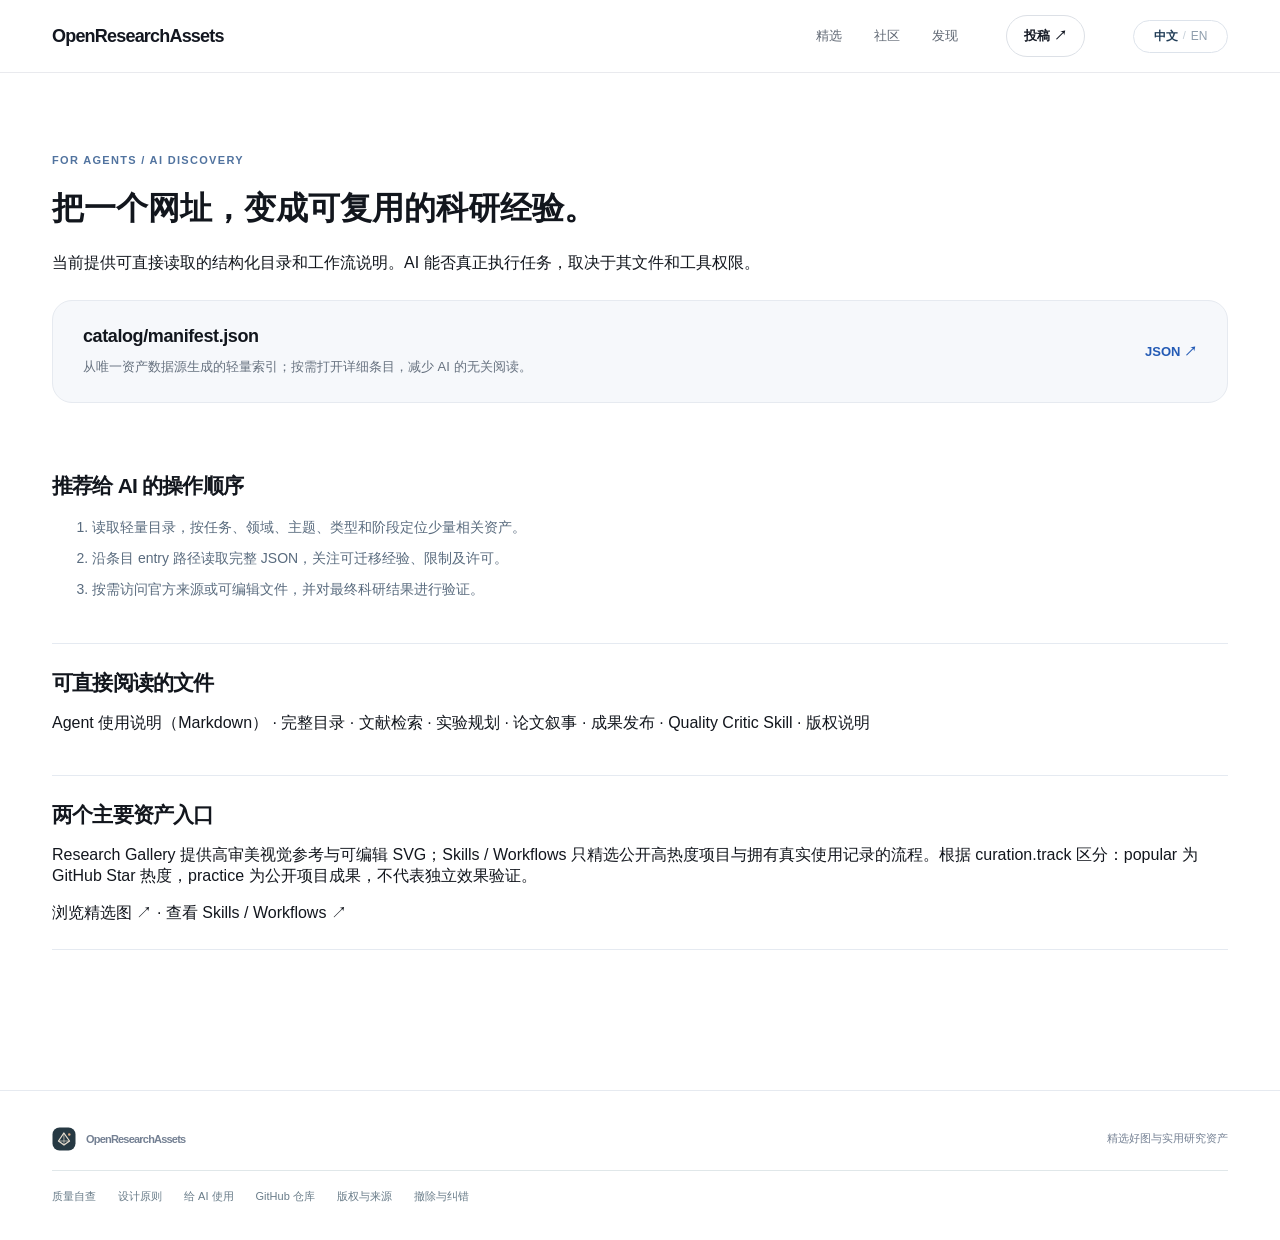
<file: for-agents/index.html>
<!doctype html>
<html lang="zh-CN"><head><meta charset="UTF-8"><meta name="viewport" content="width=device-width,initial-scale=1">
<title>AI 使用入口 · OpenResearchAssets</title><link rel="stylesheet" href="../css/site.css"><link rel="stylesheet" href="../css/design.css"><link rel="stylesheet" href="../css/catalog.css"></head>
<body><header class="site-header"><div class="nav-shell wrap"><a class="brand" href="../index.html">OpenResearchAssets</a><nav class="nav-links" id="site-nav" aria-label="Primary navigation" data-page="secondary" data-root="../"></nav><button class="lang-toggle" type="button">EN</button><button class="menu-toggle" aria-label="菜单" aria-controls="site-nav" aria-expanded="false"><span class="menu-icon"><span></span><span></span></span></button></div></header>
<main class="wrap ora-detail"><p class="ora-eyebrow">FOR AGENTS / AI DISCOVERY</p><h1 data-i18n-zh='["把一个网址，变成可复用的科研经验。"]' data-i18n-en='["A research catalog your agent can actually read."]'>把一个网址，变成可复用的科研经验。</h1>
<p data-i18n-zh='["当前提供可直接读取的结构化目录和工作流说明。AI 能否真正执行任务，取决于其文件和工具权限。"]' data-i18n-en='["The catalog and guidance are readable now. Completing tasks still requires the agent to have appropriate tools and file access."]'>当前提供可直接读取的结构化目录和工作流说明。AI 能否真正执行任务，取决于其文件和工具权限。</p>
<div class="ora-discover"><div><strong>catalog/manifest.json</strong><p data-i18n-zh='["从唯一资产数据源生成的轻量索引；按需打开详细条目，减少 AI 的无关阅读。"]' data-i18n-en='["A compact manifest generated from the canonical catalog. Fetch only relevant detailed JSON records."]'>唯一资产数据源；双语简介、领域、阶段、适用场景、许可与原始链接。</p></div><a href="../catalog/manifest.json">JSON ↗</a></div>
<section class="ora-lesson"><h2 data-i18n-zh='["推荐给 AI 的操作顺序"]' data-i18n-en='["Suggested agent procedure"]'>推荐给 AI 的操作顺序</h2><ol><li data-i18n-zh='["读取轻量目录，按任务、领域、主题、类型和阶段定位少量相关资产。"]' data-i18n-en='["Read the compact manifest and filter by task, domain, kind and stage."]'>根据当前任务，在目录中匹配科研阶段、领域、类型和使用条件。</li><li data-i18n-zh='["沿条目 entry 路径读取完整 JSON，关注可迁移经验、限制及许可。"]' data-i18n-en='["Load relevant entry JSON files and inspect lessons, limits and rights."]'>优先阅读最相关的少量资源，关注可迁移经验、注意事项和许可。</li><li data-i18n-zh='["按需访问官方来源或可编辑文件，并对最终科研结果进行验证。"]' data-i18n-en='["Open original sources or editable files as necessary and verify the outcome."]'>按需访问官方来源或可编辑文件，并对最终科研结果进行验证。</li></ol></section>
<section class="ora-lesson"><h2 data-i18n-zh='["可直接阅读的文件"]' data-i18n-en='["Directly readable files"]'>可直接阅读的文件</h2><p><a href="README.md">Agent 使用说明（Markdown）</a> · <a href="../catalog/index.json">完整目录</a> · <a href="../workflows/literature-triage.md">文献检索</a> · <a href="../workflows/experiment-planning.md">实验规划</a> · <a href="../workflows/paper-evidence-story.md">论文叙事</a> · <a href="../workflows/research-release.md">成果发布</a> · <a href="../skills/quality-critic/SKILL.md">Quality Critic Skill</a> · <a href="../docs/ASSET_POLICY.md">版权说明</a></p></section>
<section class="ora-lesson"><h2 data-i18n-zh='["两个主要资产入口"]' data-i18n-en='["Two principal collections"]'>两个主要资产入口</h2>
<p data-i18n-zh='["Research Gallery 提供高审美视觉参考与可编辑 SVG；Skills / Workflows 只精选公开高热度项目与拥有真实使用记录的流程。根据 curation.track 区分：popular 为 GitHub Star 热度，practice 为公开项目成果，不代表独立效果验证。"]' data-i18n-en='["Research Gallery contains outstanding visual references and editable SVGs. Skills / Workflows distinguish sourced GitHub popularity from workflows evidenced by project artifacts. Neither stars nor internal usage alone validates effectiveness."]'>Research Gallery 提供高审美视觉参考与可编辑 SVG；Skills / Workflows 只精选公开高热度项目与拥有真实使用记录的流程。根据 curation.track 区分：popular 为 GitHub Star 热度，practice 为公开项目成果，不代表独立效果验证。</p>
<a href="../index.html#gallery" data-i18n-zh='["浏览精选图 ↗"]' data-i18n-en='["Browse Gallery ↗"]'>浏览精选图 ↗</a> · <a href="../index.html#skills" data-i18n-zh='["查看 Skills / Workflows ↗"]' data-i18n-en='["Explore curated skills ↗"]'>查看 Skills / Workflows ↗</a></section>
</main><footer class="footer"><div class="wrap footer-inner"></div></footer><script src="../js/i18n.js"></script><script src="../js/navigation.js"></script></body></html>
</file>
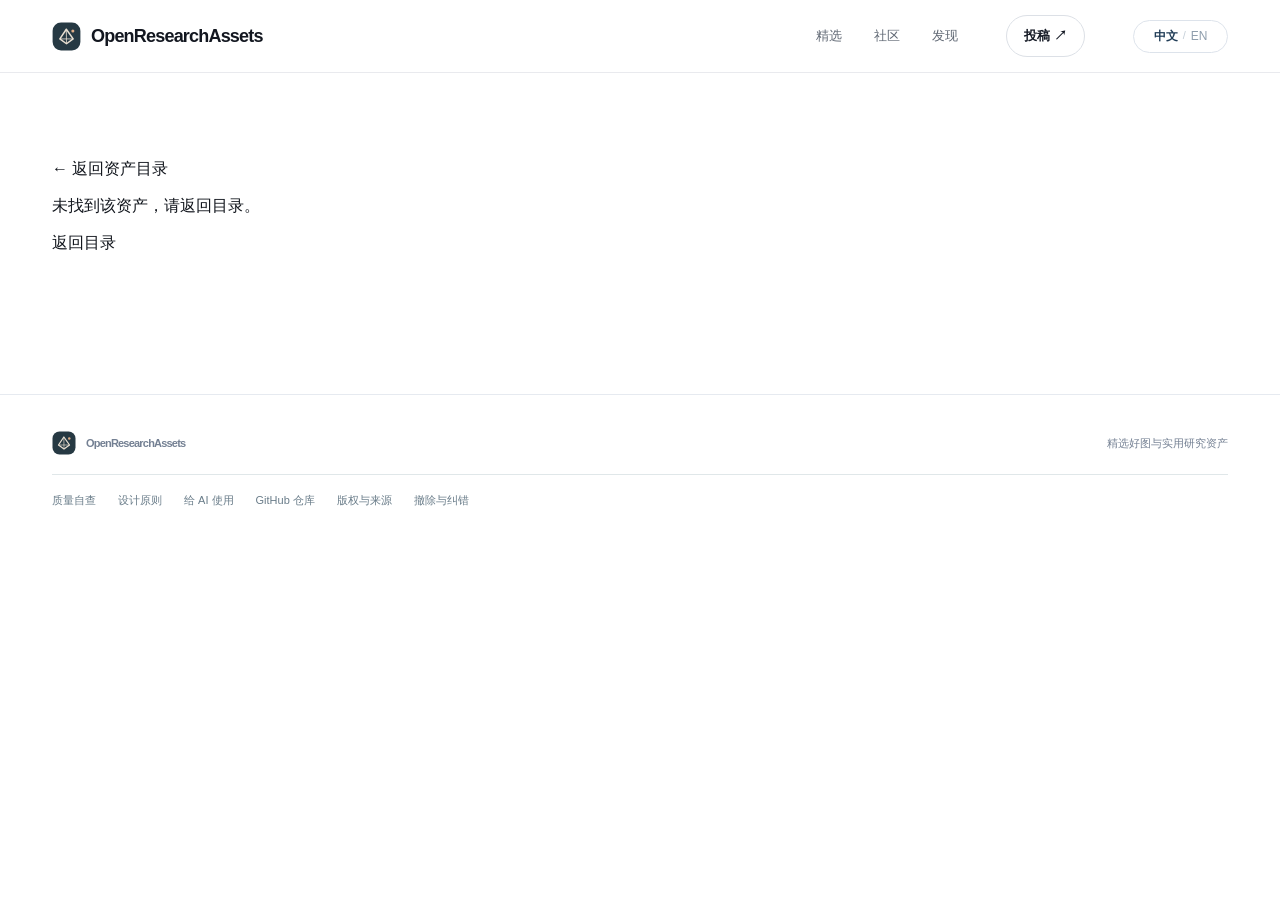
<file: asset.html>
<!doctype html>
<html lang="zh-CN"><head><meta charset="UTF-8"><meta name="viewport" content="width=device-width,initial-scale=1">
<title>科研资产 · OpenResearchAssets</title><meta name="description" content="科研资产详情：应用场景、可迁移经验、使用限制和官方来源。">
<link rel="stylesheet" href="css/site.css"><link rel="stylesheet" href="css/design.css"><link rel="stylesheet" href="css/catalog.css">
</head><body><a class="skip" href="#main">跳转到正文</a>
<header class="site-header"><div class="nav-shell wrap"><a class="brand" href="index.html"><img src="assets/mark.svg" alt="" width="29" height="29">OpenResearchAssets</a>
<nav class="nav-links" id="site-nav" aria-label="Primary navigation" data-page="secondary" data-root=""></nav><button class="lang-toggle" type="button" aria-label="Switch language">EN</button><button class="menu-toggle" type="button" aria-label="菜单" aria-controls="site-nav" aria-expanded="false"><span class="menu-icon"><span></span><span></span></span></button>
</div></header><main class="wrap ora-detail" id="main"><p><a href="index.html#references" data-i18n-zh='["← 返回资产目录"]' data-i18n-en='["← Back to catalog"]'>← 返回资产目录</a></p><div id="asset-detail" aria-live="polite"></div><section id="ora-community" class="ora-asset-community" aria-label="GitHub 资产点赞与评论" data-i18n-attrs='{"aria-label":["GitHub asset reactions and discussion","GitHub 资产点赞与评论"]}' hidden></section><noscript><p>查看资产详情需要启用 JavaScript。版权或来源异议请使用 <a href="https://github.com/OpenResearchAssets/openresearchassets.github.io/issues/new?template=asset-removal.yml">更正与撤除申请 / Rights correction and removal</a>。</p></noscript></main>
<footer class="footer"><div class="wrap footer-inner"></div></footer>
<script src="js/i18n.js"></script><script src="js/community.js"></script><script src="js/catalog.js"></script><script src="js/navigation.js"></script></body></html>
</file>
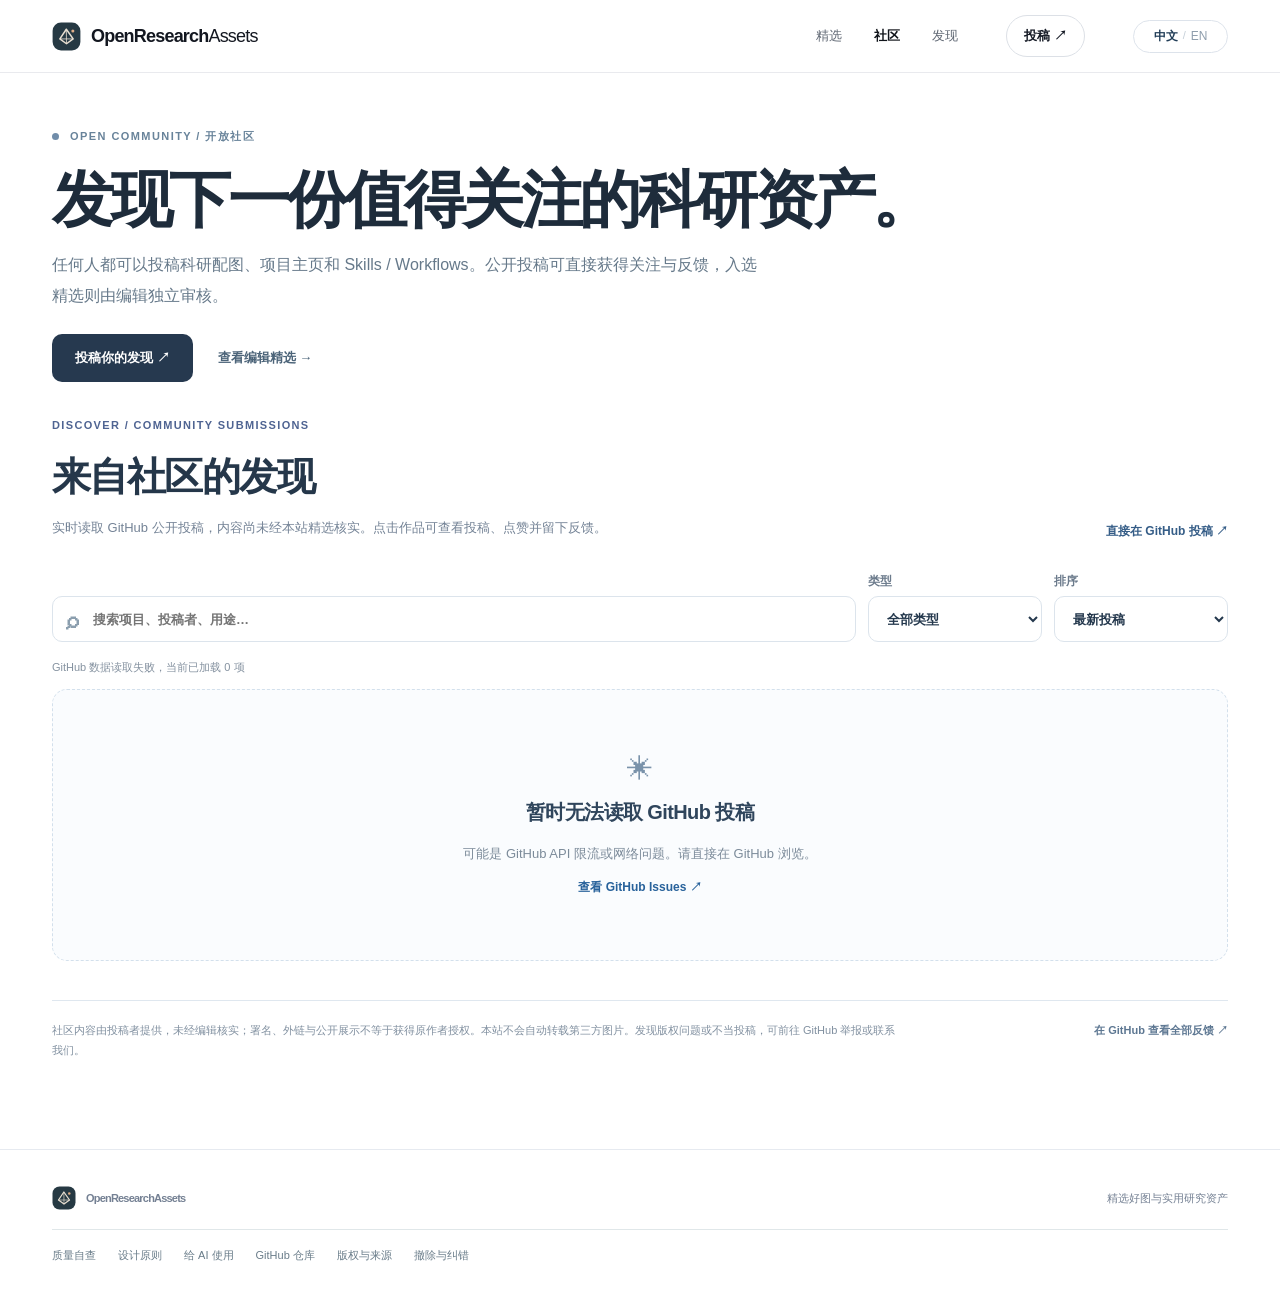
<file: community.html>
<!doctype html>
<html lang="zh-CN">
<head>
<meta charset="utf-8"><meta name="viewport" content="width=device-width,initial-scale=1">
<title data-i18n-zh='["Community · 社区发现 — OpenResearchAssets"]' data-i18n-en='["Community — OpenResearchAssets"]'>Community · 社区发现 — OpenResearchAssets</title>
<meta name="description" content="OpenResearchAssets 社区：任何 GitHub 用户都能推荐科研配图、科研项目主页和 Skills / Workflows，自由点赞、评论；精品另由编辑精选。"
data-i18n-attrs='{"content":["OpenResearchAssets community: open research asset submissions, GitHub reactions and feedback, independently curated selections.","OpenResearchAssets 社区：开放分享科研配图、项目主页、Skills / Workflows，并通过 GitHub 点赞和反馈。"]}'>
<meta name="theme-color" content="#ffffff">
<link rel="icon" href="assets/mark.svg" type="image/svg+xml">
<link rel="stylesheet" href="css/site.css"><link rel="stylesheet" href="css/design.css"><link rel="stylesheet" href="css/catalog.css"><link rel="stylesheet" href="css/community.css">
</head>
<body>
<a class="skip" href="#main" data-i18n-zh='["跳转到正文"]' data-i18n-en='["Skip to content"]'>跳转到正文</a>
<header class="site-header"><div class="nav-shell wrap">
<a class="brand" href="index.html" aria-label="OpenResearchAssets home"><img src="assets/mark.svg" alt="" width="29" height="29"><span>OpenResearch<span class="brand-light">Assets</span></span></a>
<nav class="nav-links" id="site-nav" aria-label="Primary navigation" data-page="community" data-root=""></nav>
<a class="nav-cta" href="contribute.html" data-i18n-zh='["我要投稿 ↗"]' data-i18n-en='["Submit an asset ↗"]'>我要投稿 ↗</a>
<button class="lang-toggle" type="button" aria-label="Switch to English">EN</button>
<button class="menu-toggle" type="button" aria-label="打开导航" aria-controls="site-nav" aria-expanded="false"><span class="menu-icon"><span></span><span></span></span></button>
</div></header>
<main id="main">
<section class="ora-community-hero wrap">
<div class="ora-community-topline"><span class="ora-community-dot" aria-hidden="true"></span> <span data-i18n-zh='["OPEN COMMUNITY / 开放社区"]' data-i18n-en='["OPEN COMMUNITY"]'>OPEN COMMUNITY / 开放社区</span></div>
<h1 data-i18n-zh='["发现下一份值得关注的科研资产。"]' data-i18n-en='["Discover the next research asset worth sharing."]'>好作品，值得被更多人看见。</h1>
<p class="ora-community-lead" data-i18n-zh='["任何人都可以投稿科研配图、项目主页和 Skills / Workflows。公开投稿可直接获得关注与反馈，入选精选则由编辑独立审核。"]' data-i18n-en='["Share scientific figures, project sites and useful Skills / Workflows. Submissions receive reactions immediately; editorial selection remains independent."]'>欢迎分享高审美科研配图、优秀项目主页和真正有用的 Skills / Workflows。无需经过编辑精选，也能获得社区的关注、点赞与反馈。</p>
<div class="ora-community-hero-actions"><a class="ora-community-primary" href="contribute.html" data-i18n-zh='["投稿你的发现 ↗"]' data-i18n-en='["Share a discovery ↗"]'>投稿你的发现 ↗</a><a class="ora-community-secondary" href="index.html#gallery" data-i18n-zh='["查看编辑精选 →"]' data-i18n-en='["Explore curated assets →"]'>查看编辑精选 →</a></div>
</section>

<section class="ora-community-feed wrap" id="submissions" aria-labelledby="community-heading">
<div class="ora-community-heading"><div><p class="section-index">DISCOVER / COMMUNITY SUBMISSIONS</p><h2 id="community-heading" data-i18n-zh='["来自社区的发现"]' data-i18n-en='["From the community"]'>来自社区的发现</h2><p data-i18n-zh='["实时读取 GitHub 公开投稿，内容尚未经本站精选核实。点击作品可查看投稿、点赞并留下反馈。"]' data-i18n-en='["Live GitHub submissions, not yet editorially verified. Open an issue to react, discuss or read the source."]'>实时读取 GitHub 公开投稿，内容尚未经本站精选核实。点击作品可查看投稿、点赞并留下反馈。</p></div><a class="ora-community-feed-submit" href="https://github.com/OpenResearchAssets/openresearchassets.github.io/issues/new?template=submit-asset.yml" target="_blank" rel="noopener noreferrer" data-i18n-zh='["直接在 GitHub 投稿 ↗"]' data-i18n-en='["Submit via GitHub ↗"]'>直接在 GitHub 投稿 ↗</a></div>
<div class="ora-community-controls">
<label class="ora-community-search"><span class="visually-hidden" data-i18n-zh='["搜索社区投稿"]' data-i18n-en='["Search submissions"]'>搜索社区投稿</span><span aria-hidden="true">⌕</span><input id="community-search" type="search" placeholder="搜索项目、投稿者、用途…" data-i18n-attrs='{"placeholder":["Search projects, contributors and uses…","搜索项目、投稿者、用途…"]}' autocomplete="off"></label>
<label><span data-i18n-zh='["类型"]' data-i18n-en='["Type"]'>类型</span><select id="community-kind"><option value="all" data-i18n-zh='["全部类型"]' data-i18n-en='["All types"]'>全部类型</option><option value="visual" data-i18n-zh='["科研配图"]' data-i18n-en='["Figures"]'>科研配图</option><option value="website" data-i18n-zh='["项目主页"]' data-i18n-en='["Project sites"]'>项目主页</option><option value="editable" data-i18n-zh='["可编辑素材"]' data-i18n-en='["Editable assets"]'>可编辑素材</option><option value="skill" data-i18n-zh='["Skills / Tools"]' data-i18n-en='["Skills / Tools"]'>Skills / Tools</option><option value="workflow" data-i18n-zh='["Workflows"]' data-i18n-en='["Workflows"]'>Workflows</option></select></label>
<label><span data-i18n-zh='["排序"]' data-i18n-en='["Sort"]'>排序</span><select id="community-sort"><option value="new" data-i18n-zh='["最新投稿"]' data-i18n-en='["Newest"]'>最新投稿</option><option value="popular" data-i18n-zh='["最多点赞"]' data-i18n-en='["Most liked"]'>最多点赞</option><option value="discussion" data-i18n-zh='["最多讨论"]' data-i18n-en='["Most discussed"]'>最多讨论</option></select></label>
</div>
<p class="ora-community-status" role="status" aria-live="polite" id="community-status" data-i18n-zh='["正在读取 GitHub 投稿…"]' data-i18n-en='["Loading submissions from GitHub…"]'>正在读取 GitHub 投稿…</p>
<div class="ora-community-grid" id="community-grid" aria-live="polite"></div>
<div class="ora-community-more"><button type="button" id="community-more" hidden data-i18n-zh='["加载更多投稿 ↓"]' data-i18n-en='["Load more submissions ↓"]'>加载更多投稿 ↓</button></div>
<div class="ora-community-policy"><p data-i18n-zh='["社区内容由投稿者提供，未经编辑核实；署名、外链与公开展示不等于获得原作者授权。本站不会自动转载第三方图片。发现版权问题或不当投稿，可前往 GitHub 举报或联系我们。"]' data-i18n-en='["Community posts are user-submitted and unverified. Attribution and external links do not grant redistribution rights. Third-party images are not automatically mirrored. Report problematic submissions via GitHub."]'>社区内容由投稿者提供，未经编辑核实；署名、外链与公开展示不等于获得原作者授权。本站不会自动转载第三方图片。发现版权问题或不当投稿，可前往 GitHub 举报或联系我们。</p>
<a href="https://github.com/OpenResearchAssets/openresearchassets.github.io/issues" target="_blank" rel="noopener noreferrer" data-i18n-zh='["在 GitHub 查看全部反馈 ↗"]' data-i18n-en='["Open GitHub Issues ↗"]'>在 GitHub 查看全部反馈 ↗</a></div>
</section>
</main>
<footer class="footer"><div class="wrap footer-inner"></div></footer>
<script src="js/i18n.js"></script><script src="js/community-page.js"></script><script src="js/navigation.js"></script>
</body></html>
</file>
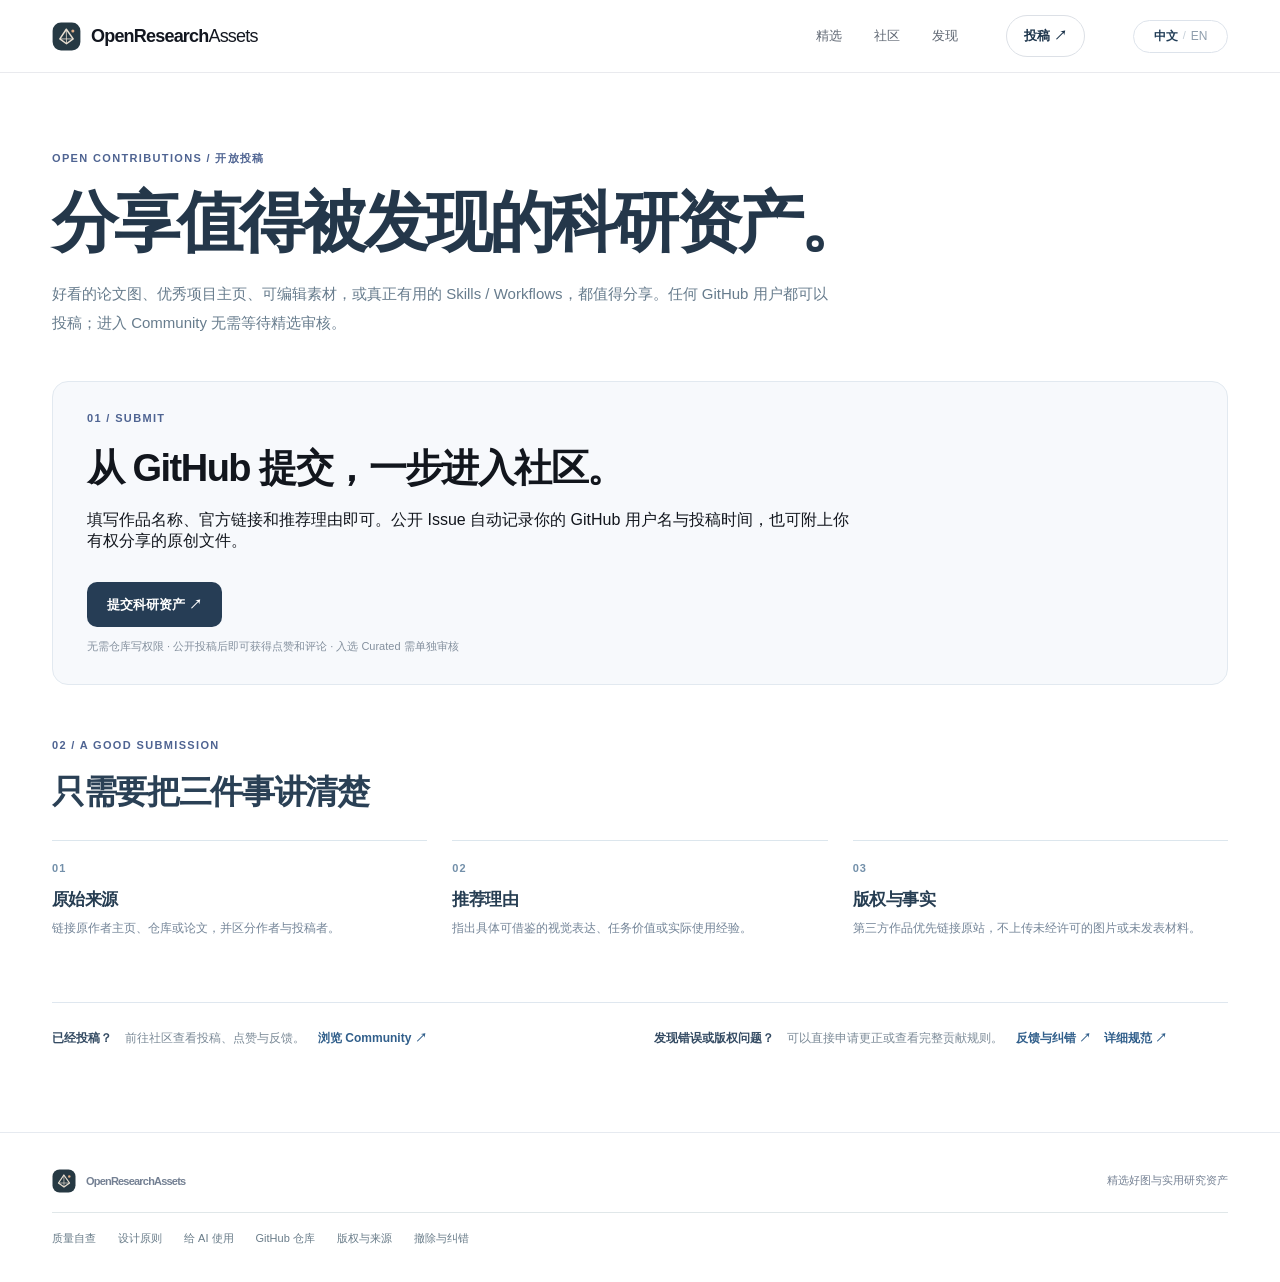
<file: contribute.html>
<!DOCTYPE html>

<html lang="zh-CN"><head><meta charset="utf-8"/><meta content="width=device-width,initial-scale=1" name="viewport"/><meta content="OpenResearchAssets：欢迎贡献可追溯的科研方法、工具、工作流与可编辑资产。" data-i18n-attrs='{"content": ["Contribute traceable research methods, workflows, tools and editable assets to OpenResearchAssets.", "OpenResearchAssets：精选科研视觉参考、原创可编辑 SVG 和可直接使用的人工质量自查工具。"]}' name="description"/><title data-i18n-en='["Contribute — OpenResearchAssets"]' data-i18n-zh='["参与贡献 — OpenResearchAssets"]'>参与贡献 — OpenResearchAssets</title><link href="assets/mark.svg" rel="icon" type="image/svg+xml"/><link href="css/site.css" rel="stylesheet"/><link href="css/design.css" rel="stylesheet"/><link href="css/catalog.css" rel="stylesheet"/></head><body><a class="skip" data-i18n-en='["Skip to content"]' data-i18n-zh='["跳转到正文"]' href="#main">跳转到正文</a><header class="site-header" id="top"><div class="nav-shell wrap"><a aria-label="OpenResearchAssets home" class="brand" href="index.html"><img alt="" height="29" src="assets/mark.svg" width="29"/><span>OpenResearch<span class="brand-light">Assets</span></span></a><nav class="nav-links" id="site-nav" aria-label="Primary navigation" data-page="contribute" data-root=""></nav><a aria-current="page" class="nav-cta" data-i18n-en='["Get involved "]' data-i18n-zh='["参与共建 "]' href="contribute.html">参与共建 <span aria-hidden="true">↗</span></a><button aria-label="Switch to English" class="lang-toggle" type="button">EN</button><button aria-controls="site-nav" aria-expanded="false" aria-label="Open navigation" class="menu-toggle" type="button"><span aria-hidden="true" class="menu-icon"><span></span><span></span></span></button></div></header><main id="main">
<section class="ora-submit-intro wrap">
<p class="section-index" data-i18n-zh='["OPEN CONTRIBUTIONS / 开放投稿"]' data-i18n-en='["OPEN CONTRIBUTIONS"]'>OPEN CONTRIBUTIONS / 开放投稿</p>
<h1 data-i18n-zh='["分享值得被发现的科研资产。"]' data-i18n-en='["Share something worth discovering."]'>分享值得被发现的科研资产。</h1>
<p data-i18n-zh='["好看的论文图、优秀项目主页、可编辑素材，或真正有用的 Skills / Workflows，都值得分享。任何 GitHub 用户都可以投稿；进入 Community 无需等待精选审核。"]' data-i18n-en='["Contribute a remarkable paper figure, a great project website, an editable template or a useful Skill / Workflow. Any GitHub user can submit; Community does not require editorial approval."]'>好看的论文图、优秀项目主页、可编辑素材，或真正有用的 Skills / Workflows，都值得分享。任何 GitHub 用户都可以投稿；进入 Community 无需等待精选审核。</p>
</section>
<section class="ora-community-submit wrap" aria-labelledby="ora-submit-title">
<div><p class="section-index">01 / SUBMIT</p><h2 id="ora-submit-title" data-i18n-zh='["从 GitHub 提交，一步进入社区。"]' data-i18n-en='["Submit via GitHub. Join the community."]'>从 GitHub 提交，一步进入社区。</h2>
<p data-i18n-zh='["填写作品名称、官方链接和推荐理由即可。公开 Issue 自动记录你的 GitHub 用户名与投稿时间，也可附上你有权分享的原创文件。"]' data-i18n-en='["Add an asset title, original source and reason to share. GitHub records your account and submission date; include original files only if you have the rights."]'>填写作品名称、官方链接和推荐理由即可。公开 Issue 自动记录你的 GitHub 用户名与投稿时间，也可附上你有权分享的原创文件。</p>
<a class="ora-submit-cta" href="https://github.com/OpenResearchAssets/openresearchassets.github.io/issues/new?template=submit-asset.yml" target="_blank" rel="noopener noreferrer" data-i18n-zh='["提交科研资产 ↗"]' data-i18n-en='["Submit a research asset ↗"]'>提交科研资产 ↗</a>
<p class="ora-submit-footnote" data-i18n-zh='["无需仓库写权限 · 公开投稿后即可获得点赞和评论 · 入选 Curated 需单独审核"]' data-i18n-en='["No repository write access needed · Public GitHub reactions · Curated selections are independently reviewed"]'>无需仓库写权限 · 公开投稿后即可获得点赞和评论 · 入选 Curated 需单独审核</p></div>
</section>
<section class="ora-submit-guidelines wrap" aria-labelledby="submit-checklist-title">
<p class="section-index">02 / A GOOD SUBMISSION</p>
<h2 id="submit-checklist-title" data-i18n-zh='["只需要把三件事讲清楚"]' data-i18n-en='["Three things that make a useful submission"]'>只需要把三件事讲清楚</h2>
<div class="ora-submit-guidelines-grid">
<div><span>01</span><h3 data-i18n-zh='["原始来源"]' data-i18n-en='["Original source"]'>原始来源</h3><p data-i18n-zh='["链接原作者主页、仓库或论文，并区分作者与投稿者。"]' data-i18n-en='["Link to the creator’s website, repository or paper, and credit the author separately from the submitter."]'>链接原作者主页、仓库或论文，并区分作者与投稿者。</p></div>
<div><span>02</span><h3 data-i18n-zh='["推荐理由"]' data-i18n-en='["Why it matters"]'>推荐理由</h3><p data-i18n-zh='["指出具体可借鉴的视觉表达、任务价值或实际使用经验。"]' data-i18n-en='["Explain a specific visual design insight, research use case or verified workflow benefit."]'>指出具体可借鉴的视觉表达、任务价值或实际使用经验。</p></div>
<div><span>03</span><h3 data-i18n-zh='["版权与事实"]' data-i18n-en='["Rights and accuracy"]'>版权与事实</h3><p data-i18n-zh='["第三方作品优先链接原站，不上传未经许可的图片或未发表材料。"]' data-i18n-en='["Link to third-party originals instead of uploading unlicensed media or unpublished work."]'>第三方作品优先链接原站，不上传未经许可的图片或未发表材料。</p></div>
</div>
</section>
<aside class="ora-submit-secondary wrap">
<div><strong data-i18n-zh='["已经投稿？"]' data-i18n-en='["Already contributed?"]'>已经投稿？</strong><span data-i18n-zh='["前往社区查看投稿、点赞与反馈。"]' data-i18n-en='["Find your submission, reactions and feedback in Community."]'>前往社区查看投稿、点赞与反馈。</span><a href="community.html" data-i18n-zh='["浏览 Community ↗"]' data-i18n-en='["Explore Community ↗"]'>浏览 Community ↗</a></div>
<div><strong data-i18n-zh='["发现错误或版权问题？"]' data-i18n-en='["Found an error or rights issue?"]'>发现错误或版权问题？</strong><span data-i18n-zh='["可以直接申请更正或查看完整贡献规则。"]' data-i18n-en='["Request a correction or review the complete contribution rules."]'>可以直接申请更正或查看完整贡献规则。</span><a href="https://github.com/OpenResearchAssets/openresearchassets.github.io/issues/new?template=catalog-correction.md" target="_blank" rel="noopener noreferrer" data-i18n-zh='["反馈与纠错 ↗"]' data-i18n-en='["Corrections ↗"]'>反馈与纠错 ↗</a><a href="https://github.com/OpenResearchAssets/openresearchassets.github.io/blob/main/CONTRIBUTING.md" target="_blank" rel="noopener noreferrer" data-i18n-zh='["详细规范 ↗"]' data-i18n-en='["Full guidelines ↗"]'>详细规范 ↗</a></div>
</aside>
</main><footer class="footer"><div class="wrap footer-inner"></div></footer><script src="js/i18n.js"></script><script src="js/navigation.js"></script></body></html>
</file>
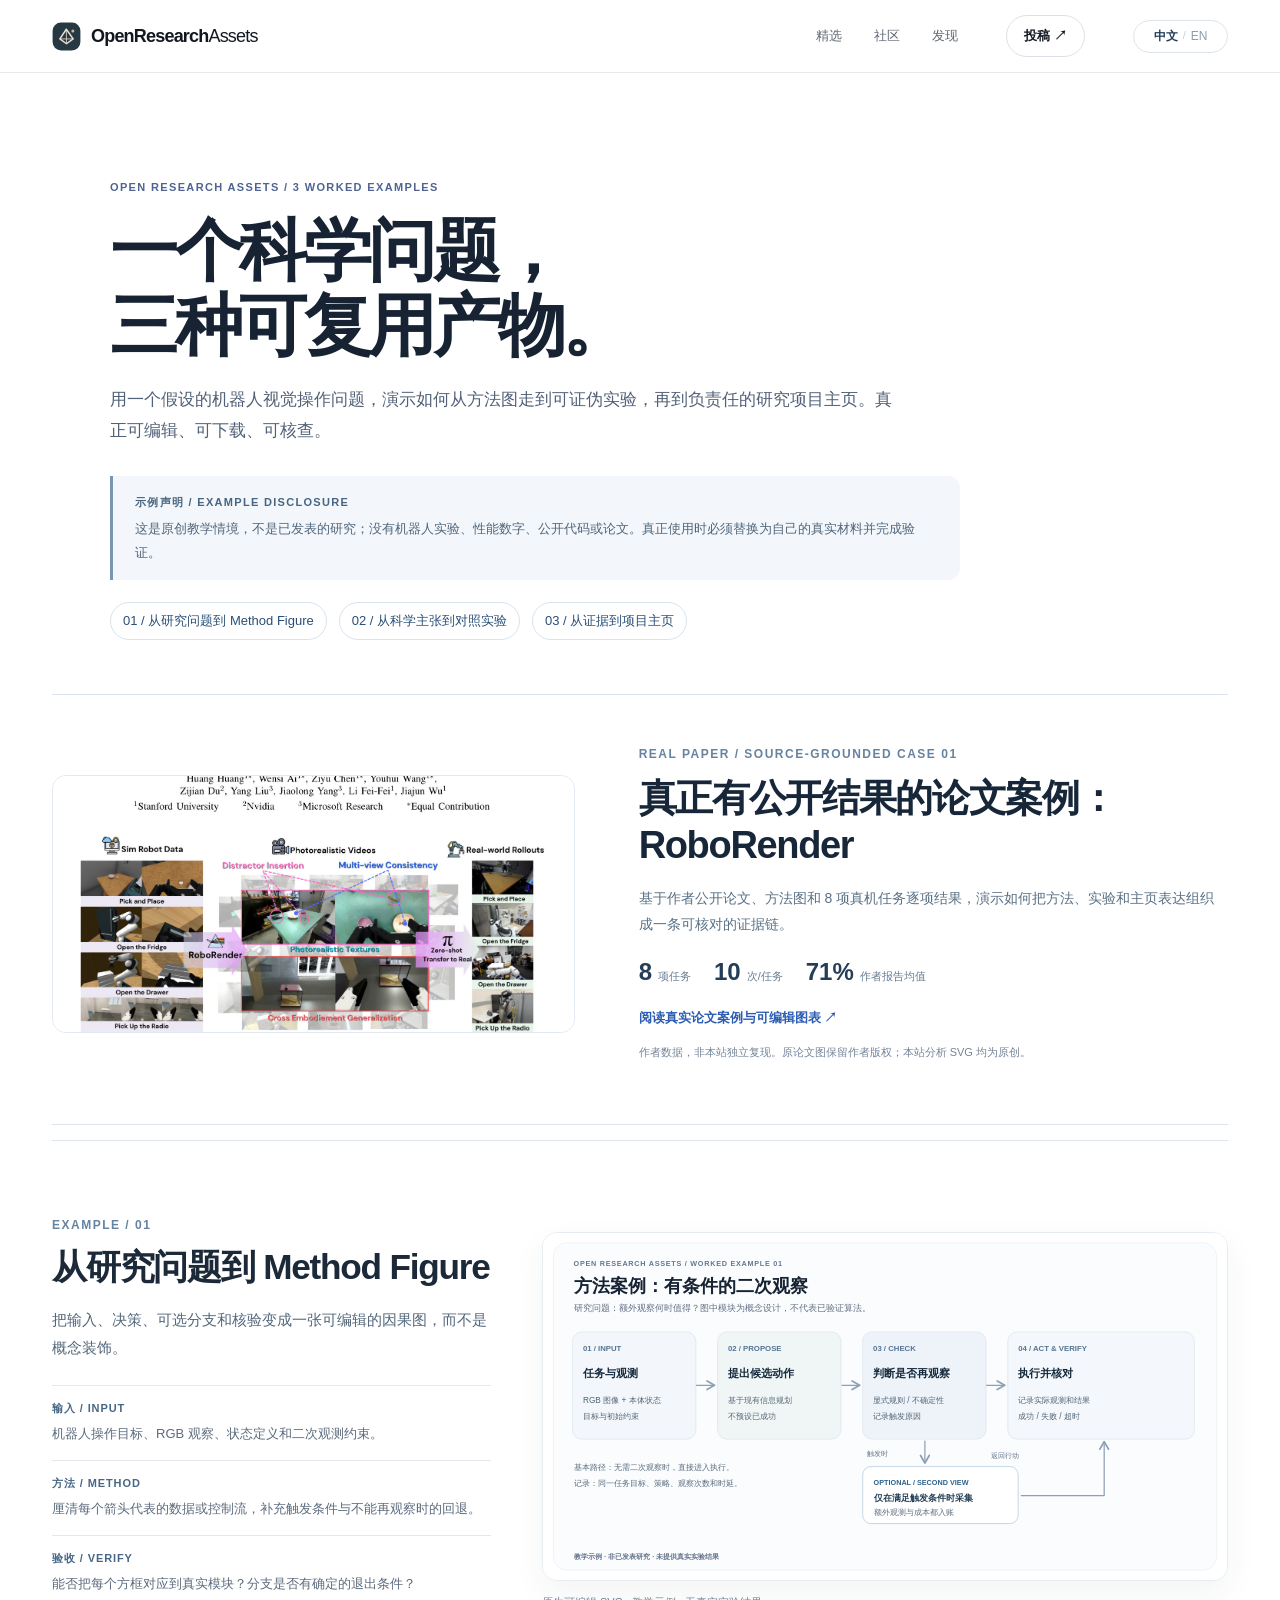
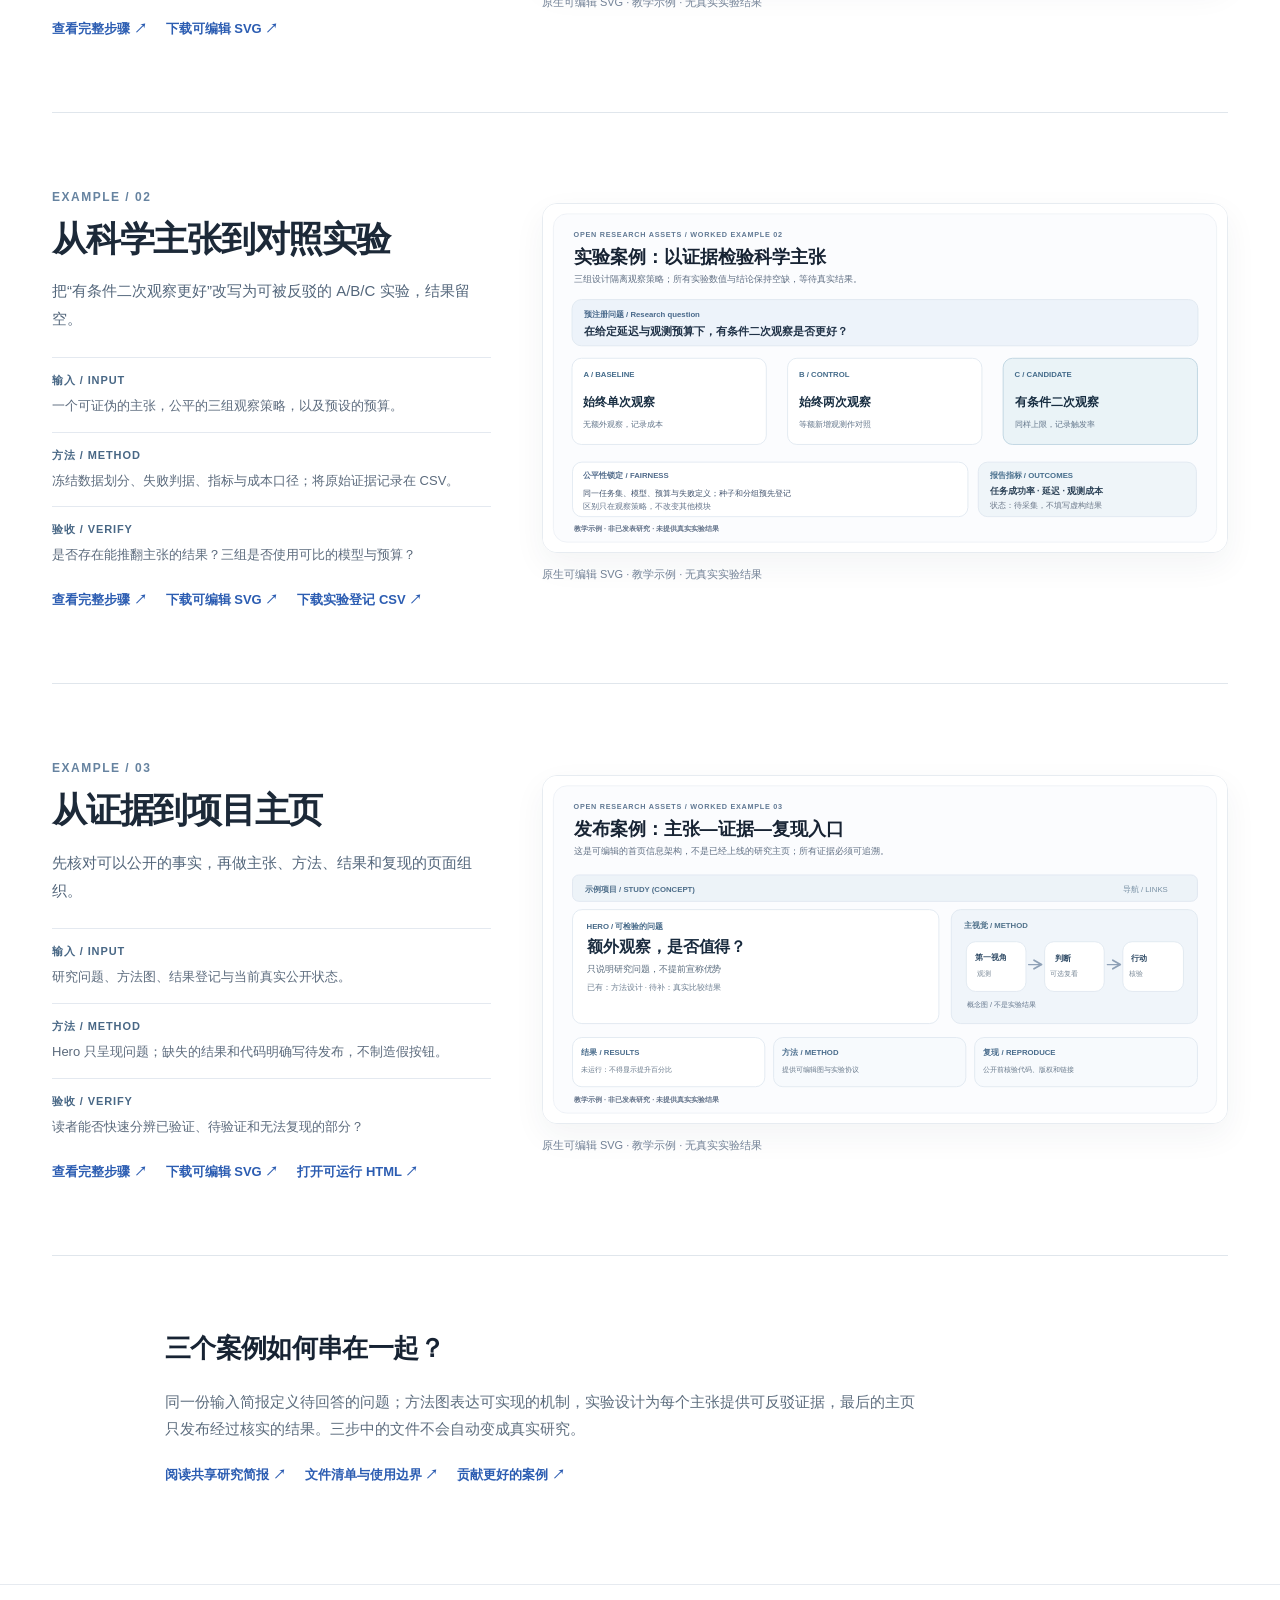
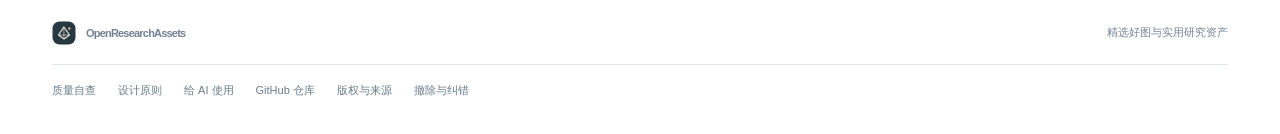
<file: examples.html>
<!doctype html>
<html lang="zh-CN">
<head><meta charset="utf-8"/><meta name="viewport" content="width=device-width,initial-scale=1"/>
<meta name="description" content="OpenResearchAssets 贯通式科研示例：从 Method Figure、实验设计到研究项目主页，附可编辑 SVG、实验登记与实际 HTML。" data-i18n-attrs='{&quot;content&quot;:[&quot;OpenResearchAssets worked examples: editable method diagram, controlled evaluation plan, and runnable project homepage template.&quot;,&quot;OpenResearchAssets 贯通式科研示例：从 Method Figure、实验设计到研究项目主页，附可编辑 SVG、实验登记与实际 HTML。&quot;]}'/>
<title data-i18n-zh='["完整科研案例 — OpenResearchAssets"]' data-i18n-en='["Worked research examples — OpenResearchAssets"]'>完整科研案例 — OpenResearchAssets</title>
<link rel="icon" href="assets/mark.svg" type="image/svg+xml"/>
<link rel="stylesheet" href="css/site.css"/><link rel="stylesheet" href="css/design.css"/><link rel="stylesheet" href="css/examples.css"/>
</head>
<body>
<a href="#main" class="skip"><span  data-i18n-zh='[&quot;跳转正文&quot;]' data-i18n-en='[&quot;Skip to content&quot;]'>跳转正文</span></a>
<header class="site-header" id="top"><div class="nav-shell wrap">
<a class="brand" href="index.html" aria-label="OpenResearchAssets home"><img src="assets/mark.svg" alt="" width="29" height="29"/><span>OpenResearch<span class="brand-light">Assets</span></span></a>
<nav class="nav-links" id="site-nav" aria-label="Primary navigation" data-page="secondary" data-root=""></nav>
<a class="nav-cta" href="contribute.html"><span  data-i18n-zh='[&quot;参与共建 ↗&quot;]' data-i18n-en='[&quot;Get involved ↗&quot;]'>参与共建 ↗</span></a><button class="lang-toggle" type="button" aria-label="Switch to English">EN</button><button class="menu-toggle" type="button" aria-expanded="false" aria-label="打开导航" aria-controls="site-nav"><span aria-hidden="true" class="menu-icon"><span></span><span></span></span></button>
</div></header>
<main id="main"><section class="ora-example-hero wrap">
<p class="section-index">OPEN RESEARCH ASSETS / 3 WORKED EXAMPLES</p>
<h1><span data-i18n-zh='["一个科学问题，"]' data-i18n-en='["One research question."]'>一个科学问题，</span><span class="ora-example-hero-line" data-i18n-zh='["三种可复用产物。"]' data-i18n-en='["Three reusable deliverables."]'>三种可复用产物。</span></h1>
<p class="ora-example-hero-lead" data-i18n-zh='[&quot;用一个假设的机器人视觉操作问题，演示如何从方法图走到可证伪实验，再到负责任的研究项目主页。真正可编辑、可下载、可核查。&quot;]' data-i18n-en='[&quot;A hypothetical vision-guided robotics question connects an editable method figure, a falsifiable experiment and an evidence-first project website. Every artifact can be inspected and adapted.&quot;]'>用一个假设的机器人视觉操作问题，演示如何从方法图走到可证伪实验，再到负责任的研究项目主页。真正可编辑、可下载、可核查。</p>
<div class="ora-example-warning"><strong>示例声明 / EXAMPLE DISCLOSURE</strong><p  data-i18n-zh='[&quot;这是原创教学情境，不是已发表的研究；没有机器人实验、性能数字、公开代码或论文。真正使用时必须替换为自己的真实材料并完成验证。&quot;]' data-i18n-en='[&quot;This is an original teaching scenario, not published research. No robot trials, performance measurements, public code or paper are claimed. Replace all placeholders with validated material.&quot;]'>这是原创教学情境，不是已发表的研究；没有机器人实验、性能数字、公开代码或论文。真正使用时必须替换为自己的真实材料并完成验证。</p></div>
<nav class="ora-example-quicklinks" aria-label="Examples"><a href="#method">01 / <span  data-i18n-zh='[&quot;从研究问题到 Method Figure&quot;]' data-i18n-en='[&quot;From research question to method figure&quot;]'>从研究问题到 Method Figure</span></a><a href="#experiment">02 / <span  data-i18n-zh='[&quot;从科学主张到对照实验&quot;]' data-i18n-en='[&quot;From claim to controlled experiment&quot;]'>从科学主张到对照实验</span></a><a href="#release">03 / <span  data-i18n-zh='[&quot;从证据到项目主页&quot;]' data-i18n-en='[&quot;From evidence to project homepage&quot;]'>从证据到项目主页</span></a></nav>
</section><section class="ora-real-feature wrap" id="real-paper" aria-labelledby="ora-real-paper-title">
<div class="ora-real-feature-img"><a href="examples/roborender.html" aria-label="RoboRender source-grounded research case"><img src="assets/third-party/roborender/figure1-overview.jpg" width="800" height="600" loading="lazy" alt="RoboRender 论文 Figure 1 已核实评论缩略图（作者：Huang Huang 等）"/></a></div>
<div class="ora-real-feature-copy"><p class="ora-example-n">REAL PAPER / SOURCE-GROUNDED CASE 01</p>
<h2 id="ora-real-paper-title" data-i18n-zh='["真正有公开结果的论文案例：RoboRender"]' data-i18n-en='["A real paper case with traceable results: RoboRender"]'>真正有公开结果的论文案例：RoboRender</h2>
<p data-i18n-zh='["基于作者公开论文、方法图和 8 项真机任务逐项结果，演示如何把方法、实验和主页表达组织成一条可核对的证据链。"]' data-i18n-en='["Follow a real paper, method and itemized outcomes on eight robot tasks to rebuild a traceable chain from mechanism to experiments to public communication."]'>基于作者公开论文、方法图和 8 项真机任务逐项结果，演示如何把方法、实验和主页表达组织成一条可核对的证据链。</p>
<div class="ora-real-feature-metrics"><span><strong>8</strong><small data-i18n-zh='["项任务"]' data-i18n-en='["tasks"]'>项任务</small></span><span><strong>10</strong><small data-i18n-zh='["次/任务"]' data-i18n-en='["rollouts per task"]'>次/任务</small></span><span><strong>71%</strong><small data-i18n-zh='["作者报告均值"]' data-i18n-en='["author-reported mean"]'>作者报告均值</small></span></div>
<a class="ora-example-link" href="examples/roborender.html"><span data-i18n-zh='["阅读真实论文案例与可编辑图表 ↗"]' data-i18n-en='["Read the real-paper case and editable analysis ↗"]'>阅读真实论文案例与可编辑图表 ↗</span></a>
<p class="ora-real-feature-disclosure" data-i18n-zh='["作者数据，非本站独立复现。原论文图保留作者版权；本站分析 SVG 均为原创。"]' data-i18n-en='["Author-reported data, not independently reproduced. Paper thumbnail retains its rights; analysis SVGs are our originals."]'>作者数据，非本站独立复现。原论文图保留作者版权；本站分析 SVG 均为原创。</p></div></section><div class="ora-example-stack wrap"><section class="ora-example" id="method" aria-labelledby="example-method-title"><div class="ora-example-copy"><p class="ora-example-n">EXAMPLE / 01</p>
<h2 id="example-method-title" data-i18n-zh='[&quot;从研究问题到 Method Figure&quot;]' data-i18n-en='[&quot;From research question to method figure&quot;]'>从研究问题到 Method Figure</h2>
<p class="ora-example-lead" data-i18n-zh='[&quot;把输入、决策、可选分支和核验变成一张可编辑的因果图，而不是概念装饰。&quot;]' data-i18n-en='[&quot;Turn inputs, gates, conditional paths and verification into an editable causal diagram, not decoration.&quot;]'>把输入、决策、可选分支和核验变成一张可编辑的因果图，而不是概念装饰。</p>
<div class="ora-example-point"><strong  data-i18n-zh='[&quot;输入 / INPUT&quot;]' data-i18n-en='[&quot;INPUT&quot;]'>输入 / INPUT</strong><p  data-i18n-zh='[&quot;机器人操作目标、RGB 观察、状态定义和二次观测约束。&quot;]' data-i18n-en='[&quot;Goal, RGB observation, robot state definition and second-view constraints.&quot;]'>机器人操作目标、RGB 观察、状态定义和二次观测约束。</p></div>
<div class="ora-example-point"><strong  data-i18n-zh='[&quot;方法 / METHOD&quot;]' data-i18n-en='[&quot;METHOD&quot;]'>方法 / METHOD</strong><p  data-i18n-zh='[&quot;厘清每个箭头代表的数据或控制流，补充触发条件与不能再观察时的回退。&quot;]' data-i18n-en='[&quot;Define information and control flow; specify the trigger and the fallback if another view is unavailable.&quot;]'>厘清每个箭头代表的数据或控制流，补充触发条件与不能再观察时的回退。</p></div>
<div class="ora-example-point"><strong  data-i18n-zh='[&quot;验收 / VERIFY&quot;]' data-i18n-en='[&quot;VERIFY&quot;]'>验收 / VERIFY</strong><p  data-i18n-zh='[&quot;能否把每个方框对应到真实模块？分支是否有确定的退出条件？&quot;]' data-i18n-en='[&quot;Does every block map to a real module, and does each optional branch have a defined exit?&quot;]'>能否把每个方框对应到真实模块？分支是否有确定的退出条件？</p></div>
<div class="ora-example-actions"><a class="ora-example-link" href="examples/method-figure.zh.md" data-i18n-attrs='{&quot;href&quot;:[&quot;examples/method-figure.en.md&quot;,&quot;examples/method-figure.zh.md&quot;]}'><span  data-i18n-zh='[&quot;查看完整步骤 ↗&quot;]' data-i18n-en='[&quot;Read the full walkthrough ↗&quot;]'>查看完整步骤 ↗</span></a><a class="ora-example-link" href="assets/examples/method-figure.zh.svg" data-i18n-attrs='{&quot;href&quot;:[&quot;assets/examples/method-figure.en.svg&quot;,&quot;assets/examples/method-figure.zh.svg&quot;],&quot;download&quot;:[&quot;method-figure.en.svg&quot;,&quot;method-figure.zh.svg&quot;]}' download="method-figure.zh.svg"><span  data-i18n-zh='[&quot;下载可编辑 SVG ↗&quot;]' data-i18n-en='[&quot;Download editable SVG ↗&quot;]'>下载可编辑 SVG ↗</span></a></div></div>
<div class="ora-example-visual"><img src="assets/examples/method-figure.zh.svg" data-i18n-attrs='{&quot;src&quot;:[&quot;assets/examples/method-figure.en.svg&quot;,&quot;assets/examples/method-figure.zh.svg&quot;],&quot;alt&quot;:[&quot;From research question to method figure (original conceptual vector diagram)&quot;,&quot;从研究问题到 Method Figure（原创概念矢量图）&quot;]}' alt="从研究问题到 Method Figure（原创概念矢量图）" width="1320" height="670" loading="lazy"/>
<p class="ora-example-caption" data-i18n-zh='[&quot;原生可编辑 SVG · 教学示例 · 无真实实验结果&quot;]' data-i18n-en='[&quot;Native editable SVG · teaching example · no empirical results&quot;]'>原生可编辑 SVG · 教学示例 · 无真实实验结果</p></div></section>
<section class="ora-example" id="experiment" aria-labelledby="example-experiment-title"><div class="ora-example-copy"><p class="ora-example-n">EXAMPLE / 02</p>
<h2 id="example-experiment-title" data-i18n-zh='[&quot;从科学主张到对照实验&quot;]' data-i18n-en='[&quot;From claim to controlled experiment&quot;]'>从科学主张到对照实验</h2>
<p class="ora-example-lead" data-i18n-zh='[&quot;把“有条件二次观察更好”改写为可被反驳的 A/B/C 实验，结果留空。&quot;]' data-i18n-en='[&quot;Turn an intuition about extra observations into falsifiable A/B/C comparisons; leave results blank.&quot;]'>把“有条件二次观察更好”改写为可被反驳的 A/B/C 实验，结果留空。</p>
<div class="ora-example-point"><strong  data-i18n-zh='[&quot;输入 / INPUT&quot;]' data-i18n-en='[&quot;INPUT&quot;]'>输入 / INPUT</strong><p  data-i18n-zh='[&quot;一个可证伪的主张，公平的三组观察策略，以及预设的预算。&quot;]' data-i18n-en='[&quot;Falsifiable hypothesis, three observation policies and predeclared resource budgets.&quot;]'>一个可证伪的主张，公平的三组观察策略，以及预设的预算。</p></div>
<div class="ora-example-point"><strong  data-i18n-zh='[&quot;方法 / METHOD&quot;]' data-i18n-en='[&quot;METHOD&quot;]'>方法 / METHOD</strong><p  data-i18n-zh='[&quot;冻结数据划分、失败判据、指标与成本口径；将原始证据记录在 CSV。&quot;]' data-i18n-en='[&quot;Freeze splits, failure definitions, measures and cost accounting; log evidence in CSV.&quot;]'>冻结数据划分、失败判据、指标与成本口径；将原始证据记录在 CSV。</p></div>
<div class="ora-example-point"><strong  data-i18n-zh='[&quot;验收 / VERIFY&quot;]' data-i18n-en='[&quot;VERIFY&quot;]'>验收 / VERIFY</strong><p  data-i18n-zh='[&quot;是否存在能推翻主张的结果？三组是否使用可比的模型与预算？&quot;]' data-i18n-en='[&quot;Could an outcome falsify the claim? Are models and evaluation budgets comparable?&quot;]'>是否存在能推翻主张的结果？三组是否使用可比的模型与预算？</p></div>
<div class="ora-example-actions"><a class="ora-example-link" href="examples/experiment-design.zh.md" data-i18n-attrs='{&quot;href&quot;:[&quot;examples/experiment-design.en.md&quot;,&quot;examples/experiment-design.zh.md&quot;]}'><span  data-i18n-zh='[&quot;查看完整步骤 ↗&quot;]' data-i18n-en='[&quot;Read the full walkthrough ↗&quot;]'>查看完整步骤 ↗</span></a><a class="ora-example-link" href="assets/examples/experiment-design.zh.svg" data-i18n-attrs='{&quot;href&quot;:[&quot;assets/examples/experiment-design.en.svg&quot;,&quot;assets/examples/experiment-design.zh.svg&quot;],&quot;download&quot;:[&quot;experiment-design.en.svg&quot;,&quot;experiment-design.zh.svg&quot;]}' download="experiment-design.zh.svg"><span  data-i18n-zh='[&quot;下载可编辑 SVG ↗&quot;]' data-i18n-en='[&quot;Download editable SVG ↗&quot;]'>下载可编辑 SVG ↗</span></a><a class="ora-example-link" href="examples/evidence-register.csv"><span  data-i18n-zh='[&quot;下载实验登记 CSV ↗&quot;]' data-i18n-en='[&quot;Download evidence register CSV ↗&quot;]'>下载实验登记 CSV ↗</span></a></div></div>
<div class="ora-example-visual"><img src="assets/examples/experiment-design.zh.svg" data-i18n-attrs='{&quot;src&quot;:[&quot;assets/examples/experiment-design.en.svg&quot;,&quot;assets/examples/experiment-design.zh.svg&quot;],&quot;alt&quot;:[&quot;From claim to controlled experiment (original conceptual vector diagram)&quot;,&quot;从科学主张到对照实验（原创概念矢量图）&quot;]}' alt="从科学主张到对照实验（原创概念矢量图）" width="1320" height="670" loading="lazy"/>
<p class="ora-example-caption" data-i18n-zh='[&quot;原生可编辑 SVG · 教学示例 · 无真实实验结果&quot;]' data-i18n-en='[&quot;Native editable SVG · teaching example · no empirical results&quot;]'>原生可编辑 SVG · 教学示例 · 无真实实验结果</p></div></section>
<section class="ora-example" id="release" aria-labelledby="example-release-title"><div class="ora-example-copy"><p class="ora-example-n">EXAMPLE / 03</p>
<h2 id="example-release-title" data-i18n-zh='[&quot;从证据到项目主页&quot;]' data-i18n-en='[&quot;From evidence to project homepage&quot;]'>从证据到项目主页</h2>
<p class="ora-example-lead" data-i18n-zh='[&quot;先核对可以公开的事实，再做主张、方法、结果和复现的页面组织。&quot;]' data-i18n-en='[&quot;Audit publishable facts before organizing claims, methods, outcomes and replication links.&quot;]'>先核对可以公开的事实，再做主张、方法、结果和复现的页面组织。</p>
<div class="ora-example-point"><strong  data-i18n-zh='[&quot;输入 / INPUT&quot;]' data-i18n-en='[&quot;INPUT&quot;]'>输入 / INPUT</strong><p  data-i18n-zh='[&quot;研究问题、方法图、结果登记与当前真实公开状态。&quot;]' data-i18n-en='[&quot;Research question, method figure, evidence register and actual publication status.&quot;]'>研究问题、方法图、结果登记与当前真实公开状态。</p></div>
<div class="ora-example-point"><strong  data-i18n-zh='[&quot;方法 / METHOD&quot;]' data-i18n-en='[&quot;METHOD&quot;]'>方法 / METHOD</strong><p  data-i18n-zh='[&quot;Hero 只呈现问题；缺失的结果和代码明确写待发布，不制造假按钮。&quot;]' data-i18n-en='[&quot;Lead with the question; mark missing results and code as unavailable, with no fake calls-to-action.&quot;]'>Hero 只呈现问题；缺失的结果和代码明确写待发布，不制造假按钮。</p></div>
<div class="ora-example-point"><strong  data-i18n-zh='[&quot;验收 / VERIFY&quot;]' data-i18n-en='[&quot;VERIFY&quot;]'>验收 / VERIFY</strong><p  data-i18n-zh='[&quot;读者能否快速分辨已验证、待验证和无法复现的部分？&quot;]' data-i18n-en='[&quot;Can readers distinguish validated, pending and unavailable material immediately?&quot;]'>读者能否快速分辨已验证、待验证和无法复现的部分？</p></div>
<div class="ora-example-actions"><a class="ora-example-link" href="examples/project-homepage.zh.md" data-i18n-attrs='{&quot;href&quot;:[&quot;examples/project-homepage.en.md&quot;,&quot;examples/project-homepage.zh.md&quot;]}'><span  data-i18n-zh='[&quot;查看完整步骤 ↗&quot;]' data-i18n-en='[&quot;Read the full walkthrough ↗&quot;]'>查看完整步骤 ↗</span></a><a class="ora-example-link" href="assets/examples/project-homepage.zh.svg" data-i18n-attrs='{&quot;href&quot;:[&quot;assets/examples/project-homepage.en.svg&quot;,&quot;assets/examples/project-homepage.zh.svg&quot;],&quot;download&quot;:[&quot;project-homepage.en.svg&quot;,&quot;project-homepage.zh.svg&quot;]}' download="project-homepage.zh.svg"><span  data-i18n-zh='[&quot;下载可编辑 SVG ↗&quot;]' data-i18n-en='[&quot;Download editable SVG ↗&quot;]'>下载可编辑 SVG ↗</span></a><a class="ora-example-link" href="examples/sample-project.html"><span  data-i18n-zh='[&quot;打开可运行 HTML ↗&quot;]' data-i18n-en='[&quot;Open runnable HTML demo ↗&quot;]'>打开可运行 HTML ↗</span></a></div></div>
<div class="ora-example-visual"><img src="assets/examples/project-homepage.zh.svg" data-i18n-attrs='{&quot;src&quot;:[&quot;assets/examples/project-homepage.en.svg&quot;,&quot;assets/examples/project-homepage.zh.svg&quot;],&quot;alt&quot;:[&quot;From evidence to project homepage (original conceptual vector diagram)&quot;,&quot;从证据到项目主页（原创概念矢量图）&quot;]}' alt="从证据到项目主页（原创概念矢量图）" width="1320" height="670" loading="lazy"/>
<p class="ora-example-caption" data-i18n-zh='[&quot;原生可编辑 SVG · 教学示例 · 无真实实验结果&quot;]' data-i18n-en='[&quot;Native editable SVG · teaching example · no empirical results&quot;]'>原生可编辑 SVG · 教学示例 · 无真实实验结果</p></div></section>
</div>
<section class="ora-example-outro wrap"><h2  data-i18n-zh='[&quot;三个案例如何串在一起？&quot;]' data-i18n-en='[&quot;How do the examples connect?&quot;]'>三个案例如何串在一起？</h2>
<p  data-i18n-zh='[&quot;同一份输入简报定义待回答的问题；方法图表达可实现的机制，实验设计为每个主张提供可反驳证据，最后的主页只发布经过核实的结果。三步中的文件不会自动变成真实研究。&quot;]' data-i18n-en='[&quot;One shared brief defines the question; the method diagram describes the mechanism, the protocol tests the claim, and the website only presents verified evidence. None of these files automatically become a real study.&quot;]'>同一份输入简报定义待回答的问题；方法图表达可实现的机制，实验设计为每个主张提供可反驳证据，最后的主页只发布经过核实的结果。三步中的文件不会自动变成真实研究。</p>
<div class="ora-example-actions"><a class="ora-example-link" href="examples/research-brief.md"><span  data-i18n-zh='[&quot;阅读共享研究简报 ↗&quot;]' data-i18n-en='[&quot;Read the shared research brief ↗&quot;]'>阅读共享研究简报 ↗</span></a><a class="ora-example-link" href="examples/README.md"><span  data-i18n-zh='[&quot;文件清单与使用边界 ↗&quot;]' data-i18n-en='[&quot;File index and usage limits ↗&quot;]'>文件清单与使用边界 ↗</span></a><a class="ora-example-link" href="contribute.html"><span  data-i18n-zh='[&quot;贡献更好的案例 ↗&quot;]' data-i18n-en='[&quot;Contribute a case ↗&quot;]'>贡献更好的案例 ↗</span></a></div></section>
</main>
<footer class="footer"><div class="wrap footer-inner"></div></footer>
<script src="js/i18n.js"></script><script src="js/navigation.js"></script>
</body></html>
</file>
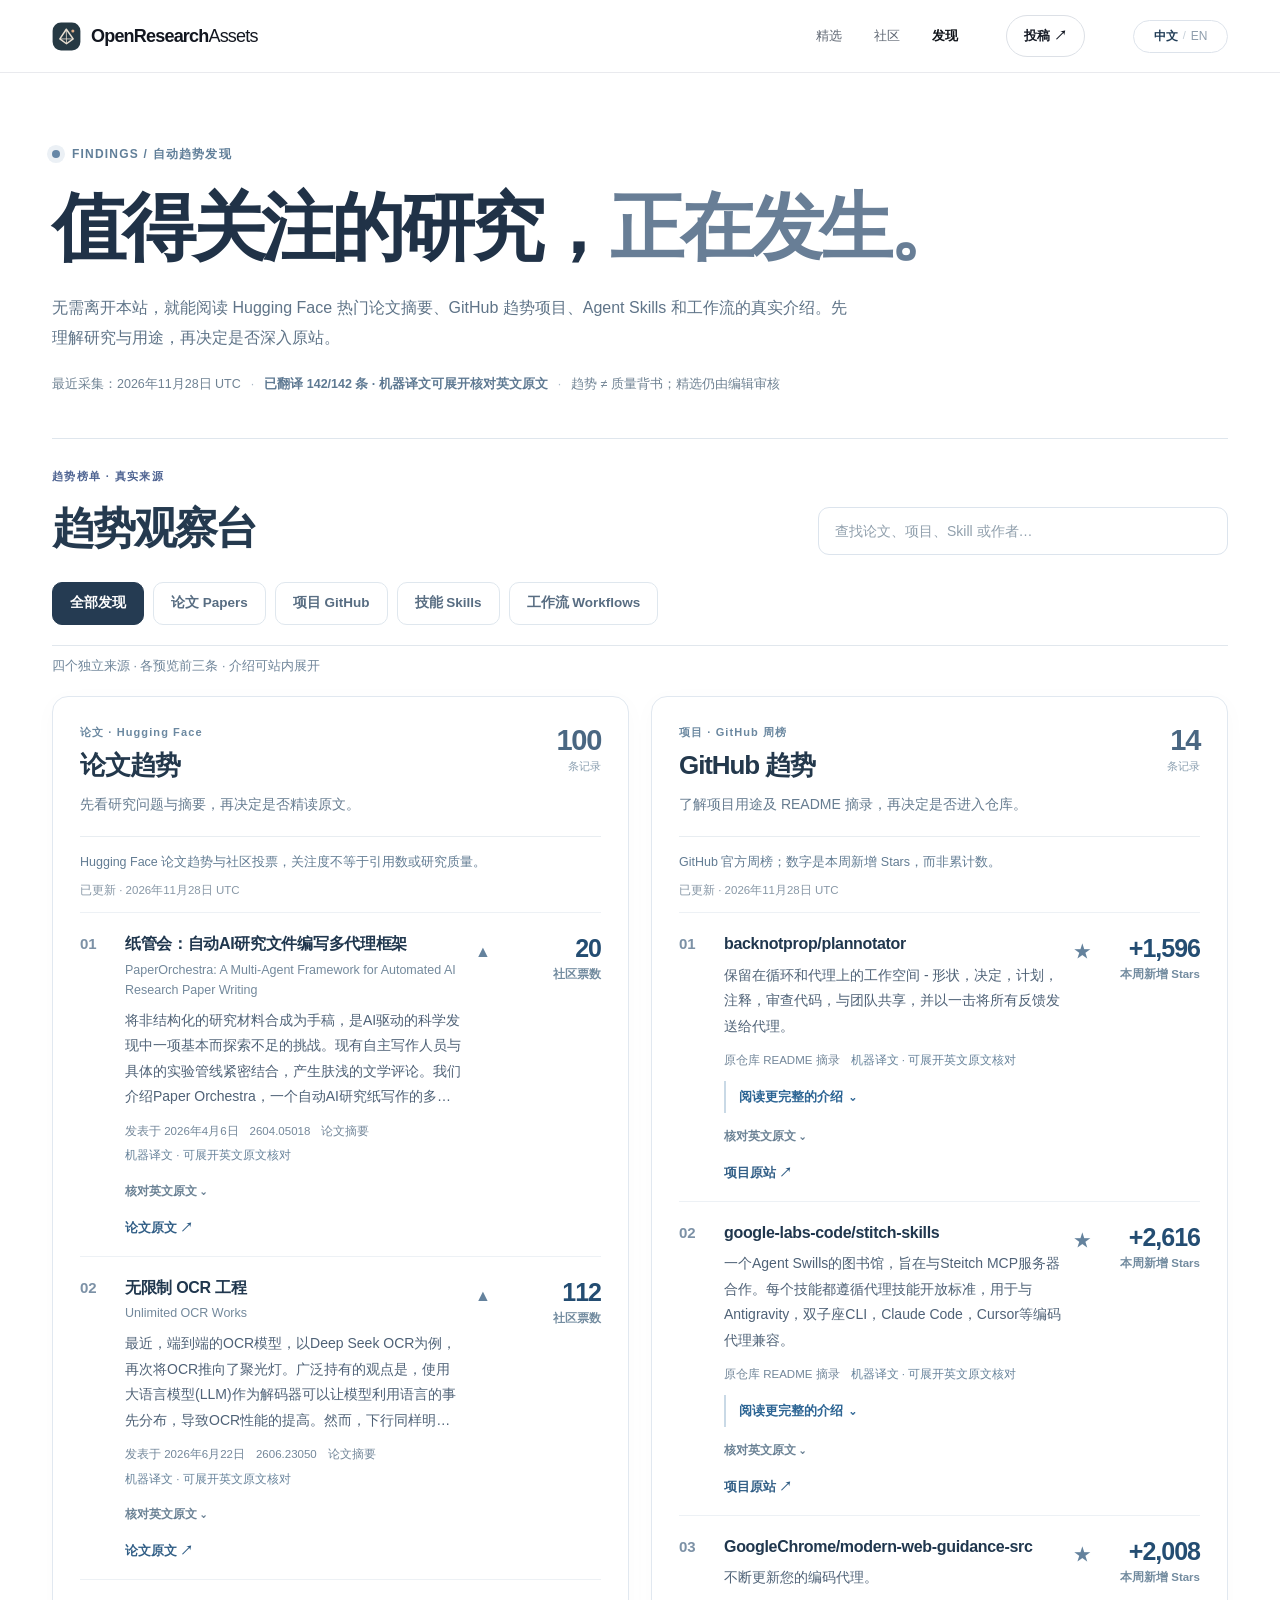
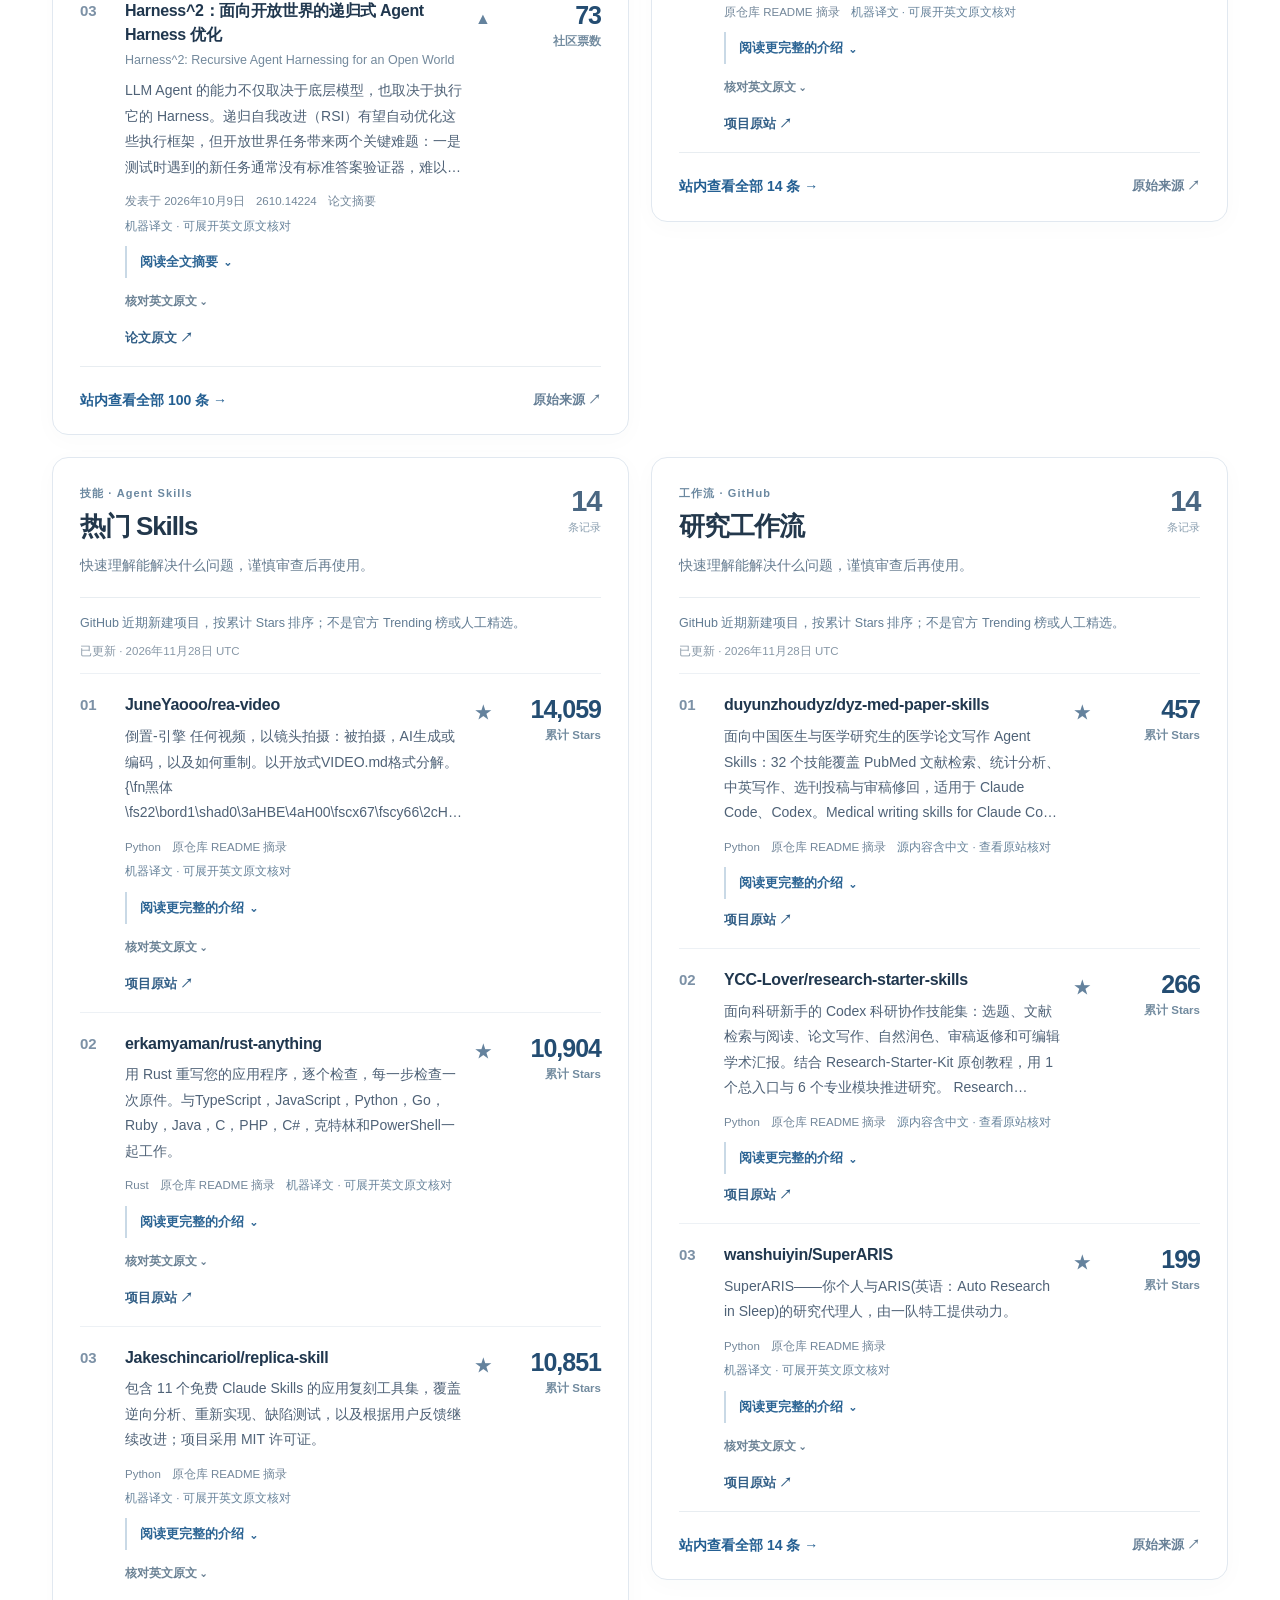
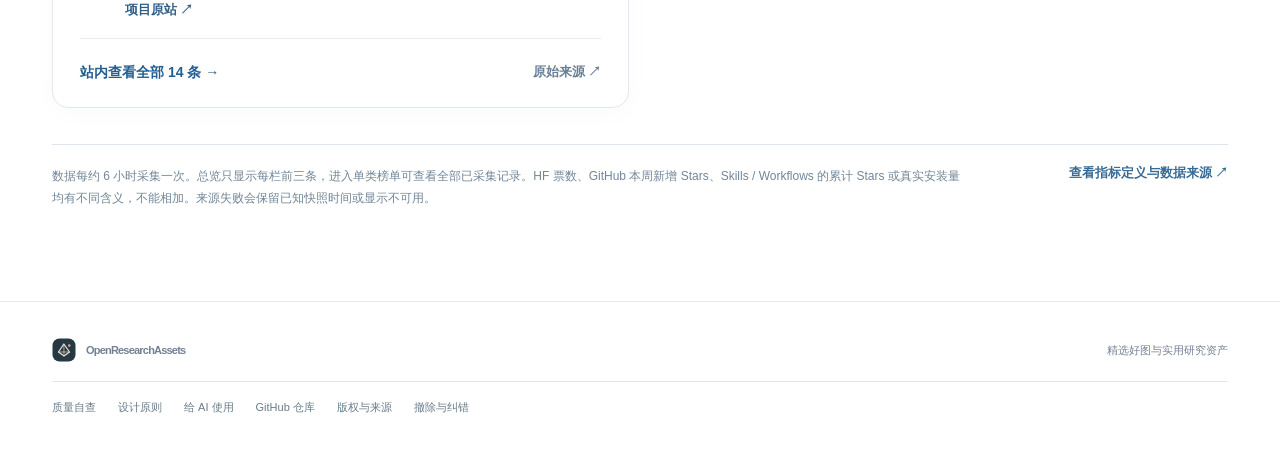
<file: findings.html>
<!doctype html>
<html lang="zh-CN">
<head>
<meta charset="utf-8"><meta name="viewport" content="width=device-width,initial-scale=1">
<title data-i18n-zh='["发现 · Findings — OpenResearchAssets"]' data-i18n-en='["Findings — OpenResearchAssets"]'>发现 · Findings — OpenResearchAssets</title>
<meta name="description" content="OpenResearchAssets Findings：自动追踪 Hugging Face 热门论文、GitHub Trending、Agent Skills 与研究工作流。真实数据、透明口径、直达原站。">
<link rel="icon" href="assets/mark.svg" type="image/svg+xml">
<link rel="stylesheet" href="css/site.css"><link rel="stylesheet" href="css/design.css"><link rel="stylesheet" href="css/findings.css">
</head>
<body>
<a class="skip" href="#main" data-i18n-zh='["跳转到正文"]' data-i18n-en='["Skip to content"]'>跳转到正文</a>
<header class="site-header"><div class="nav-shell wrap">
<a class="brand" href="index.html" aria-label="OpenResearchAssets home"><img src="assets/mark.svg" alt="" width="29" height="29"><span>OpenResearch<span class="brand-light">Assets</span></span></a>
<nav class="nav-links" id="site-nav" aria-label="Primary navigation" data-page="findings" data-root=""></nav>
<a class="nav-cta" href="contribute.html">投稿 ↗</a>
<button class="lang-toggle" aria-label="Switch to English" type="button">EN</button>
<button class="menu-toggle" aria-label="打开导航" aria-expanded="false" aria-controls="site-nav" type="button"><span class="menu-icon" aria-hidden="true"><span></span><span></span></span></button>
</div></header>
<main id="main">
<section class="findings-hero wrap">
<div class="findings-eyebrow"><span class="findings-signal" aria-hidden="true"></span><span data-i18n-zh='["FINDINGS / 自动趋势发现"]' data-i18n-en='["FINDINGS / AUTOMATED DISCOVERY"]'>FINDINGS / 自动趋势发现</span></div>
<h1 data-i18n-zh='["值得关注的研究，"]' data-i18n-en='["Discover what matters."]'>值得关注的研究，<span data-i18n-zh='["正在发生。"]' data-i18n-en='["As it emerges."]'>正在发生。</span></h1>
<p data-i18n-zh='["无需离开本站，就能阅读 Hugging Face 热门论文摘要、GitHub 趋势项目、Agent Skills 和工作流的真实介绍。先理解研究与用途，再决定是否深入原站。"]' data-i18n-en='["Read paper abstracts, project summaries, README excerpts and workflow descriptions right here. Open the original source only when you need full papers, code or installation details."]'>无需离开本站，就能阅读 Hugging Face 热门论文摘要、GitHub 趋势项目、Agent Skills 和工作流的真实介绍。先理解研究与用途，再决定是否深入原站。</p>
<div class="findings-meta"><span id="findings-updated" aria-live="polite" data-i18n-zh='["正在读取最新快照…"]' data-i18n-en='["Reading latest snapshot…"]'>正在读取最新快照…</span><span class="findings-meta-dot" aria-hidden="true">·</span><span id="findings-translation" role="status">正在检测中文翻译状态…</span><span class="findings-meta-dot" aria-hidden="true">·</span><span data-i18n-zh='["趋势 ≠ 质量背书；精选仍由编辑审核"]' data-i18n-en='["Trending ≠ endorsement; curation remains editorial"]'>趋势 ≠ 质量背书；精选仍由编辑审核</span></div>
</section>
<section class="findings-shell wrap" aria-labelledby="findings-title">
<div class="findings-toolbar">
<div><p class="section-index" data-i18n-zh='["趋势榜单 · 真实来源"]' data-i18n-en='["SIGNAL DESK / SOURCE-BASED FEEDS"]'>趋势榜单 · 真实来源</p><h2 id="findings-title" data-i18n-zh='["趋势观察台"]' data-i18n-en='["Trend desk"]'>趋势观察台</h2></div>
<label class="findings-search"><span class="visually-hidden" data-i18n-zh='["搜索标题和来源"]' data-i18n-en='["Search titles and sources"]'>搜索标题和来源</span><input id="findings-search" type="search" autocomplete="off" placeholder="查找论文、项目、Skill 或作者…" data-i18n-attrs='{"placeholder":["Search papers, projects, skills or authors…","查找论文、项目、Skill 或作者…"]}'></label>
</div>
<div class="findings-filters" role="group" aria-label="Filter by source">
<button class="findings-filter is-current" type="button" data-feed="all" aria-pressed="true" data-i18n-zh='["全部发现"]' data-i18n-en='["All findings"]'>全部发现</button>
<button class="findings-filter" type="button" data-feed="papers" aria-pressed="false" data-i18n-zh='["论文 Papers"]' data-i18n-en='["Papers"]'>论文 Papers</button>
<button class="findings-filter" type="button" data-feed="github" aria-pressed="false" data-i18n-zh='["项目 GitHub"]' data-i18n-en='["GitHub projects"]'>项目 GitHub</button>
<button class="findings-filter" type="button" data-feed="skills" aria-pressed="false" data-i18n-zh='["技能 Skills"]' data-i18n-en='["Agent Skills"]'>技能 Skills</button>
<button class="findings-filter" type="button" data-feed="workflows" aria-pressed="false" data-i18n-zh='["工作流 Workflows"]' data-i18n-en='["Workflows"]'>工作流 Workflows</button>
</div>
<p class="findings-status" id="findings-status" role="status" aria-live="polite" data-i18n-zh='["正在加载公开来源…"]' data-i18n-en='["Loading public sources…"]'>正在加载公开来源…</p>
<div id="findings-feeds" class="findings-feeds" aria-live="polite"></div>
<div class="findings-policy">
<p data-i18n-zh='["数据每约 6 小时采集一次。总览只显示每栏前三条，进入单类榜单可查看全部已采集记录。HF 票数、GitHub 本周新增 Stars、Skills / Workflows 的累计 Stars 或真实安装量均有不同含义，不能相加。来源失败会保留已知快照时间或显示不可用。"]' data-i18n-en='["Snapshots refresh approximately every six hours. The overview shows only the top three from each feed; select a feed to browse its full sourced list. HF votes, weekly GitHub star gains, and cumulative stars or actual installs are different metrics and cannot be combined. Failures retain an explicit timestamp or unavailable status."]'>数据由 GitHub Actions 定时更新。不同来源的数字含义不同：论文是 HF 社区票数、GitHub 是 Star、Skills 是安装量。工作流与技能搜索结果不冒充 GitHub Trending 官方排名。某来源抓取失败时会保留已知时间或显示不可用，不生成假榜单。</p>
<a href="https://github.com/OpenResearchAssets/openresearchassets.github.io/blob/main/docs/FINDINGS.md" target="_blank" rel="noopener noreferrer" data-i18n-zh='["查看指标定义与数据来源 ↗"]' data-i18n-en='["Read provenance and methodology ↗"]'>查看指标定义与数据来源 ↗</a>
</div>
</section>
</main>
<footer class="footer"><div class="wrap footer-inner"></div></footer>
<script src="js/i18n.js"></script><script src="js/findings.js"></script><script src="js/navigation.js"></script>
</body></html>
</file>
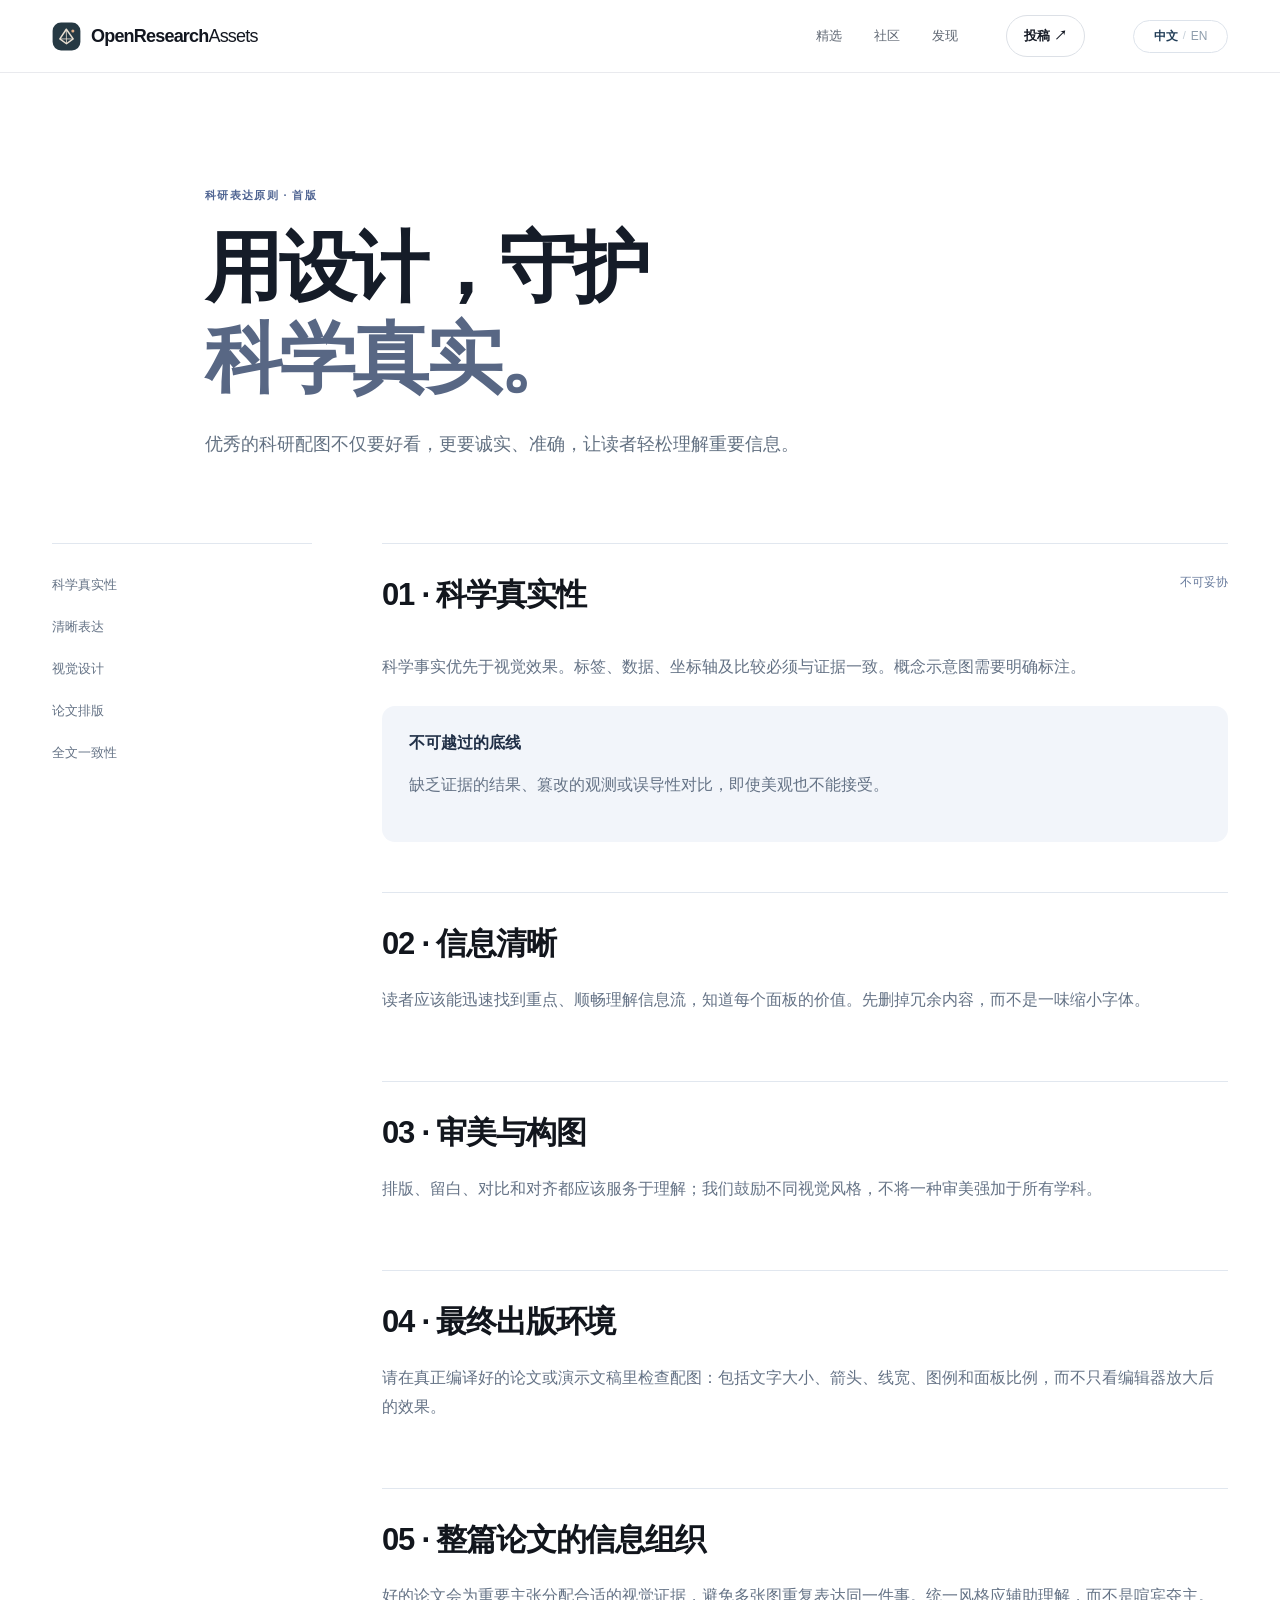
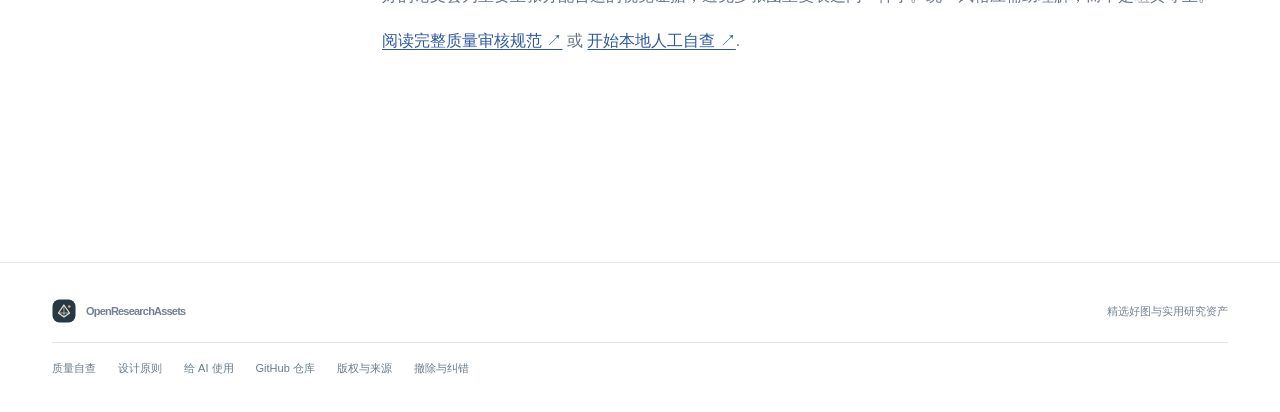
<file: principles.html>
<!DOCTYPE html>
<html lang="zh-CN"><head><meta charset="utf-8"/><meta content="width=device-width,initial-scale=1" name="viewport"/><meta content="OpenResearchAssets：精选科研视觉参考、原创可编辑 SVG 和可直接使用的人工质量自查工具。" data-i18n-attrs='{"content": ["The OpenResearchAssets quality principles for exceptional scientific communication.", "OpenResearchAssets：精选科研视觉参考、原创可编辑 SVG 和可直接使用的人工质量自查工具。"]}' name="description"/><title data-i18n-en='["The Quality Standard — OpenResearchAssets"]' data-i18n-zh='["设计原则 — OpenResearchAssets"]'>设计原则 — OpenResearchAssets</title><link href="assets/mark.svg" rel="icon" type="image/svg+xml"/><link href="css/site.css" rel="stylesheet"/><link href="css/design.css" rel="stylesheet"/></head><body><a class="skip" data-i18n-en='["Skip to content"]' data-i18n-zh='["跳转到正文"]' href="#main">跳转到正文</a><header class="site-header" id="top"><div class="nav-shell wrap"><a aria-label="OpenResearchAssets home" class="brand" href="index.html"><img alt="" height="29" src="assets/mark.svg" width="29"/><span>OpenResearch<span class="brand-light">Assets</span></span></a><nav class="nav-links" id="site-nav" aria-label="Primary navigation" data-page="secondary" data-root=""></nav><a class="nav-cta" data-i18n-en='["Get involved "]' data-i18n-zh='["参与共建 "]' href="contribute.html">参与共建 <span aria-hidden="true">↗</span></a><button aria-label="Switch to English" class="lang-toggle" type="button">EN</button><button aria-controls="site-nav" aria-expanded="false" aria-label="打开导航" class="menu-toggle" type="button"><span aria-hidden="true" class="menu-icon"><span></span><span></span></span></button></div></header><main id="main"><section class="story-hero wrap"><p class="section-index" data-i18n-en='["THE EDITORIAL STANDARD · EDITION 01"]' data-i18n-zh='["科研表达原则 · 首版"]'>科研表达原则 · 首版</p><h1 data-i18n-en='["Design with"]' data-i18n-zh='["用设计，守护"]'>用设计，守护<br/><em data-i18n-en='["integrity."]' data-i18n-zh='["科学真实。"]'>科学真实。</em></h1><p data-i18n-en="[&quot;A truly excellent research figure is more than attractive. It tells the truth, makes the claim intelligible and respects the reader's attention.&quot;]" data-i18n-zh='["优秀的科研配图不仅要好看，更要诚实、准确，让读者轻松理解重要信息。"]'>优秀的科研配图不仅要好看，更要诚实、准确，让读者轻松理解重要信息。</p></section><div class="wrap story-body story-grid"><nav aria-label="On this page" class="story-toc"><a data-i18n-en='["Scientific fidelity"]' data-i18n-zh='["科学真实性"]' href="#faithful">科学真实性</a><a data-i18n-en='["Clarity"]' data-i18n-zh='["清晰表达"]' href="#clarity">清晰表达</a><a data-i18n-en='["Visual craft"]' data-i18n-zh='["视觉设计"]' href="#craft">视觉设计</a><a data-i18n-en='["Publication"]' data-i18n-zh='["论文排版"]' href="#ready">论文排版</a><a data-i18n-en='["Whole-paper coherence"]' data-i18n-zh='["全文一致性"]' href="#whole">全文一致性</a></nav><div class="story-content"><section id="faithful"><div class="quality-index-row"><h2 data-i18n-en='["01 · Scientific fidelity"]' data-i18n-zh='["01 · 科学真实性"]'>01 · 科学真实性</h2><small data-i18n-en='["NON-NEGOTIABLE"]' data-i18n-zh='["不可妥协"]'>不可妥协</small></div><p data-i18n-en='["Scientific claims come before visual effects. Labels, data encodings, axes and comparisons must agree with the underlying evidence. A diagram may be conceptual — but it must say so."]' data-i18n-zh='["科学事实优先于视觉效果。标签、数据、坐标轴及比较必须与证据一致。概念示意图需要明确标注。"]'>科学事实优先于视觉效果。标签、数据、坐标轴及比较必须与证据一致。概念示意图需要明确标注。</p><div class="note-card"><strong data-i18n-en='["The hard stop"]' data-i18n-zh='["不可越过的底线"]'>不可越过的底线</strong><p data-i18n-en='["Unsupported results, manipulated observations or misleading visual comparisons are blocking issues, even if the figure looks beautiful."]' data-i18n-zh='["缺乏证据的结果、篡改的观测或误导性对比，即使美观也不能接受。"]'>缺乏证据的结果、篡改的观测或误导性对比，即使美观也不能接受。</p></div></section><section id="clarity"><h2 data-i18n-en='["02 · Clarity of thought"]' data-i18n-zh='["02 · 信息清晰"]'>02 · 信息清晰</h2><p data-i18n-en='["A reader should know what to see first, how to follow the visual argument, and why each panel is present. Cut redundant prose and repeated panels before shrinking the font."]' data-i18n-zh='["读者应该能迅速找到重点、顺畅理解信息流，知道每个面板的价值。先删掉冗余内容，而不是一味缩小字体。"]'>读者应该能迅速找到重点、顺畅理解信息流，知道每个面板的价值。先删掉冗余内容，而不是一味缩小字体。</p></section><section id="craft"><h2 data-i18n-en='["03 · Considered visual craft"]' data-i18n-zh='["03 · 审美与构图"]'>03 · 审美与构图</h2><p data-i18n-en='["Good typography, meaningful whitespace, deliberate contrast and aligned geometry are not decorative extras: they reduce the work required to understand your results. No single aesthetic style is mandatory."]' data-i18n-zh='["排版、留白、对比和对齐都应该服务于理解；我们鼓励不同视觉风格，不将一种审美强加于所有学科。"]'>排版、留白、对比和对齐都应该服务于理解；我们鼓励不同视觉风格，不将一种审美强加于所有学科。</p></section><section id="ready"><h2 data-i18n-en='["04 · Publication reality"]' data-i18n-zh='["04 · 最终出版环境"]'>04 · 最终出版环境</h2><p data-i18n-en='["Judge the finished figure where it appears — in the compiled paper or slide. Inspect labels, vectors, line weights, legends and panel balance at the real target size, not only in a zoomed-in editor."]' data-i18n-zh='["请在真正编译好的论文或演示文稿里检查配图：包括文字大小、箭头、线宽、图例和面板比例，而不只看编辑器放大后的效果。"]'>请在真正编译好的论文或演示文稿里检查配图：包括文字大小、箭头、线宽、图例和面板比例，而不只看编辑器放大后的效果。</p></section><section id="whole"><h2 data-i18n-en='["05 · The paper as a story"]' data-i18n-zh='["05 · 整篇论文的信息组织"]'>05 · 整篇论文的信息组织</h2><p data-i18n-en='["A strong manuscript decides which claims deserve visual evidence and prevents multiple figures from doing the same job. Style should connect a paper, not distract from its contribution."]' data-i18n-zh='["好的论文会为重要主张分配合适的视觉证据，避免多张图重复表达同一件事。统一风格应辅助理解，而不是喧宾夺主。"]'>好的论文会为重要主张分配合适的视觉证据，避免多张图重复表达同一件事。统一风格应辅助理解，而不是喧宾夺主。</p><p data-i18n-en='[" or ","."]' data-i18n-zh='[" 或 ","."]'><a data-i18n-en='["Read the full technical review rubric ↗"]' data-i18n-zh='["阅读完整质量审核规范 ↗"]' href="docs/QUALITY_STANDARD.md">阅读完整质量审核规范 ↗</a> 或 <a data-i18n-en='["start the local Quality Critic ↗"]' data-i18n-zh='["开始本地人工自查 ↗"]' href="quality.html">开始本地人工自查 ↗</a>.</p></section></div></div></main><footer class="footer"><div class="wrap footer-inner"></div></footer><script src="js/i18n.js"></script><script src="js/navigation.js"></script></body></html>
</file>
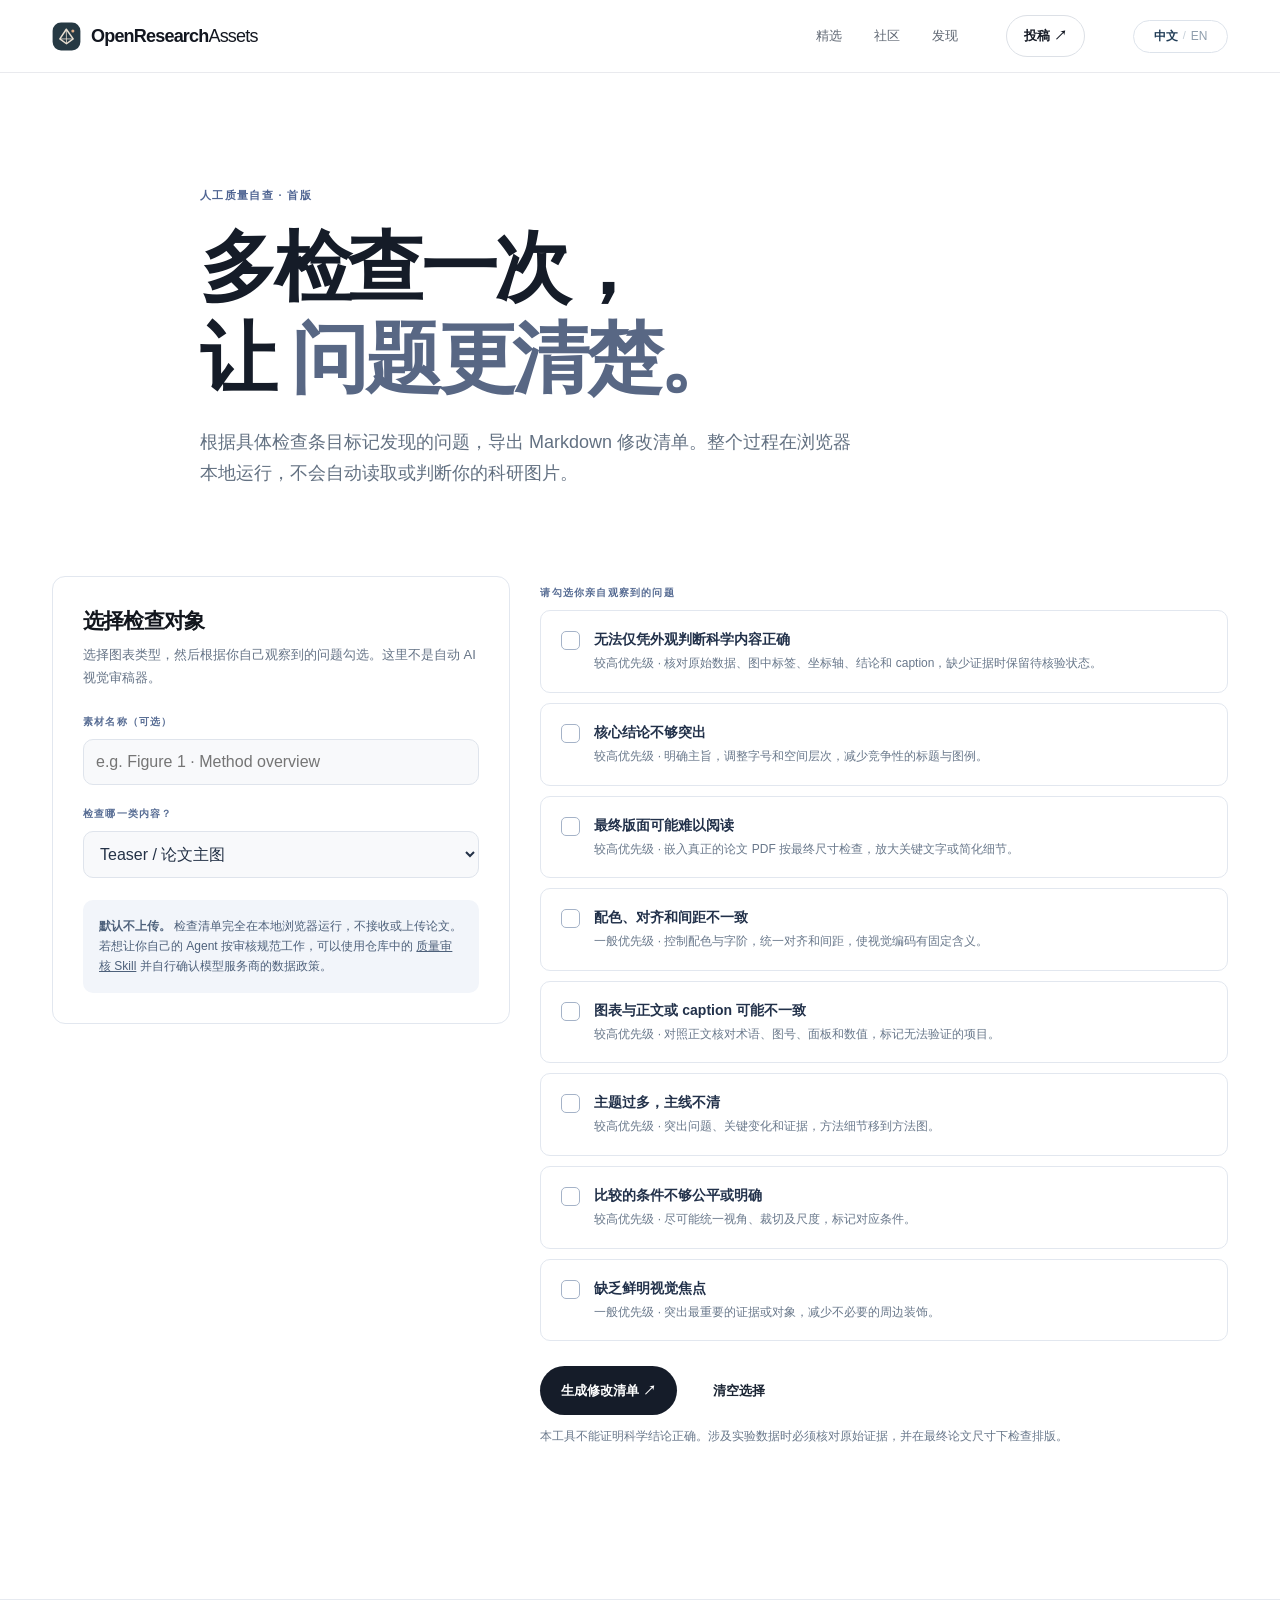
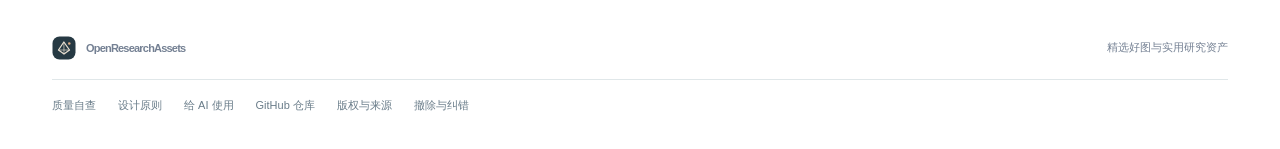
<file: quality.html>
<!DOCTYPE html>
<html lang="zh-CN"><head><meta charset="utf-8"/><meta content="width=device-width, initial-scale=1" name="viewport"/><meta content="OpenResearchAssets：精选科研视觉参考、原创可编辑 SVG 和可直接使用的人工质量自查工具。" data-i18n-attrs='{"content": ["A local-first research figure quality checklist with a structured review report, no uploads, no accounts.", "OpenResearchAssets：精选科研视觉参考、原创可编辑 SVG 和可直接使用的人工质量自查工具。"]}' name="description"/><meta content="#ffffff" name="theme-color"/><title data-i18n-en='["Quality Critic — OpenResearchAssets"]' data-i18n-zh='["质量自查 — OpenResearchAssets"]'>质量自查 — OpenResearchAssets</title><link href="assets/mark.svg" rel="icon" type="image/svg+xml"/><link href="css/site.css" rel="stylesheet"/><link href="css/design.css" rel="stylesheet"/></head><body>
<a class="skip" data-i18n-en='["Skip to content"]' data-i18n-zh='["跳转到正文"]' href="#main">跳转到正文</a><header class="site-header" id="top"><div class="nav-shell wrap"><a aria-label="OpenResearchAssets home" class="brand" href="index.html"><img alt="" height="29" src="assets/mark.svg" width="29"/><span>OpenResearch<span class="brand-light">Assets</span></span></a><nav class="nav-links" id="site-nav" aria-label="Primary navigation" data-page="secondary" data-root=""></nav><a class="nav-cta" data-i18n-en='["Get involved "]' data-i18n-zh='["参与共建 "]' href="contribute.html">参与共建 <span aria-hidden="true">↗</span></a><button aria-label="Switch to English" class="lang-toggle" type="button">EN</button><button aria-controls="site-nav" aria-expanded="false" aria-label="打开导航" class="menu-toggle" type="button"><span aria-hidden="true" class="menu-icon"><span></span><span></span></span></button></div></header>
<main id="main"><section class="wrap audit-hero"><p class="section-index" data-i18n-en='["THE QUALITY CRITIC · EARLY EDITION"]' data-i18n-zh='["人工质量自查 · 首版"]'>人工质量自查 · 首版</p><h1 data-i18n-en='["The second look","that "]' data-i18n-zh='["多检查一次，","让 "]'>多检查一次，<br/>让 <em data-i18n-en='["matters."]' data-i18n-zh='["问题更清楚。"]'>问题更清楚。</em></h1><p data-i18n-en='["Start with a rigorous, local-first self-review. Identify specific issues, generate an actionable review brief, and take it into your own research workflow."]' data-i18n-zh='["根据具体检查条目标记发现的问题，导出 Markdown 修改清单。整个过程在浏览器本地运行，不会自动读取或判断你的科研图片。"]'>根据具体检查条目标记发现的问题，导出 Markdown 修改清单。整个过程在浏览器本地运行，不会自动读取或判断你的科研图片。</p></section>
<section class="wrap audit-wrap"><aside class="audit-panel"><h2 data-i18n-en='["Set up your review"]' data-i18n-zh='["选择检查对象"]'>选择检查对象</h2><p data-i18n-en='["Select a research artifact and check the problems you actually see. This first edition is a structured manual tool — not an AI image judge."]' data-i18n-zh='["选择图表类型，然后根据你自己观察到的问题勾选。这里不是自动 AI 视觉审稿器。"]'>选择图表类型，然后根据你自己观察到的问题勾选。这里不是自动 AI 视觉审稿器。</p><label class="field-label" data-i18n-en='["Artifact name (optional)"]' data-i18n-zh='["素材名称（可选）"]' for="artifact-name">素材名称（可选）</label><input id="artifact-name" maxlength="100" placeholder="e.g. Figure 1 · Method overview" type="text"/><label class="field-label" data-i18n-en='["What are you reviewing?"]' data-i18n-zh='["检查哪一类内容？"]' for="artifact-type">检查哪一类内容？</label><select id="artifact-type"><option data-i18n-en='["Teaser / Figure 1"]' data-i18n-zh='["Teaser / 论文主图"]' value="teaser">Teaser / 论文主图</option><option data-i18n-en='["Method diagram"]' data-i18n-zh='["方法流程图"]' value="method">方法流程图</option><option data-i18n-en='["Experimental chart"]' data-i18n-zh='["实验图表"]' value="results">实验图表</option><option data-i18n-en='["Research table"]' data-i18n-zh='["论文表格"]' value="table">论文表格</option><option data-i18n-en='["Paper-level layout &amp; story"]' data-i18n-zh='["整篇论文：排版与叙事"]' value="paper">整篇论文：排版与叙事</option></select><div class="audit-note" data-i18n-en='[" This checklist runs entirely in the browser. It does not accept or upload manuscripts. For model-assisted review, use the downloadable "," in your own agent environment."]' data-i18n-zh='[" 检查清单完全在本地浏览器运行，不接收或上传论文。若想让你自己的 Agent 按审核规范工作，可以使用仓库中的 "," 并自行确认模型服务商的数据政策。"]'><strong data-i18n-en='["Private by design."]' data-i18n-zh='["默认不上传。"]'>默认不上传。</strong> 检查清单完全在本地浏览器运行，不接收或上传论文。若想让你自己的 Agent 按审核规范工作，可以使用仓库中的 <a data-i18n-en='["Quality Critic Skill"]' data-i18n-zh='["质量审核 Skill"]' href="skills/quality-critic/SKILL.md" style="text-decoration:underline">质量审核 Skill</a> 并自行确认模型服务商的数据政策。</div></aside>
<div><p class="field-label" data-i18n-en='["MARK EACH PROBLEM YOU OBSERVE"]' data-i18n-zh='["请勾选你亲自观察到的问题"]'>请勾选你亲自观察到的问题</p><div aria-label="Quality issue checklist" class="audit-questions" id="audit-questions" role="group"></div><div class="audit-actions"><button class="btn primary" data-i18n-en='["Generate review brief ↗"]' data-i18n-zh='["生成修改清单 ↗"]' id="generate-report" type="button">生成修改清单 ↗</button><button class="btn muted" data-i18n-en='["Clear selections"]' data-i18n-zh='["清空选择"]' id="clear-review" type="button">清空选择</button></div><div aria-live="polite" class="audit-report" hidden="" id="audit-report"></div><p class="audit-muted" data-i18n-en='["This is a design aid, not scientific verification. A model cannot validate experimental truth without supporting evidence. Use final-scale PDF inspection before publication."]' data-i18n-zh='["本工具不能证明科学结论正确。涉及实验数据时必须核对原始证据，并在最终论文尺寸下检查排版。"]'>本工具不能证明科学结论正确。涉及实验数据时必须核对原始证据，并在最终论文尺寸下检查排版。</p></div></section></main>
<footer class="footer"><div class="wrap footer-inner"></div></footer><script src="js/i18n.js"></script><script src="js/quality.js"></script><script src="js/navigation.js"></script></body></html>
</file>
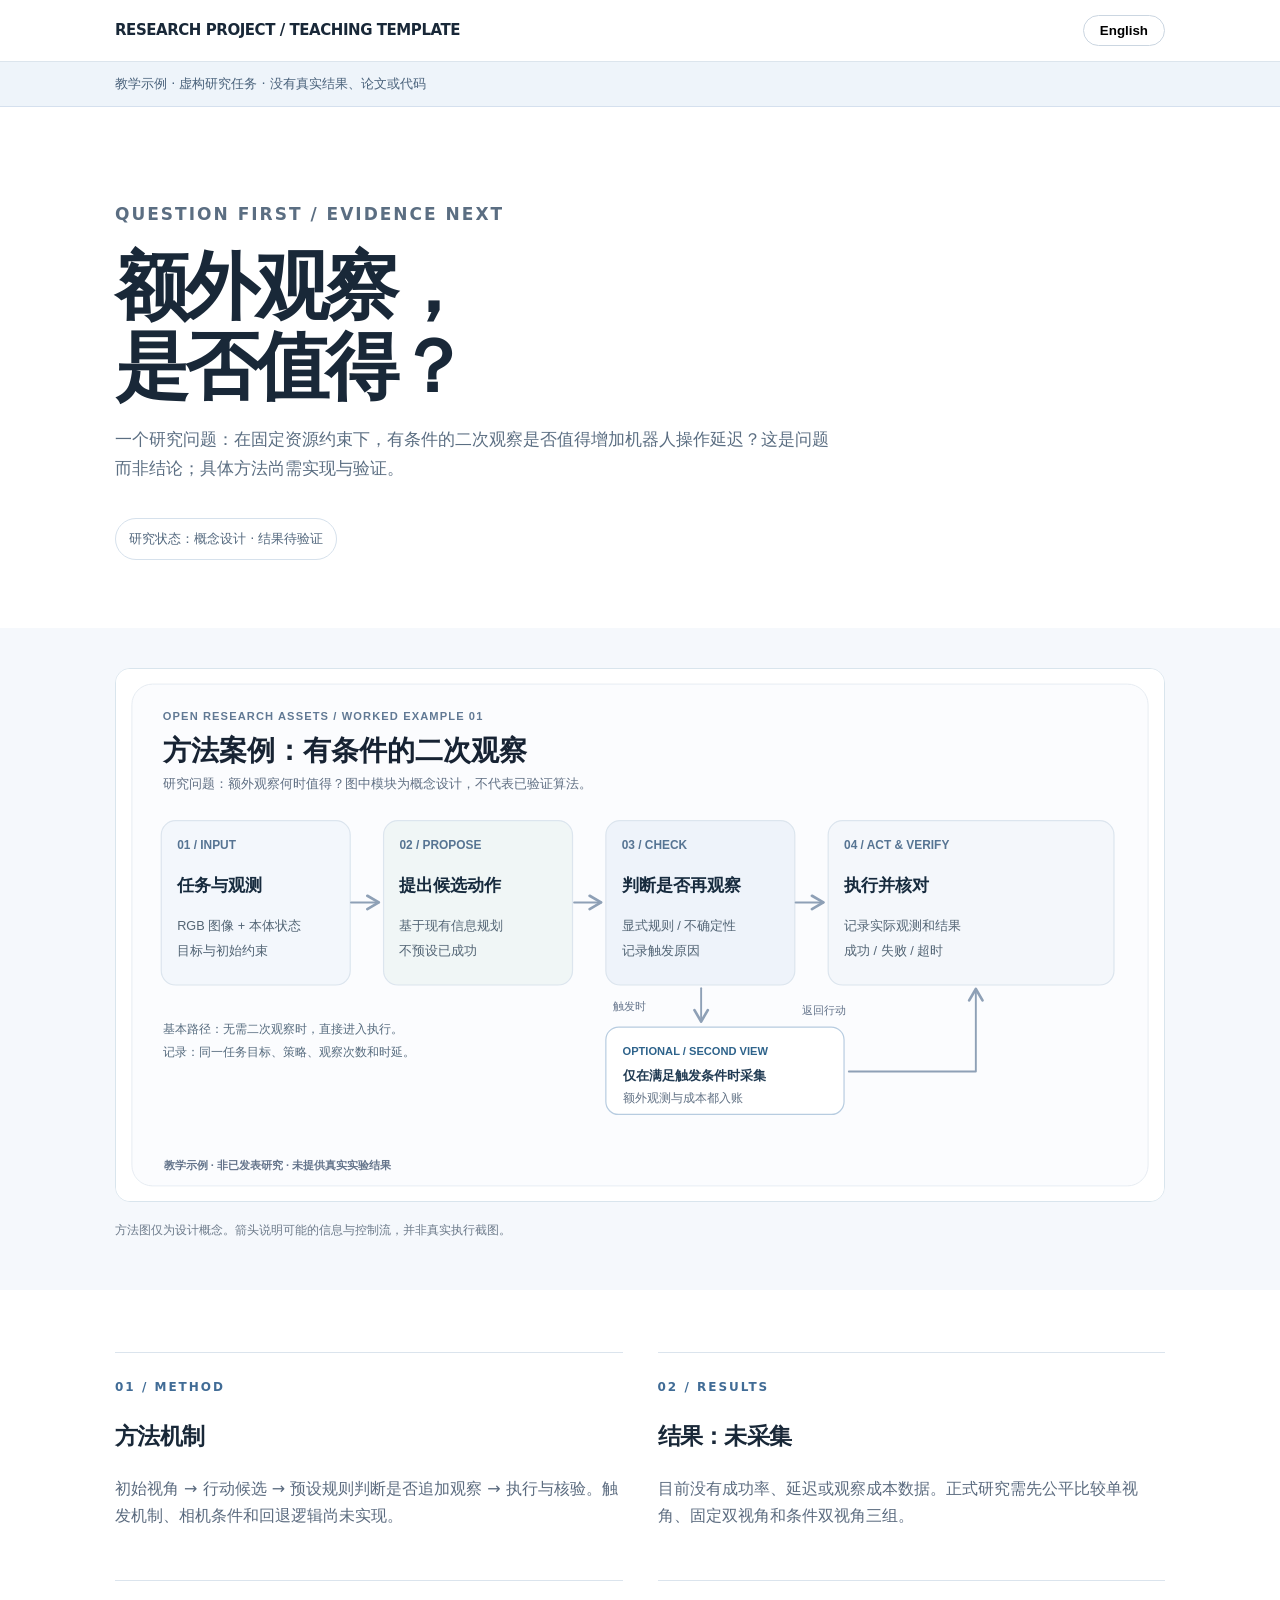
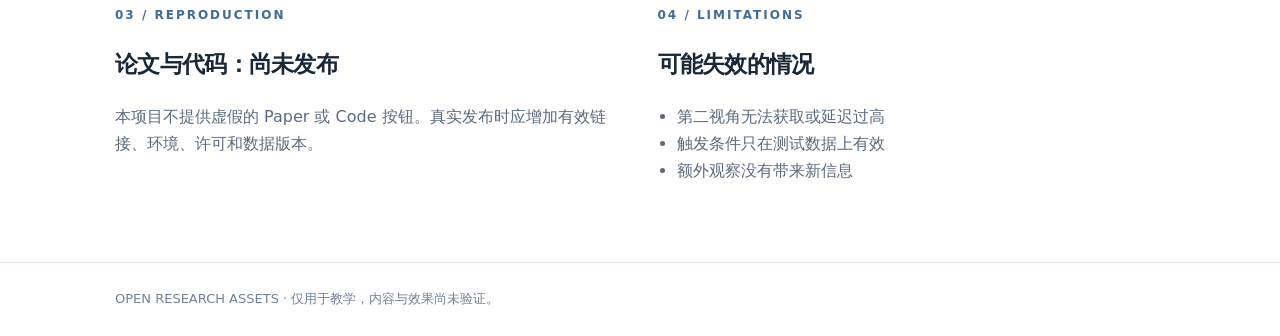
<file: examples/sample-project.html>
<!doctype html><html lang="zh-CN"><head><meta charset="utf-8"/><meta name="viewport" content="width=device-width,initial-scale=1"/>
<title>Teaching Example · Research Project Storyboard</title>
<meta name="description" content="Conceptual and evidence-first research project homepage. No empirical results or published paper."/>
<style>
:root{color-scheme:light;--ink:#192838;--sub:#5b6e82;--line:#dce5ed;--blue:#336391}
*{box-sizing:border-box}body{margin:0;background:white;color:var(--ink);font:16px/1.7 system-ui,-apple-system,"Noto Sans CJK SC",sans-serif}
.wrap{width:min(1050px,calc(100% - 42px));margin:auto}.top{border-bottom:1px solid var(--line)}
.top .wrap{display:flex;justify-content:space-between;align-items:center;gap:20px;padding:15px 0}.top b{font-size:15px;letter-spacing:-.03em}
.top button{background:white;border:1px solid #cbd6e1;padding:7px 16px;border-radius:20px;cursor:pointer;font-weight:700}
.notice{background:#eef4fa;border-bottom:1px solid #d5e0ee;color:#4a627b;padding:11px 0;font-size:13px}
.hero{padding:76px 0 68px}.eyebrow{letter-spacing:2px;font-size:12px;font-weight:700;color:#416c96}.hero h1{font-size:clamp(39px,7vw,74px);line-height:1.08;letter-spacing:-.055em;margin:18px 0}.hero p{color:var(--sub);max-width:730px;font-size:17px}
.status{display:inline-block;margin-top:18px;padding:9px 13px;border:1px solid #d6e1ec;border-radius:25px;color:#53687e;font-size:13px}
.diagram{background:#f5f8fc;padding:40px 0}.diagram figure{margin:0}.diagram img{width:100%;height:auto;border:1px solid #d9e5ed;background:#fff;border-radius:15px}
.diagram figcaption{font-size:12px;color:#6c7a8a;margin:10px 0}
.blocks{display:grid;grid-template-columns:1fr 1fr;gap:35px;padding:62px 0}
article{border-top:1px solid #dbe4ed;padding-top:12px}h2{font-size:23px;letter-spacing:-.03em}p,li{color:#5b6b7f}
ul{padding-left:19px}.footer{border-top:1px solid var(--line);padding:25px 0;color:#718297;font-size:13px}
[lang="zh-CN"] .en{display:none}[lang="en"] .zh{display:none}
@media(max-width:720px){.hero{padding:46px 0 40px}.hero p{font-size:14px}.blocks{grid-template-columns:1fr;padding:42px 0}.diagram{padding:23px 0}}
</style></head><body>
<header class="top"><div class="wrap"><b>RESEARCH PROJECT / TEACHING TEMPLATE</b><button type="button" id="toggle" aria-label="Switch language">English</button></div></header>
<div class="notice"><div class="wrap"><span class="zh">教学示例 · 虚构研究任务 · 没有真实结果、论文或代码</span><span class="en">Teaching template · hypothetical research · no measured results, paper or code</span></div></div>
<main><section class="hero wrap"><p class="eyebrow">QUESTION FIRST / EVIDENCE NEXT</p>
<h1><span class="zh">额外观察，<br/>是否值得？</span><span class="en">Is another view<br/>worth it?</span></h1>
<p><span class="zh">一个研究问题：在固定资源约束下，有条件的二次观察是否值得增加机器人操作延迟？这是问题而非结论；具体方法尚需实现与验证。</span><span class="en">A research question: Is a conditional second viewpoint worth its time and resource costs in vision-guided manipulation? This is a question, not an outcome. The approach remains conceptual.</span></p>
<span class="status"><span class="zh">研究状态：概念设计 · 结果待验证</span><span class="en">Status: conceptual design · results pending</span></span>
</section>
<section class="diagram"><div class="wrap"><figure>
<img class="zh" src="../assets/examples/method-figure.zh.svg" alt="机器人有条件二次观察的方法流程概念 SVG" width="1320" height="670"/><img class="en" src="../assets/examples/method-figure.en.svg" alt="Conditional second-view conceptual method diagram" width="1320" height="670"/>
<figcaption><span class="zh">方法图仅为设计概念。箭头说明可能的信息与控制流，并非真实执行截图。</span><span class="en">Conceptual method diagram. Arrows represent proposed data/control flow, not actual execution.</span></figcaption>
</figure></div></section>
<div class="blocks wrap">
<article><p class="eyebrow">01 / METHOD</p><h2><span class="zh">方法机制</span><span class="en">Proposed mechanism</span></h2>
<p><span class="zh">初始视角 → 行动候选 → 预设规则判断是否追加观察 → 执行与核验。触发机制、相机条件和回退逻辑尚未实现。</span><span class="en">Initial view → candidate action → predefined re-observation gate → execution and verification. Trigger, sensor conditions and fallback are not implemented.</span></p>
</article>
<article><p class="eyebrow">02 / RESULTS</p><h2><span class="zh">结果：未采集</span><span class="en">Results: not available</span></h2>
<p><span class="zh">目前没有成功率、延迟或观察成本数据。正式研究需先公平比较单视角、固定双视角和条件双视角三组。</span><span class="en">No success-rate, latency or observation-cost measurements are available. A real study must compare single-view, fixed two-view and conditional policies fairly.</span></p>
</article>
<article><p class="eyebrow">03 / REPRODUCTION</p><h2><span class="zh">论文与代码：尚未发布</span><span class="en">Paper and code: not released</span></h2>
<p><span class="zh">本项目不提供虚假的 Paper 或 Code 按钮。真实发布时应增加有效链接、环境、许可和数据版本。</span><span class="en">No fake Paper or Code controls. Real releases must provide working URLs, environments, permissions and dataset versions.</span></p>
</article>
<article><p class="eyebrow">04 / LIMITATIONS</p><h2><span class="zh">可能失效的情况</span><span class="en">Possible failure modes</span></h2>
<ul><li><span class="zh">第二视角无法获取或延迟过高</span><span class="en">Second view unavailable or too slow</span></li><li><span class="zh">触发条件只在测试数据上有效</span><span class="en">Gate overfits the evaluation data</span></li><li><span class="zh">额外观察没有带来新信息</span><span class="en">Additional view contains no new information</span></li></ul>
</article></div></main>
<footer class="footer"><div class="wrap">OPEN RESEARCH ASSETS · <span class="zh">仅用于教学，内容与效果尚未验证。</span><span class="en">Teaching scenario only; no empirical validation.</span></div></footer>
<script>const toggle=document.querySelector("#toggle");toggle.addEventListener("click",()=>{const en=document.documentElement.lang!=="en";document.documentElement.lang=en?"en":"zh-CN";toggle.textContent=en?"中文":"English";toggle.setAttribute("aria-label",en?"切换为中文":"Switch to English")})</script>
</body></html>
</file>
<file: css/site.css>
:root{--paper:#f8f8f5;--white:#fff;--ink:#1d262b;--muted:#6c7678;--line:#e3e6e1;--accent:#bc8c6d;--deep:#24343b;--font:-apple-system,BlinkMacSystemFont,"Segoe UI","Helvetica Neue",Arial,sans-serif}
*{box-sizing:border-box}html{scroll-behavior:smooth}body{margin:0;background:var(--paper);font-family:var(--font);color:var(--ink);-webkit-font-smoothing:antialiased}a{color:inherit;text-decoration:none}img{display:block;max-width:100%}button,input,select{font:inherit}button{cursor:pointer}a:focus-visible,button:focus-visible,input:focus-visible,select:focus-visible{outline:3px solid #9ab1b9;outline-offset:4px}.wrap{width:min(1280px,calc(100% - 104px));margin-inline:auto}.skip{position:absolute;left:-999px;z-index:200}.skip:focus{left:15px;top:15px;background:#fff;padding:12px;border-radius:8px}.visually-hidden{position:absolute!important;width:1px;height:1px;clip:rect(0,0,0,0);overflow:hidden;white-space:nowrap}
.site-header{position:sticky;top:0;z-index:30;background:rgba(248,248,245,.94);backdrop-filter:blur(20px);border-bottom:1px solid var(--line)}.nav-shell{height:82px;display:flex;align-items:center;gap:48px}.brand{display:flex;align-items:center;gap:10px;font-weight:680;letter-spacing:-.65px;font-size:18px;white-space:nowrap}.brand-light{font-weight:440}.nav-links{display:flex;align-items:center;gap:32px;margin-left:auto}.nav-links a{font-size:13px;font-weight:520;color:#667174;transition:color .2s}.nav-links a:hover,.nav-cta:hover{color:#131e23}.nav-cta{font-size:13px;font-weight:630;border:1px solid #cdd4d2;border-radius:100px;padding:11px 17px;white-space:nowrap}.nav-cta span{margin-left:9px}
.hero{min-height:770px;display:grid;grid-template-columns: .98fr 1.02fr;align-items:center;gap:54px;padding-top:78px;padding-bottom:90px}.eyebrow,.section-index,.asset-meta,.reference-meta,.micro-note,.visual-topline,.visual-foot,.license-note,.source-note{font-size:11px;letter-spacing:1.4px;font-weight:700}.eyebrow{display:flex;align-items:center;gap:12px;color:#808885;flex-wrap:wrap}.accent-dot{width:6px;height:6px;border-radius:50%;background:#ba9073}.issue{color:#abb1ac;margin-left:12px}.hero h1{font-size:clamp(56px,5.55vw,88px);font-weight:610;letter-spacing:-5.5px;line-height:1.055;margin:34px 0 29px}.hero h1 em,.section-head h2 em,.invitation h2 em{font-family:Georgia,'Times New Roman',serif;font-weight:400;letter-spacing:-3px}.period{color:#c08f75}.hero-deck{font-size:19px;max-width:490px;color:#637075;line-height:1.7;margin:0 0 37px}.hero-actions{display:flex;gap:10px;flex-wrap:wrap}.btn{display:inline-flex;gap:35px;align-items:center;justify-content:space-between;padding:15px 20px;border-radius:100px;font-size:13px;font-weight:650;border:1px solid #d6dcd7;transition:background .2s,transform .2s}.btn:hover{transform:translateY(-2px)}.btn.primary{background:var(--deep);color:#fff;border-color:var(--deep)}.btn.primary:hover{background:#314b58}.btn.muted{background:#fff}.btn.muted:hover{background:#f0f3ef}.micro-note{font-size:10px;color:#929b98;margin-top:27px;letter-spacing:.75px;font-weight:500}
.hero-visual{position:relative;border:1px solid #dfe5e1;background:#fff;padding:22px 16px 16px;box-shadow:0 28px 70px rgba(53,72,70,.055);border-radius:21px;transform:rotate(-1deg)}.hero-visual:before{content:"";position:absolute;inset:0;border-radius:21px;box-shadow:inset 0 0 0 8px rgba(255,255,255,.3);pointer-events:none}.hero-visual img{width:100%;object-fit:contain;box-shadow:0 3px 16px rgba(26,48,43,.06);border-radius:12px}.visual-topline,.visual-foot{color:#9ba8a3;display:flex;justify-content:space-between;gap:10px;font-size:9px;letter-spacing:1px;padding:2px 10px 17px}.visual-foot{padding:17px 10px 0}.mini-dot{display:inline-block;width:6px;height:6px;border-radius:50%;background:#aac4b7;margin-right:8px}
.marquee-line{border-top:1px solid #dfe5e0;border-bottom:1px solid #dfe5e0;display:flex;justify-content:space-between;align-items:center;padding:19px 2px;color:#929d9a;font-size:10px;letter-spacing:2px;font-weight:750;gap:12px}.marquee-line span:nth-child(even){color:#bdbab2}
.section{padding-top:142px;padding-bottom:142px;scroll-margin-top:82px}.section-head{display:flex;align-items:end;justify-content:space-between;gap:50px;margin-bottom:48px}.section-index{color:#aa8571;margin:0 0 19px;letter-spacing:2px}.section-head h2,.invitation h2{font-size:clamp(48px,5vw,74px);line-height:1.05;letter-spacing:-3.7px;font-weight:570;margin:0}.section-head>p{font-size:16px;line-height:1.8;color:#73807f;max-width:375px;margin:0 0 7px}.pillars{display:grid;grid-template-columns:repeat(4,1fr);border:1px solid #e1e5e1;border-radius:18px;background:#fff;overflow:hidden}.pillar{min-height:320px;padding:30px 29px;display:flex;flex-direction:column;border-right:1px solid #e8ece7}.pillar:last-child{border-right:0}.pillar-heading{display:flex;align-items:center;justify-content:space-between;color:#99a19c;font-size:12px}.line-icon{font-size:32px;line-height:1.2;color:#54727a}.pillar h3{font-size:22px;letter-spacing:-.7px;margin:35px 0 9px;font-weight:610}.pillar p{color:#788583;font-size:14px;line-height:1.68;margin:0}.pillar a{color:#344c53;font-size:12px;font-weight:700;margin-top:auto;padding-top:28px}.pillar a span{margin-left:5px}
.collection-section{background:#f0f1ed}.assets-grid{display:grid;grid-template-columns:repeat(3,minmax(0,1fr));gap:20px}.asset-card{background:#fff;border:1px solid #e0e5df;border-radius:16px;overflow:hidden}.asset-media{height:270px;display:flex;align-items:center;justify-content:center;padding:13px}.asset-media.cool{background:#e9eeec}.asset-media.blush{background:#f0edeb}.asset-media.beige{background:#edece5}.asset-media img{width:100%;max-height:100%;object-fit:contain;border-radius:9px;box-shadow:0 12px 25px rgba(45,62,54,.05)}.asset-body{padding:27px}.asset-meta{display:flex;justify-content:space-between;color:#98a3a1;font-size:10px;letter-spacing:1.1px}.asset-meta span{color:#bd9278}.asset-body h3{font-size:25px;letter-spacing:-.85px;font-weight:620;margin:16px 0 11px}.asset-body p{font-size:14px;color:#6f7b7d;line-height:1.65;min-height:46px}.asset-body a{font-size:13px;font-weight:650;display:inline-flex;gap:18px;margin-top:13px;padding-bottom:4px;border-bottom:1px solid #bfc9c6}.asset-body a:hover{border-color:#2a4950}.license-note{color:#848f8c;letter-spacing:.1px;font-weight:400;font-size:12px;margin:25px 0 0}.license-note a{text-decoration:underline;text-underline-offset:2px}
.filter-bar{display:flex;align-items:center;justify-content:space-between;gap:15px;margin-bottom:28px}.filters{display:flex;flex-wrap:wrap;gap:6px}.filter{background:transparent;border:1px solid transparent;border-radius:50px;padding:10px 16px;font-size:12px;color:#6e7878}.filter:hover{color:#1a2b2e}.filter.active{background:#e9eeea;border-color:#d5dfd8;color:#284449;font-weight:720}.search-wrap{display:flex;align-items:center;gap:8px;border:1px solid #dde4df;border-radius:50px;background:#fff;padding:7px 15px;min-width:225px;color:#728080}.search-wrap span{font-size:25px}.search-wrap input{border:0;outline:none!important;width:100%;background:none;font-size:12px;color:#23383d}.references-grid{display:grid;grid-template-columns:repeat(4,minmax(0,1fr));gap:18px}.reference-card{background:#fff;border:1px solid #e2e5e0;border-radius:15px;overflow:hidden;transition:transform .25s,box-shadow .25s}.reference-card:hover{transform:translateY(-4px);box-shadow:0 18px 40px rgba(37,59,51,.075)}.reference-image{height:170px;position:relative;overflow:hidden;background:#e9eff1}.theme-sand .reference-image{background:#ede5db}.theme-dark .reference-image{background:#344046}.theme-lilac .reference-image{background:#e8e5ef}.theme-mint .reference-image{background:#dfebe7}.theme-stone .reference-image{background:#eceae4}.theme-peach .reference-image{background:#f1e8dd}.theme-slate .reference-image{background:#e3e9ea}.reference-art{position:absolute;inset:18px 16px;overflow:hidden}.reference-art .shape-a,.reference-art .shape-b,.reference-art .shape-c{position:absolute;border:1px solid rgba(54,83,91,.23);background:rgba(255,255,255,.29);border-radius:8px}.shape-a{width:67%;height:55%;left:5%;top:8%;transform:rotate(-7deg)}.shape-b{width:51%;height:60%;right:2%;bottom:7%;transform:rotate(9deg)}.shape-c{width:28%;height:36%;left:32%;top:33%;transform:rotate(-8deg)}.theme-dark .shape-a,.theme-dark .shape-b,.theme-dark .shape-c{border-color:#748b8f;background:rgba(211,220,210,.12)}.theme-sand .shape-a{border-radius:100px}.theme-mint .shape-b{border-radius:50%}.theme-lilac .shape-c{border-radius:50%}.theme-stone .shape-a{transform:rotate(13deg)}.reference-category{position:absolute;left:14px;bottom:13px;background:rgba(255,255,255,.82);backdrop-filter:blur(10px);padding:6px 9px;border-radius:8px;font-size:10px;color:#596a71;font-weight:630}.reference-arrow{position:absolute;top:12px;right:13px;border-radius:50%;background:rgba(255,255,255,.83);width:28px;height:28px;display:grid;place-items:center;font-size:14px}.reference-body{padding:22px}.reference-meta{display:flex;justify-content:space-between;gap:10px;font-size:9px;letter-spacing:.3px;color:#a18e83}.reference-meta span{color:#9ca8a5}.reference-body h3{font-size:18px;line-height:1.25;letter-spacing:-.5px;margin:15px 0 7px;font-weight:670}.reference-short{font-size:12px;line-height:1.5;color:#86918f;margin:0 0 17px}.reference-insight{border-top:1px solid #e9eeea;padding-top:15px;font-size:12px;line-height:1.6;color:#657474}.reference-insight span{display:block;font-size:9px;letter-spacing:1.4px;color:#ae9381;font-weight:800;margin-bottom:6px}.source-note{margin:25px 0 0;font-weight:450;letter-spacing:.1px;color:#9ba4a0;font-size:12px}.empty-state{grid-column:1/-1;padding:40px;color:#7e8c89;text-align:center;border:1px dashed #dce5df;border-radius:12px}
.quality-feature{background:#26383f;color:#fff;padding:120px 0;scroll-margin-top:82px}.quality-layout{display:grid;grid-template-columns:1fr 1fr;gap:110px;align-items:center}.quality-copy h2{font-size:clamp(50px,5vw,78px);font-weight:550;letter-spacing:-4px;line-height:1.06;margin:0 0 25px}.quality-copy>p:not(.section-index){line-height:1.85;color:#b8c7c6;max-width:470px;font-size:17px}.quality-feature .section-index{color:#d5ab8e}.quality-actions{margin-top:34px}.light-btn{background:#f4f4f0!important;border-color:#f4f4f0!important;color:#26383f!important}.standard-list>div{border-top:1px solid #59696d;display:grid;grid-template-columns:38px 1fr;gap:8px 16px;padding:24px 0}.standard-list>div:last-child{border-bottom:1px solid #59696d}.standard-list span{grid-row:span 2;color:#caa48c;font-family:Georgia,serif;font-size:15px}.standard-list strong{font-size:19px;letter-spacing:-.4px;font-weight:570}.standard-list small{font-size:13px;color:#a7b7b8;line-height:1.5}
.invitation{text-align:center;padding-top:155px;padding-bottom:156px}.invitation h2{margin:0 auto 25px}.invitation>p:not(.section-index):not(.micro-note){color:#7d8988;line-height:1.75;font-size:17px;max-width:580px;margin:0 auto 30px}.invitation .hero-actions{justify-content:center}.footer{border-top:1px solid #e3e9e4;padding:36px 0;background:#f8f8f5}.footer-inner{display:flex;justify-content:space-between;align-items:center;gap:20px}.footer-inner span,.footer-inner>a:last-child{font-size:11px;color:#8e9996}.footer-inner .brand{font-size:14px;color:#283b40}
/* Quality audit */.audit-hero{padding:115px 0 70px;max-width:880px}.audit-hero h1{font-size:clamp(54px,6vw,88px);letter-spacing:-5px;line-height:1.06;font-weight:600;margin:0 0 24px}.audit-hero h1 em{font-family:Georgia,serif;font-weight:400}.audit-hero>p:not(.section-index){font-size:18px;line-height:1.7;color:#71807b;max-width:660px}.audit-wrap{display:grid;grid-template-columns: .8fr 1.2fr;gap:30px;padding-bottom:140px;align-items:start}.audit-panel{border:1px solid #e0e5e0;background:#fff;border-radius:16px;padding:30px}.audit-panel h2{font-size:21px;letter-spacing:-.8px;margin:0 0 9px;font-weight:650}.audit-panel>p{font-size:13px;line-height:1.7;color:#84918b;margin:0 0 26px}.field-label{font-size:10px;letter-spacing:1.2px;font-weight:800;color:#a08b79;text-transform:uppercase;display:block;margin-bottom:10px}.audit-panel select,.audit-panel input[type="text"]{width:100%;border:1px solid #dce4dd;border-radius:10px;background:#fafbf9;padding:13px 12px;color:#344447;margin-bottom:22px}.audit-note{padding:16px;background:#f2f5f2;border-radius:10px;color:#6d8079;font-size:12px;line-height:1.7}.audit-questions{display:flex;flex-direction:column;gap:10px}.audit-question{background:#fff;border:1px solid #e0e7e0;padding:19px 20px;border-radius:12px;display:flex;gap:14px;align-items:flex-start;cursor:pointer}.audit-question input{appearance:none;width:19px;height:19px;border:1.5px solid #a9b6af;border-radius:5px;margin:1px 0 0;flex:none}.audit-question input:checked{background:#bd886f;border-color:#bd886f;box-shadow:inset 0 0 0 4px #fff}.audit-question:has(input:checked){background:#f9f5f1;border-color:#e4cfc0}.audit-question strong{font-size:14px;color:#364949}.audit-question small{display:block;font-size:12px;line-height:1.55;color:#7e8e89;margin-top:5px}.audit-actions{display:flex;flex-wrap:wrap;align-items:center;gap:15px;margin-top:25px}.audit-actions .btn{border:0}.audit-report{margin-top:27px;background:#f0f3ee;border:1px solid #dee8df;border-radius:13px;padding:22px}.audit-report h3{font-size:17px;margin:0 0 12px}.audit-report li{font-size:13px;line-height:1.7;margin-bottom:9px;color:#546866}.audit-report p{font-size:13px;color:#667971;line-height:1.65}.audit-report button{margin-top:12px;padding:9px 14px;border:1px solid #c9d4cb;border-radius:8px;background:#fff;font-weight:630;color:#3f5751;font-size:12px}.audit-muted{font-size:12px;color:#97a39b;line-height:1.65}.audit-report[hidden]{display:none}
@media(max-width:1090px){.wrap{width:min(960px,calc(100% - 58px))}.hero{grid-template-columns:1fr;min-height:auto;gap:42px;padding-top:94px}.hero h1{font-size:clamp(60px,8vw,83px)}.hero-visual{max-width:850px;transform:none}.nav-shell{gap:18px}.nav-links{gap:18px}.pillars{grid-template-columns:repeat(2,1fr)}.pillar:nth-child(2){border-right:0}.pillar:nth-child(-n+2){border-bottom:1px solid #e8ece7}.references-grid{grid-template-columns:repeat(2,1fr)}.quality-layout{gap:60px}.assets-grid{gap:13px}.asset-media{height:230px}}
@media(max-width:720px){.wrap{width:calc(100% - 34px)}.nav-shell{height:69px}.brand{font-size:15px}.nav-links{display:none}.nav-cta{margin-left:auto;font-size:12px;padding:9px 12px}.hero{padding:83px 0 70px}.hero h1{font-size:clamp(47px,10.3vw,67px);letter-spacing:-3px}.hero h1 em{letter-spacing:-2px}.hero-deck{font-size:16px}.hero-actions{gap:9px}.btn{padding:13px 16px;gap:19px}.hero-visual{padding:14px 8px 10px}.visual-topline,.visual-foot{font-size:7px;letter-spacing:.2px;padding:0 6px 10px}.visual-foot{padding:9px 6px 0}.marquee-line{justify-content:center;flex-wrap:wrap;text-align:center;font-size:8px;letter-spacing:1px}.marquee-line span:nth-last-child(-n+2){display:none}.section{padding-top:93px;padding-bottom:94px}.section-head{display:block;margin-bottom:35px}.section-head h2,.invitation h2{font-size:51px;letter-spacing:-2px}.section-head h2 em,.invitation h2 em{letter-spacing:-1.7px}.section-head>p{margin-top:20px;font-size:14px}.pillars{grid-template-columns:1fr}.pillar{min-height:235px;padding:26px;border-right:0!important;border-bottom:1px solid #e8ece7}.pillar:last-child{border-bottom:0}.pillar h3{margin-top:19px}.assets-grid{grid-template-columns:1fr}.asset-media{height:260px}.filter-bar{display:block}.filters{margin-bottom:20px}.filter{padding:10px 12px}.search-wrap{width:100%}.references-grid{grid-template-columns:1fr}.reference-image{height:195px}.quality-feature{padding:95px 0}.quality-layout{grid-template-columns:1fr;gap:45px}.quality-copy h2{font-size:61px;letter-spacing:-3px}.invitation{padding-top:110px;padding-bottom:110px}.footer-inner{flex-direction:column;align-items:start}.audit-hero{padding:88px 0 45px}.audit-hero h1{font-size:57px;letter-spacing:-3px}.audit-wrap{grid-template-columns:1fr;padding-bottom:90px}.audit-panel{padding:23px}.audit-hero>p:not(.section-index){font-size:15px}}
@media(prefers-reduced-motion:reduce){html{scroll-behavior:auto}.btn,.reference-card{transition:none}}
/* Editorial documentation pages */
.story-hero{padding-top:115px;padding-bottom:65px;max-width:870px}.story-hero h1{font-size:clamp(55px,6vw,86px);line-height:1.05;letter-spacing:-4px;font-weight:580;margin:0 0 25px}.story-hero h1 em{font-family:Georgia,serif;font-weight:400}.story-hero p:not(.section-index){font-size:18px;line-height:1.78;color:#76837e;max-width:680px}.story-body{padding-bottom:140px}.story-grid{display:grid;grid-template-columns:260px 1fr;gap:70px}.story-toc{position:sticky;top:128px;align-self:start;padding:20px 0;border-top:1px solid #d7dfd8}.story-toc a{display:block;font-size:13px;color:#75847b;padding:12px 0}.story-content section{padding:30px 0 50px;border-top:1px solid #dbe3dc;scroll-margin-top:110px}.story-content h2{font-size:31px;letter-spacing:-1.2px;font-weight:610;margin:0 0 20px}.story-content p,.story-content li{font-size:16px;color:#6e7c75;line-height:1.85}.story-content ul{padding-left:22px}.story-content strong{color:#374e4b}.story-content .note-card{background:#edf1ed;padding:27px;border-radius:13px;margin-top:24px}.story-content a{text-decoration:underline;text-underline-offset:3px;color:#355d60}.quality-index-row{display:flex;justify-content:space-between;gap:20px}.quality-index-row small{font-size:12px;color:#b3a28e}.story-list{list-style-type:none;padding:0!important}.story-list li{padding:17px 0;border-bottom:1px solid #e5e9e3}.story-list li strong{display:block}
@media(max-width:720px){.story-hero{padding-top:84px}.story-hero h1{font-size:52px;letter-spacing:-2.5px}.story-grid{grid-template-columns:1fr;gap:20px}.story-toc{position:static;display:flex;flex-wrap:wrap;gap:12px;border-top:0}.story-toc a{font-size:12px;padding:8px 10px;border:1px solid #dee5dc;border-radius:20px}.story-content h2{font-size:26px}.story-content p,.story-content li{font-size:14px}}


/* Accessible global navigation: desktop editorial links, compact mobile menu */
.nav-shell{position:relative}
.mobile-only,.menu-toggle{display:none}
.menu-toggle{width:42px;height:42px;align-items:center;justify-content:center;background:#fff;border:1px solid var(--line);border-radius:50%;cursor:pointer;color:var(--ink)}
.menu-icon{display:flex;flex-direction:column;justify-content:center;gap:5px;width:17px;height:17px}
.menu-icon span{display:block;width:100%;height:1.5px;background:currentColor;border-radius:2px;transition:transform .18s}
.menu-toggle[aria-expanded="true"] .menu-icon span:first-child{transform:translateY(3.25px) rotate(45deg)}
.menu-toggle[aria-expanded="true"] .menu-icon span:last-child{transform:translateY(-3.25px) rotate(-45deg)}
.nav-links a[aria-current="page"]{color:var(--ink);font-weight:700}
.menu-toggle:focus-visible,.nav-links a:focus-visible{outline:2px solid var(--accent);outline-offset:4px}
@media(max-width:920px){
  .menu-toggle{display:flex;margin-left:auto;flex:none}
  .nav-cta{display:none}
  .nav-links{display:none;position:absolute;top:100%;left:0;right:0;margin-left:0;
    background:var(--paper);box-shadow:0 20px 30px rgba(35,50,55,.1);
    border:1px solid var(--line);border-top:0;border-radius:0 0 14px 14px;
    padding:14px 19px 20px;flex-direction:column;align-items:stretch;gap:0}
  .nav-links.is-open{display:flex}
  .nav-links a{padding:13px 7px;font-size:15px;border-bottom:1px solid var(--line)}
  .nav-links .mobile-only{display:block;border-bottom:0;font-weight:700;color:var(--ink)}
}
@media(prefers-reduced-motion:reduce){.menu-icon span{transition:none}}


/* A compact, task-oriented first-use route — no secondary hero or decorative cards. */
.ora-start{margin:18px auto 40px;border-top:1px solid #dfe5ed;border-bottom:1px solid #dfe5ed;padding-top:19px;padding-bottom:24px}
.ora-start-heading{display:flex;align-items:baseline;gap:22px;margin-bottom:17px}
.ora-start-heading .section-index{margin:0;font-size:11px;letter-spacing:.12em;white-space:nowrap;color:#687483}
.ora-start-heading h2{margin:0;font-size:18px;line-height:1.5;font-weight:650;letter-spacing:-.02em;color:#17212b}
.ora-start-grid{display:grid;grid-template-columns:repeat(3,minmax(0,1fr));gap:0}
.ora-start-path{display:flex;flex-direction:column;align-items:flex-start;gap:8px;min-width:0;padding:9px 22px 6px;color:#17212b;text-decoration:none;border-left:1px solid #dfe5ed;transition:background-color .2s ease}
.ora-start-path:first-child{padding-left:0;border-left:0}
.ora-start-path:hover,.ora-start-path:focus-visible{background:#f6f8fb}
.ora-start-number{font-size:12px;font-variant-numeric:tabular-nums;letter-spacing:.06em;color:#738194}
.ora-start-path strong{font-size:16px;line-height:1.45;font-weight:650}
.ora-start-desc{font-size:13px;line-height:1.75;color:#586273}
.ora-start-link{margin-top:auto;padding-top:3px;font-size:13px;font-weight:600;color:#2c5db2}
.ora-start-path:focus-visible{outline:2px solid #2c5db2;outline-offset:3px;border-radius:5px}
.ora-start--contribute{margin-top:3px;margin-bottom:38px}
@media(max-width:700px){.ora-start{padding-top:17px;padding-bottom:14px;margin-bottom:27px}.ora-start-heading{display:block;margin-bottom:12px}.ora-start-heading h2{margin-top:5px;font-size:17px}.ora-start-grid{grid-template-columns:1fr}.ora-start-path,.ora-start-path:first-child{padding:12px 2px 14px;border-left:0;border-top:1px solid #e5e9f0;gap:5px}.ora-start-desc{font-size:13px}.ora-start-link{margin-top:0}}

/* Shared three-destination site shell. nav/footer rendered from js/navigation.js. */
.nav-links a[aria-current="page"],.nav-cta[aria-current="page"]{color:#1d354c;font-weight:760}
.footer-inner{display:grid;grid-template-columns:1fr auto;align-items:center;gap:15px 28px}
.ora-footer-motto{font-size:12px;color:#7d8b97;text-align:right}
.ora-footer-links{grid-column:1/-1;display:flex;align-items:center;flex-wrap:wrap;gap:9px 22px;border-top:1px solid #e0e7e9;padding-top:18px;margin-top:4px}
.ora-footer-links a{font-size:11px;color:#697c89;text-decoration:none}
.ora-footer-links a:hover{text-decoration:underline;color:#274967}
@media(max-width:720px){.footer-inner{grid-template-columns:1fr;gap:13px}.ora-footer-motto{text-align:left}.ora-footer-links{gap:12px 19px}}
</file>
<file: css/design.css>
/* OpenResearchAssets design language: white, graphite, restraint. Apple × research storytelling. */
:root{--paper:#fff;--white:#fff;--ink:#12161d;--muted:#586273;--line:#e6e8ed;--accent:#2c5db2;--deep:#111927;--font:-apple-system,BlinkMacSystemFont,"Segoe UI",Inter,"Helvetica Neue",Arial,sans-serif}
body{background:#fff;color:var(--ink)}
.site-header{background:rgba(255,255,255,.93);border-bottom:1px solid #e9eaee}
.nav-shell{height:72px}
.brand,.footer .brand{color:#131720;letter-spacing:-.8px}
.nav-links a{color:#5f6773;font-weight:510}.nav-links a:hover,.nav-links a[aria-current=page]{color:#10141a}
.nav-cta{border-color:#dce0e6;color:#161b26;background:#fff}
.nav-cta:hover{background:#f6f7f9}
.menu-toggle{border-color:#d8dce3}
.section-index{color:#4f6492;letter-spacing:1.35px;font-size:11px;font-weight:750}
.hero-v2{text-align:center;padding:121px 0 82px}
.hero-kicker{margin:0 0 31px;font-size:11px;font-weight:730;letter-spacing:1.5px;text-transform:uppercase;color:#677282;display:flex;justify-content:center;align-items:center;gap:11px}
.hero-kicker-end{color:#a1a8b1;padding-left:10px;border-left:1px solid #dfe1e5}
.status-dot{height:6px;width:6px;border-radius:50%;background:#5278c6;flex:none}
.hero-v2 h1{font-size:clamp(50px,6.45vw,104px);font-weight:670;letter-spacing:-.069em;line-height:1.055;max-width:1150px;margin:0 auto 27px}
.hero-v2 h1 span{color:#4c5770}
.hero-sub{font-size:clamp(16px,1.44vw,20px);font-weight:410;line-height:1.67;color:#616b78;max-width:720px;margin:0 auto 29px}
.hero-actions-center{justify-content:center}
.btn{border-radius:100px;border-color:#dce1e8;padding:14px 21px;gap:25px;font-size:13px;min-height:49px}
.btn.primary{background:#151c29;border-color:#151c29;color:#fff}.btn.primary:hover{background:#303c50}
.btn.muted{background:#fff;color:#1a2433}.btn.muted:hover{background:#f6f8fb}
.btn.repo-source{background:#fff;color:#34475f;border-color:#e4e9f0;gap:9px;justify-content:center}.btn.repo-source svg{flex:none}.btn.repo-source:hover{background:#f4f7fb;border-color:#cdd8e6}.btn.repo-source:focus-visible{outline:2px solid #2c5db2;outline-offset:3px}
/* Large editorial display: source artwork stays crisp and honest. */
.showcase{display:grid;grid-template-columns:minmax(0,1.55fr) minmax(270px,.7fr);gap:16px;position:relative;padding-bottom:49px}
.showcase-main,.showcase-side{border:1px solid #e1e5ec;border-radius:17px;overflow:hidden;min-width:0;background:#fafbfd}
.showcase-main{padding:17px 21px 19px;display:flex;flex-direction:column}
.showcase-top,.showcase-bottom,.showcase-side-top{display:flex;justify-content:space-between;gap:10px;align-items:center}
.showcase-top{font-size:10px;letter-spacing:1.15px;color:#7f8898;font-weight:750;padding:3px 4px 19px}
.tiny-square{display:inline-block;background:#5a75ae;width:6px;height:6px;border-radius:2px;margin-right:7px}
.showcase-main img{width:100%;background:white;border:1px solid #edf0f3;border-radius:11px;box-shadow:0 8px 27px rgba(22,37,62,.035)}
.showcase-bottom{font-size:13px;font-weight:650;color:#263041;letter-spacing:-.15px;padding:18px 3px 1px}
.showcase-bottom a,.showcase-side a{font-size:12px;font-weight:650;white-space:nowrap;color:#2e5696}
.showcase-side{padding:20px 22px;display:flex;flex-direction:column;background:#f5f7fa}
.showcase-side-top{font-size:10px;letter-spacing:1.4px;font-weight:780;color:#6c788c;margin:1px 0 24px}
.showcase-side img{display:block;width:100%;height:auto;aspect-ratio:1.45;object-fit:contain;background:#fff;border-radius:10px;border:1px solid #e6eaf0;box-shadow:0 12px 36px rgba(21,37,66,.06)}
.showcase-side p{font-size:16px;line-height:1.55;letter-spacing:-.25px;margin:24px 0 24px;color:#414f63;max-width:310px}
.showcase-side a{margin-top:auto;border-top:1px solid #dce3ea;padding-top:17px;display:flex;align-items:center;justify-content:space-between}
.showcase-footnote{position:absolute;bottom:10px;margin:0;color:#8a94a2;font-size:11px;letter-spacing:.1px}
.evidence-bar{margin-top:55px;margin-bottom:20px;display:grid;grid-template-columns:repeat(3,1fr);border-top:1px solid #e2e6ed;border-bottom:1px solid #e2e6ed}
.evidence-bar div{padding:29px 18px;display:flex;align-items:center;justify-content:center;gap:18px;border-right:1px solid #e9edf1}
.evidence-bar div:first-child{padding-left:0}.evidence-bar div:last-child{border-right:0}
.evidence-bar strong{font-weight:680;font-size:41px;letter-spacing:-2px;color:#19202c;font-variant-numeric:tabular-nums}
.evidence-bar span{font-size:12px;line-height:1.45;color:#677182;max-width:120px}
.section{padding-top:125px;padding-bottom:125px;scroll-margin-top:80px}
.section-head{align-items:end;margin-bottom:49px}
.section-head h2,.invitation h2{color:#131923;font-weight:660;letter-spacing:-.063em;line-height:1.08;font-size:clamp(48px,5vw,77px)}
.section-head>p{font-size:16px;line-height:1.72;color:#626d7c;max-width:390px}
.pillars{grid-template-columns:repeat(3,1fr);border:0;border-top:1px solid #dce2ea;border-bottom:1px solid #dce2ea;border-radius:0;background:#fff}
.pillar{padding:32px 37px 36px 0;border-right:1px solid #e4e8ef;min-height:278px}
.pillar+.pillar{padding-left:37px}.pillar:last-child{border-right:0}
.pillar-heading{color:#788496;font-size:11px;letter-spacing:1px}
.line-icon{color:#365d9f;font-family:var(--font);font-weight:450;font-size:30px}
.pillar h3{font-size:26px;font-weight:630;margin:27px 0 9px}
.pillar p{color:#687282;font-size:14px;line-height:1.7}
.pillar a{color:#305a9b}
.collection-section{background:#f6f8fb;border-top:1px solid #eff1f4;border-bottom:1px solid #eff1f4}
.assets-grid{gap:18px}
.asset-card{border:1px solid #e3e8ef;border-radius:12px;background:#fff;box-shadow:0 5px 16px rgba(28,47,80,.02)}
.asset-media{height:260px;padding:19px;border-bottom:1px solid #ecf0f4}
.asset-media.cool,.asset-media.blush,.asset-media.beige{background:#f0f3f8}
.asset-media img{box-shadow:0 8px 22px rgba(29,43,72,.055)}
.asset-body{padding:25px}
.asset-meta{color:#8a95a4}.asset-meta span{color:#425f94}
.asset-body h3{color:#192130;font-size:24px;font-weight:650;margin:14px 0 8px}
.asset-body p{color:#677487}
.asset-body a{color:#2f568f;border-bottom-color:#d6dde6}
.license-note,.source-note{color:#738094}
.filter{color:#606c7b}.filter.active{background:#e9eef6;border-color:#d7dfed;color:#254c89}
.search-wrap{border-color:#e0e5ed}.search-wrap input{color:#182237}
.reference-card{border:1px solid #e3e8ef;border-radius:11px;box-shadow:none}
.reference-card:hover{box-shadow:0 12px 30px rgba(29,51,90,.08)}
.reference-image,.theme-sand .reference-image,.theme-dark .reference-image,.theme-lilac .reference-image,.theme-mint .reference-image,.theme-stone .reference-image,.theme-peach .reference-image,.theme-slate .reference-image{background:#f1f4f8}
.reference-art .shape-a,.reference-art .shape-b,.reference-art .shape-c{border-color:#d6deeb;background:#e1e7f0}
.theme-dark .shape-a,.theme-dark .shape-b,.theme-dark .shape-c{border-color:#b8c8e3;background:#dbe4f3}
.reference-category{color:#4d6182;background:rgba(255,255,255,.9)}
.reference-body h3{color:#1d2635}.reference-short,.reference-insight{color:#687687}.reference-meta{color:#697b9b}.reference-insight span{color:#536d9e}
.quality-feature{background:#111827;color:#fff;padding:140px 0}
.quality-layout{gap:110px}
.quality-feature .section-index{color:#99b8ec}
.quality-copy h2{font-size:clamp(50px,5vw,78px);letter-spacing:-.06em;font-weight:650;line-height:1.09}
.quality-copy>p:not(.section-index){color:#b9c4d7;line-height:1.75}
.quality-copy .feature-disclosure{font-size:11px!important;color:#91a1b9!important;margin-top:18px}
.light-btn{background:#fff!important;border-color:#fff!important;color:#131d2e!important}
.standard-list>div{border-color:#303a50}.standard-list>div:last-child{border-color:#303a50}
.standard-list span{font-family:var(--font);font-size:12px;color:#9ab6e3;font-weight:700}
.standard-list strong{color:#fff;font-weight:600}
.standard-list small{color:#a6b4ca}
.invitation{text-align:center}.invitation h2{margin:0 auto 26px}.invitation>p:not(.section-index):not(.micro-note){color:#687383}
.footer{background:#fff;border-color:#e6eaf0}.footer-inner span,.footer-inner>a:last-child{color:#748093}
.audit-hero h1,.story-hero h1{font-weight:650;letter-spacing:-.065em;color:#151c28}.audit-hero h1 em,.story-hero h1 em{font-family:var(--font);font-weight:650;font-style:normal;color:#586784}
.audit-hero>p:not(.section-index),.story-hero p:not(.section-index){color:#637182}
.audit-panel{border-color:#e2e7ef;border-radius:13px}
.audit-panel>p{color:#657386}.field-label{color:#586d94}
.audit-panel input[type=text],.audit-panel select{background:#f8f9fb;border-color:#dfe4ec;color:#243247}
.audit-note,.audit-report{background:#f2f5fa;border-color:#dfe7f1;color:#4e617b}
.audit-question{border-color:#e2e7ef;border-radius:10px}
.audit-question input{border-color:#a5b3c8}.audit-question input:checked{background:#355fa4;border-color:#355fa4}
.audit-question:has(input:checked){background:#f2f6fc;border-color:#b8cbed}
.audit-question strong{color:#22314a}.audit-question small,.audit-muted{color:#69788b}
.audit-report button{border-color:#d6deea;color:#30527e}.audit-report li{color:#556880}
.story-toc{border-color:#e1e7ef}.story-toc a{color:#657386}.story-content section{border-color:#e1e7ef}.story-content p,.story-content li{color:#657386}.story-content strong{color:#213047}.story-content .note-card{background:#f2f5fa}.story-content a{color:#2b58a0}.quality-index-row small{color:#677a9c}.story-list li{border-color:#e3e8ef}
@media(max-width:1090px){
  .hero-v2{padding:100px 0 70px}.hero-v2 h1{font-size:clamp(53px,7.1vw,78px)}
  .showcase{grid-template-columns:minmax(0,1.35fr) minmax(265px,.72fr)}
  .pillars{grid-template-columns:repeat(3,1fr)}.pillar{padding-right:20px}.pillar+.pillar{padding-left:20px}
}
@media(max-width:720px){
  .nav-shell{height:69px}
  .nav-links{background:#fff;border-color:#e6e9f0;top:69px}
  .hero-v2{padding:84px 0 55px}
  .hero-kicker{letter-spacing:1px;font-size:9px;gap:7px;margin-bottom:24px}.hero-kicker-end{display:none}
  .hero-v2 h1{font-size:clamp(43px,10.2vw,68px);letter-spacing:-.069em;line-height:1.1;margin-bottom:23px}
  .hero-v2 h1 br{display:none}
  .hero-v2 h1 span{display:block}
  .hero-sub{font-size:15px;line-height:1.7;max-width:440px;margin-bottom:25px}
  .hero-actions-center{flex-direction:column;align-items:stretch;max-width:330px;margin:auto}
  .hero-actions-center .btn{justify-content:space-between}
  .showcase{display:flex;flex-direction:column;gap:11px;padding-bottom:35px}
  .showcase-main{padding:11px 10px 14px;border-radius:12px}
  .showcase-top{font-size:7px;letter-spacing:.5px;padding:3px 4px 13px}
  .showcase-bottom{font-size:11px;gap:7px;padding:12px 3px 1px}
  .showcase-bottom a{font-size:10px}
  .showcase-side{padding:18px;border-radius:12px}.showcase-side-top{margin-bottom:12px}
  .showcase-side img{max-height:230px;object-fit:contain;aspect-ratio:1.75}
  .showcase-side p{font-size:14px;max-width:none;margin:16px 0 14px}
  .showcase-footnote{font-size:10px;bottom:2px}
  .evidence-bar{margin-top:28px;grid-template-columns:repeat(3,minmax(0,1fr))}
  .evidence-bar div{display:block;text-align:center;padding:22px 7px!important}
  .evidence-bar strong{font-size:33px;display:block;letter-spacing:-1px}
  .evidence-bar span{font-size:10px;display:block;max-width:125px;margin:5px auto 0}
  .section{padding:85px 0}
  .section-head h2,.invitation h2{font-size:clamp(44px,10vw,56px);letter-spacing:-.057em}
  .section-head>p{color:#687588}
  .pillars{display:block}.pillar{min-height:210px;padding:25px 4px!important;border-right:0!important;border-bottom:1px solid #e4e8ef}
  .pillar:last-child{border-bottom:0}
  .pillar h3{margin-top:18px}
  .asset-media{height:245px}
  .quality-feature{padding:90px 0}
  .quality-copy h2{font-size:56px}
  .quality-layout{gap:36px}
  .story-hero h1,.audit-hero h1{font-size:50px}
  .story-toc a{border-color:#dce3ee}
}
@media(prefers-reduced-motion:reduce){.btn,.reference-card{transition:none}}
/* Bilingual navigation: cool, compact, keyboard accessible */
.lang-toggle{flex:none;border:1px solid #dde3eb;border-radius:999px;background:#fff;color:#263246;cursor:pointer;padding:8px 12px;font:600 12px var(--font);min-width:49px;line-height:1.25}
.lang-toggle:hover{background:#f5f7fa}
.lang-toggle:focus-visible{outline:2px solid #315fb7;outline-offset:3px}
html[lang="zh-CN"]{font-family:-apple-system,BlinkMacSystemFont,"PingFang SC","Microsoft YaHei",sans-serif}
html[lang="zh-CN"] .hero-v2 h1{letter-spacing:-.055em;line-height:1.15}
html[lang="zh-CN"] .hero-sub{letter-spacing:.005em}
html[lang="zh-CN"] .section-head h2,html[lang="zh-CN"] .invitation h2{letter-spacing:-.04em;line-height:1.16}
html[lang="zh-CN"] .story-hero h1,html[lang="zh-CN"] .audit-hero h1{letter-spacing:-.045em;line-height:1.18}
@media(max-width:720px){
 .lang-toggle{margin-left:0;padding:8px 11px}
 html[lang="zh-CN"] .hero-v2 h1{font-size:clamp(36px,9.7vw,60px)}
 html[lang="zh-CN"] .section-head h2{font-size:clamp(38px,9.2vw,52px)}
}

/* An explicit current-language selector avoids EN/中文 destination-label confusion. */
.lang-toggle{display:inline-flex;align-items:center;justify-content:center;gap:5px;min-width:95px;padding:8px 11px}
.ora-lang-option{color:#8f9ead;font-size:12px;font-weight:540;transition:color .14s}
.ora-lang-option.is-active{color:#213d57;font-weight:820}
.ora-lang-divider{color:#c5cfd8;font-size:11px;font-weight:500}
@media(max-width:400px){.lang-toggle{min-width:76px;padding:7px 8px;gap:4px}.ora-lang-option{font-size:11px}}

@media(max-width:400px){.nav-shell{gap:8px}.nav-shell .brand{font-size:13px;letter-spacing:-.55px}.lang-toggle{min-width:74px;padding:7px 7px}}
</file>
<file: css/catalog.css>
/* Research asset discovery, independent of the site's editorial layout */
.ora-discover{margin-top:26px;margin-bottom:44px;background:#f6f8fb;border:1px solid #e6eaf0;border-radius:20px;padding:25px 30px;display:flex;justify-content:space-between;align-items:center;gap:26px}
.ora-discover strong{font-size:18px;letter-spacing:-.4px}.ora-discover p{margin:9px 0 0;color:#66717f;font-size:13px;line-height:1.65}
.ora-discover>a{flex:none;font-size:13px;font-weight:700;color:#245bb5;white-space:nowrap}
.ora-examples{display:flex;gap:10px;flex-wrap:wrap;margin:18px 0 26px}
.ora-examples button{background:white;border:1px solid #dde3ed;color:#3b4a5e;border-radius:100px;padding:9px 15px;font-size:12px;cursor:pointer}
.ora-examples button:hover{border-color:#2c5db2;color:#2c5db2}
.ora-facets{display:grid;grid-template-columns:repeat(3,minmax(0,1fr));gap:13px;margin:0 0 15px}
.ora-facets label{font-size:12px;color:#647084;font-weight:650}
.ora-facets select{display:block;margin-top:8px;width:100%;min-height:44px;border:1px solid #dbe1e9;background:white;border-radius:10px;padding:0 12px;color:#263448;font-size:13px}
.ora-search-row{display:flex;gap:12px;align-items:center}.ora-search-row .search-wrap{flex:1;width:auto}.ora-search-row #facet-reset{background:white;border:1px solid #dbe1e9;border-radius:11px;padding:12px 15px;color:#40516a;cursor:pointer;white-space:nowrap}
.ora-resource-grid{display:grid;grid-template-columns:repeat(3,minmax(0,1fr));gap:20px;margin-top:32px}
.ora-resource-card{background:white;border:1px solid #e5e9ef;border-radius:15px;overflow:hidden;display:flex;flex-direction:column;min-width:0;transition:box-shadow .18s,transform .18s}
.ora-resource-card:hover{box-shadow:0 15px 45px rgba(25,43,68,.08);transform:translateY(-2px)}
.ora-resource-visual{display:block;text-decoration:none}.ora-preview{height:180px;position:relative;background:linear-gradient(145deg,#f2f5f9,#e7ecf4);display:flex;align-items:center;justify-content:center;overflow:hidden}
.ora-preview-caption{position:absolute;bottom:10px;right:12px;font-size:9px;letter-spacing:.03em;color:#62768e;background:rgba(255,255,255,.85);border:1px solid #e5eaf0;border-radius:5px;padding:5px 8px}
.ora-template img{width:100%;height:100%;object-fit:contain;padding:12px}
.ora-resource-content{padding:21px 22px 23px;display:flex;flex-direction:column;flex:1}.ora-resource-kicker{color:#5b718a;font-size:10px;letter-spacing:.08em;font-weight:800}.ora-resource-content h3{font-size:19px;letter-spacing:-.5px;margin:11px 0 9px}.ora-resource-content h3 a{color:#1b2534;text-decoration:none}.ora-resource-content>p{font-size:13px;color:#677384;line-height:1.7;margin:0 0 15px;flex:1}.ora-tag-row{display:flex;gap:6px;flex-wrap:wrap;margin-bottom:18px}.ora-tag-row span{background:#f2f5f9;color:#53657b;font-size:10px;border-radius:6px;padding:5px 8px}.ora-resource-actions{padding-top:14px;border-top:1px solid #e6ebf2;display:flex;align-items:center;justify-content:space-between;flex-wrap:wrap;gap:8px}.ora-resource-actions a{font-size:11px;font-weight:720;color:#295d9f;text-decoration:none}.ora-resource-actions a:last-child{color:#6a7789}
.ora-detail{padding-top:70px;padding-bottom:140px}.ora-detail-heading{max-width:900px;padding-bottom:32px}.ora-detail-heading h1{font-size:clamp(43px,5.5vw,72px);letter-spacing:-3px;line-height:1.1;margin:10px 0 20px}.ora-detail-heading>p:last-child{color:#657286;line-height:1.75;font-size:17px}.ora-eyebrow{font-size:11px;letter-spacing:.12em;text-transform:uppercase;color:#51739f;font-weight:760}.ora-detail-grid{display:grid;grid-template-columns:minmax(0,1fr) 300px;gap:38px;align-items:start}.ora-detail-preview .ora-preview{height:300px;border-radius:16px}.ora-lesson{padding:32px 0;border-bottom:1px solid #e5eaf1}.ora-lesson h2{font-size:23px;letter-spacing:-.8px;margin:0 0 16px}.ora-lesson li{font-size:15px;line-height:1.8;color:#596b7e;margin:7px 0}.ora-detail-sidebar{position:sticky;top:100px;background:#f7f9fc;border:1px solid #e6ebf1;border-radius:14px;padding:24px}.ora-detail-sidebar h2{margin:0 0 20px;font-size:18px}.ora-detail-sidebar dl{margin:0}.ora-detail-sidebar dt{font-size:11px;font-weight:800;color:#758299;margin:18px 0 5px}.ora-detail-sidebar dd{font-size:13px;color:#33465c;line-height:1.6;margin:0}.ora-detail-links{display:flex;flex-direction:column;gap:12px;margin:24px 0}.ora-detail-links a{font-size:13px;font-weight:700;color:#285b9c}.ora-detail-sidebar button{width:100%;border:0;border-radius:9px;background:#18375d;color:white;padding:13px;cursor:pointer;font-weight:650;font-size:12px}.ora-related{margin-top:22px;padding-top:20px;border-top:1px solid #dbe4ed}.ora-related h3{font-size:13px}.ora-related a{font-size:13px;color:#285b9c}
@media(max-width:1080px){.ora-resource-grid{grid-template-columns:repeat(2,minmax(0,1fr))}}
@media(max-width:720px){.ora-discover{flex-direction:column;align-items:flex-start;padding:21px}.ora-facets{grid-template-columns:1fr}.ora-resource-grid{grid-template-columns:1fr}.ora-search-row{flex-wrap:wrap}.ora-search-row #facet-reset{width:100%}.ora-detail{padding-top:50px}.ora-detail-grid{grid-template-columns:1fr}.ora-detail-sidebar{position:static}.ora-detail-preview .ora-preview{height:230px}}

.ora-more-row{text-align:center;padding:25px 0 0}.ora-more-row button{background:#fff;border:1px solid #dbe3ed;border-radius:100px;font-weight:650;color:#2b568d;padding:12px 26px;cursor:pointer}.ora-more-row button:hover{background:#f5f8fc}.ora-more-row button[hidden]{display:none}

/* Dedicated full-width task search and compact asset section rhythm */
.ora-catalog-search{display:flex;width:100%;max-width:none;min-height:52px;border-radius:12px;padding:10px 18px}.ora-catalog-search input{flex:1;min-width:0;font-size:15px}.ora-search-row>a{font-size:13px;font-weight:700;color:#2c5db2}.ora-discover + #references{padding-top:50px}
@media(max-width:720px){.ora-catalog-search input{font-size:14px}.ora-search-row>a{font-size:12px}}

/* Distinct editorial thumbnails: one per project figure/site, all authored and labeled. */
.ora-preview.ora-curated {background:#edf2f8}
.ora-curated img{width:100%;height:100%;object-fit:cover;display:block}
.ora-curated-mark{position:absolute;right:10px;bottom:10px;padding:6px 10px;border:1px solid rgba(184,196,209,.7);background:rgba(255,255,255,.92);backdrop-filter:blur(5px);border-radius:6px;font-size:9px;line-height:1.2;letter-spacing:.04em;font-weight:760;color:#39516b}
.ora-resource-card:has(.ora-curated){border-color:#d9e1ec}
.ora-resource-card:has(.ora-curated) .ora-resource-kicker{color:#386699}
.ora-detail-preview .ora-curated img{object-fit:contain;background:#f7f9fc}
.ora-detail-preview .ora-curated{height:auto;min-height:280px;aspect-ratio:5/3}
.ora-disclosure{font-size:12px;line-height:1.65;color:#79869a;padding:9px 0 14px;margin:0}
.ora-case-study{margin:19px 0 24px;border:1px solid #e4eaf2;border-radius:15px;overflow:hidden;background:#fff}
.ora-case-intro{background:#f5f8fc;padding:26px 29px}
.ora-case-intro span{font-size:10px;font-weight:800;letter-spacing:.15em;color:#5074a0}
.ora-case-intro h2{font-size:24px;letter-spacing:-.6px;margin:10px 0 13px}
.ora-case-intro p{font-size:14px;line-height:1.8;color:#55667b;margin:0}
.ora-study-grid{display:grid;grid-template-columns:1fr 1fr;border-top:1px solid #e5eaf1}
.ora-study-grid section{padding:22px 26px}
.ora-study-grid section+section{border-left:1px solid #e5eaf1}
.ora-study-grid h3,.ora-case-check h3{font-size:15px;letter-spacing:-.25px;margin:0 0 12px;color:#203247}
.ora-study-grid ul,.ora-case-check ul{padding-left:18px;margin:0}
.ora-study-grid li,.ora-case-check li{font-size:12px;color:#68788a;line-height:1.8;margin:0 0 8px}
.ora-case-check{border-top:1px solid #e5eaf1;padding:20px 26px;background:#fcfdff}
.ora-empty{background:#eef1f6;color:#728092;font-size:12px}
@media(max-width:720px){.ora-study-grid{grid-template-columns:1fr}.ora-study-grid section+section{border-left:0;border-top:1px solid #e5eaf1}.ora-detail-preview .ora-curated{min-height:160px}.ora-case-intro{padding:19px}.ora-study-grid section,.ora-case-check{padding:18px}}


/* Unified preview contract: one 5:3 image plane, truthful type-specific content. */
.ora-resource-visual{overflow:hidden}
.ora-resource-card .ora-preview{height:auto;aspect-ratio:5/3}
.ora-preview.ora-curated img{object-fit:contain;background:#f5f8fb}
.ora-template img{object-fit:contain;padding:17px;background:#eff4f9}
.ora-resource-content h3{line-height:1.3;overflow-wrap:anywhere}
.ora-resource-content>p{display:-webkit-box;-webkit-box-orient:vertical;-webkit-line-clamp:3;line-clamp:3;overflow:hidden;min-height:3.9em}
.ora-resource-card:focus-within{outline:2px solid #2862a5;outline-offset:3px}
.ora-preview.ora-directory{background:#eaf0f8}
.ora-preview.ora-workflow-preview{background:#edf2f7}
.ora-preview.ora-skill-preview{background:#e7f1f0}
.ora-cover-panel{position:relative;width:83%;height:82%;border:1px solid #d5e0ea;border-radius:13px;background:#fff;padding:13px 15px;box-shadow:0 8px 24px rgba(24,56,91,.045);display:flex;flex-direction:column;gap:8px;overflow:hidden}
.ora-cover-eyebrow{font-size:9px;letter-spacing:.12em;color:#66809c;font-weight:800;line-height:1.3}
.ora-cover-heading{font-size:clamp(13px,1.35vw,19px);line-height:1.22;color:#1e3550;font-weight:780;letter-spacing:-.35px;display:-webkit-box;-webkit-box-orient:vertical;-webkit-line-clamp:2;line-clamp:2;overflow:hidden;overflow-wrap:anywhere}
.ora-directory-hits,.ora-cover-steps{display:flex;flex-direction:column;gap:5px;margin-top:auto}
.ora-hit,.ora-cover-step{display:flex;align-items:center;gap:8px;min-width:0}
.ora-hit b,.ora-cover-step b{font-size:10px;color:#396b92;flex:0 0 19px}
.ora-hit span,.ora-cover-step span{color:#61758d;font-size:10px;line-height:1.4;display:block;overflow:hidden;text-overflow:ellipsis;white-space:nowrap;min-width:0;flex:1}
.ora-hit i{flex:0 0 24px;height:3px;background:#c0d4e7;border-radius:2px}
.ora-cover-step b{color:#367e86}
.ora-skill-preview .ora-cover-panel{border-color:#b9d9d4}
.ora-skill-preview .ora-cover-eyebrow,.ora-skill-preview .ora-cover-step b{color:#277a74}
.ora-detail-preview .ora-preview{height:auto;aspect-ratio:5/3;min-height:0}
.ora-detail-preview .ora-template img{padding:18px}
.ora-detail-preview .ora-cover-panel{width:80%;height:78%;padding:20px 25px;gap:12px}
.ora-detail-preview .ora-cover-eyebrow{font-size:12px}
.ora-detail-preview .ora-cover-heading{font-size:clamp(20px,2.1vw,28px)}
.ora-detail-preview .ora-hit span,.ora-detail-preview .ora-cover-step span{font-size:13px}
.ora-detail-preview .ora-hit b,.ora-detail-preview .ora-cover-step b{font-size:13px;flex-basis:25px}
.ora-detail-preview .ora-curated-mark{bottom:12px;right:12px}
.ora-lesson{padding:25px 0}
.ora-lesson h2{font-size:21px}
.ora-lesson li{font-size:14px;line-height:1.7}
.ora-case-study{margin:18px 0 24px}
.ora-resource-card .ora-curated-mark{max-width:90%;text-align:right}
@media(max-width:1080px){.ora-cover-heading{font-size:18px}}
@media(max-width:720px){
  .ora-detail-heading h1{font-size:clamp(33px,9vw,48px);letter-spacing:-1.6px;overflow-wrap:anywhere}
  .ora-detail-heading>p:last-child{font-size:15px}
  .ora-resource-grid{gap:16px}
  .ora-resource-content{padding:18px}
  .ora-resource-content h3{font-size:18px}
  .ora-cover-panel{padding:16px 20px}
  .ora-cover-heading{font-size:clamp(17px,4vw,22px)}
  .ora-detail-preview .ora-cover-panel{width:86%;padding:11px 12px;gap:5px}
  .ora-detail-preview .ora-cover-eyebrow{font-size:9px}
  .ora-detail-preview .ora-cover-heading{font-size:clamp(13px,4vw,18px)}
  .ora-detail-preview .ora-hit span,.ora-detail-preview .ora-cover-step span{font-size:10px}
  .ora-detail-preview .ora-hit b,.ora-detail-preview .ora-cover-step b{font-size:10px;flex-basis:18px}
  .ora-detail{padding-top:38px;padding-bottom:78px}
  .ora-disclosure{padding-bottom:5px}
  .ora-case-intro h2{font-size:21px}
  .ora-lesson h2{font-size:20px}
}

/* Licensed third-party figures must look unlike authored analysis cards. */
.ora-preview.ora-official{background:#ffffff;border-bottom:1px solid #dee7f0}
.ora-official img{display:block;width:100%;height:100%;object-fit:contain;object-position:center;background:#fff;padding:12px}
.ora-official .ora-curated-mark{background:#fff;border-color:#b6cbd7;color:#244c74}
.ora-detail-preview .ora-official img{padding:8px}
.ora-detail-sidebar dd{overflow-wrap:anywhere}
@media(max-width:720px){.ora-official img{padding:5px}.ora-detail-preview .ora-official img{padding:4px}}

/* Clear, understated rights and removal channel in catalog and asset details. */
.ora-rights-notice{display:flex;align-items:center;justify-content:space-between;gap:24px;padding:18px 20px;margin:18px 0 0;border-top:1px solid #dfe6ee;border-bottom:1px solid #dfe6ee;background:#f9fbfd}
.ora-rights-notice p{font-size:12px;line-height:1.75;color:#5c6b7c;margin:0;max-width:840px}
.ora-rights-notice a,.ora-detail-rights a{font-size:12px;color:#245ba2;font-weight:700;text-decoration:underline;text-underline-offset:3px;white-space:nowrap}
.ora-rights-footer{font-size:12px}
.ora-detail-rights{padding:18px 0;margin-top:20px;border-top:1px solid #e0e7ef}
.ora-detail-rights p{margin:0 0 10px;font-size:12px;color:#66788d;line-height:1.7}
@media(max-width:720px){.ora-rights-notice{display:block;padding:16px;margin-top:15px}.ora-rights-notice a{display:inline-block;margin-top:9px;white-space:normal}}

/* Authentic source preview and visible failure handling */
.ora-preview.ora-external{background:#fff;border-bottom:1px solid #e3e9ef}
.ora-external img,.ora-official img{width:100%;height:100%;object-fit:contain;background:#fff;display:block;padding:8px}
.ora-image-fallback{display:none;color:#64788c;font-size:12px;line-height:1.5;text-align:center;padding:24px}
.ora-image-error img{display:none}
.ora-image-error .ora-image-fallback{display:block}
.ora-analysis-link{margin:9px 0 0;font-size:12px}.ora-analysis-link a{color:#35658d}

/* Six source-verified original paper figures and project homepage snapshots. */
.ora-preview.ora-verified{background:#fff;border-bottom:1px solid #e4eaf2}
.ora-verified img{display:block;width:100%;height:100%;background:#fff;object-fit:contain;padding:7px}
.ora-site-capture img{object-fit:cover;padding:0;object-position:top center}
.ora-paper-fig .ora-curated-mark,.ora-site-capture .ora-curated-mark{border-color:#c5d6e6;color:#284e78;background:rgba(255,255,255,.96)}
.ora-detail-preview .ora-verified img{padding:7px}
.ora-detail-preview .ora-site-capture img{padding:0}
@media(max-width:720px){.ora-verified img{padding:3px}.ora-site-capture img{padding:0}}


/* Two core collections: gallery first, selected and evidenced skills second. */
.ora-hash-anchor{display:block;position:relative;top:-90px;visibility:hidden}
.ora-main-paths{display:grid;grid-template-columns:repeat(2,minmax(0,1fr));gap:1px;background:#dce6ef;border-top:1px solid #dce6ef;border-bottom:1px solid #dce6ef;margin-top:15px;margin-bottom:20px}
.ora-main-path{position:relative;min-height:147px;padding:25px 35px;background:#fff;text-decoration:none;display:flex;flex-direction:column;gap:9px;transition:background-color .2s}
.ora-main-path:hover,.ora-main-path:focus-visible{background:#f6f9fc}
.ora-path-num{font-size:10px;letter-spacing:.12em;font-weight:750;color:#65829d}
.ora-main-path strong{color:#1b2a3a;font-weight:700;font-size:20px;letter-spacing:-.025em}
.ora-main-path>span:nth-of-type(2){color:#6c7c8d;font-size:13px;line-height:1.65}
.ora-main-path em{position:absolute;right:22px;top:29px;color:#5b7797;font-style:normal}
.ora-skill-shortcut{display:inline-flex;align-items:center;padding:9px 14px;border:1px solid #dae4ee;border-radius:100px;color:#285f92;text-decoration:none;font-size:12px;font-weight:690}
.ora-skill-shortcut:hover{text-decoration:underline}
.ora-skills{scroll-margin-top:90px;padding-top:58px;padding-bottom:62px;border-top:1px solid #e3e9ef}
.ora-skill-group{padding-top:28px;padding-bottom:35px}
.ora-skill-group+.ora-skill-group{border-top:1px solid #e0e7ee}
.ora-skill-group-head{margin-bottom:22px}
.ora-group-index{font-size:11px;letter-spacing:.12em;color:#68829c;font-weight:750}
.ora-skill-group-head h3{font-size:25px;letter-spacing:-.035em;font-weight:690;color:#1e3144;margin:9px 0}
.ora-skill-group-head p{font-size:13px;color:#6b7c8d;line-height:1.8;max-width:850px}
.ora-skill-list{display:grid;grid-template-columns:repeat(2,minmax(0,1fr));gap:15px}
.ora-skill-card{border:1px solid #dfe7ef;background:#fff;border-radius:14px;padding:22px 23px;display:flex;flex-direction:column;gap:11px;min-width:0}
.ora-skill-card:hover{border-color:#bfcfdf}
.ora-skill-meta{display:flex;justify-content:space-between;align-items:center;flex-wrap:wrap;gap:9px;color:#708499;text-transform:uppercase;font-size:11px;font-weight:750;letter-spacing:.07em}
.ora-skill-stars{color:#6c5136;background:#faf5ec;border-radius:7px;padding:5px 8px;text-transform:none;letter-spacing:0;font-variant-numeric:tabular-nums;font-size:11px}
.ora-skill-card h4{font-size:19px;font-weight:690;line-height:1.4;letter-spacing:-.028em;margin:0}
.ora-skill-card h4 a{color:#223449;text-decoration:none}
.ora-skill-card>p:not(.ora-skill-status){font-size:13px;color:#61748a;line-height:1.75;margin:0}
.ora-skill-status{font-size:12px;color:#7a8a9c;margin:0}
.ora-skill-evidence{display:flex;flex-wrap:wrap;gap:7px 12px;align-items:center;font-size:11px;color:#6e7c8b}
.ora-skill-evidence a,.ora-skill-actions a{color:#305e92;text-decoration:none;font-weight:650;overflow-wrap:anywhere}
.ora-skill-actions{display:flex;gap:12px 22px;flex-wrap:wrap;margin-top:auto;padding-top:12px;border-top:1px solid #ebf0f5;font-size:12px}
.ora-skill-footer{margin:15px 0 0;color:#728295;font-size:12px;line-height:1.75}
@media(max-width:720px){.ora-main-paths,.ora-skill-list{grid-template-columns:1fr}.ora-main-path{min-height:116px;padding:20px 25px}.ora-main-path strong{font-size:18px}.ora-skills{padding-top:35px}.ora-skill-group{padding-top:16px;padding-bottom:26px}.ora-skill-group-head h3{font-size:22px}.ora-skill-card{padding:17px}}


/* Long source names and bilingual workflow descriptions must not set grid min-content width. */
.ora-detail-main,.ora-detail-preview,.ora-detail-sidebar,.ora-lesson,.ora-cover-panel{min-width:0}
.ora-detail-main{overflow-wrap:anywhere}
@media(max-width:720px){
  .ora-detail-grid{grid-template-columns:minmax(0,1fr)}
  .ora-detail-preview .ora-preview{width:100%;max-width:100%}
  .ora-cover-panel{max-width:100%}
}

/* Direct original-site navigation takes priority over editorial details. */
.ora-resource-visual,.ora-resource-content h3 a{cursor:pointer}
.ora-resource-content h3 a:hover,.ora-resource-content h3 a:focus-visible{text-decoration:underline;text-underline-offset:4px}
.ora-resource-actions{justify-content:flex-start;gap:11px 16px}
.ora-resource-actions .ora-open-source{font-size:12px;font-weight:770;color:#22517f}
.ora-resource-actions .ora-open-details{color:#6d7b8b;margin-left:auto;font-weight:600}
.ora-featured-sites{margin:29px 0 4px;border-top:1px solid #e1e8f0;padding-top:25px}
.ora-featured-heading h3{font-size:clamp(22px,2.8vw,29px);letter-spacing:-.035em;color:#223347;margin:9px 0}
.ora-featured-heading>p:last-child{font-size:12px;color:#65788b;line-height:1.8;max-width:780px}
.ora-featured-site-grid{display:grid;grid-template-columns:repeat(2,minmax(0,1fr));gap:16px;margin-top:21px}
.ora-featured-site{display:grid;grid-template-columns:minmax(128px,.8fr) minmax(0,1fr);border:1px solid #dfe7f0;border-radius:13px;overflow:hidden;background:#fff;min-width:0}
.ora-featured-preview{display:block;min-width:0}
.ora-featured-preview .ora-preview{height:100%;min-height:210px;border-radius:0}
.ora-featured-preview .ora-preview img{max-width:100%}
.ora-featured-info{display:flex;flex-direction:column;gap:10px;min-width:0;padding:19px 20px}
.ora-featured-eyebrow{font-size:10px;letter-spacing:.08em;font-weight:730;color:#627e98;margin:0}
.ora-featured-info h4{font-size:21px;margin:0;font-weight:720;letter-spacing:-.03em}
.ora-featured-info h4 a{text-decoration:none;color:#1d3651}
.ora-featured-info h4 a:hover,.ora-featured-info h4 a:focus-visible{text-decoration:underline;text-underline-offset:4px}
.ora-featured-info>p:not(.ora-featured-eyebrow){font-size:12px;line-height:1.72;color:#60748a;margin:0}
.ora-featured-actions{display:flex;align-items:center;flex-wrap:wrap;gap:10px 16px;margin-top:auto;padding-top:10px}
.ora-featured-actions a{font-size:11px;color:#64788c;text-decoration:none;font-weight:650}
.ora-featured-actions .ora-open-source{font-size:12px;font-weight:760;color:#245781}
.ora-featured-actions a:hover{text-decoration:underline;text-underline-offset:3px}
@media(max-width:1020px){.ora-featured-site-grid{grid-template-columns:1fr}}
@media(max-width:510px){.ora-featured-site{grid-template-columns:1fr}.ora-featured-preview .ora-preview{height:170px;min-height:170px}.ora-featured-info{padding:16px}}

/* Community contribution and verified provenance. */
.ora-provenance{display:flex;align-items:center;flex-wrap:wrap;gap:5px 18px;font-size:11px;line-height:1.6;color:#748394;letter-spacing:.005em}
.ora-provenance a{font-weight:690;color:#315c87;text-decoration:none}
.ora-provenance a:hover{text-decoration:underline}
.ora-provenance time{font-variant-numeric:tabular-nums;color:#506984}
.ora-detail-heading .ora-provenance{margin-top:15px}
.ora-detail-heading .ora-provenance span{display:inline-flex;gap:5px}
.ora-community-prompt{font-size:12px;margin-top:16px}
.ora-community-prompt a{color:#295b8b;text-decoration:none}
.ora-gallery-contribute{display:flex;align-items:center;justify-content:space-between;gap:14px;border-top:1px solid #e6ebf1;margin-top:22px;padding:14px 0 0;color:#65798d;font-size:12px}
.ora-gallery-contribute a{font-size:12px;font-weight:730;color:#255d91;white-space:nowrap;text-decoration:none}
.ora-gallery-contribute a:hover{text-decoration:underline}
.ora-community-submit{margin-top:12px;margin-bottom:36px;padding:30px 34px;border:1px solid #e2e9f0;border-radius:16px;background:#f7f9fc}
.ora-community-submit h2{font-size:clamp(26px,3vw,38px);letter-spacing:-.04em;margin:8px 0}
.ora-community-submit>p:not(.section-index){max-width:760px;font-size:14px;line-height:1.8;color:#607386}
.ora-submit-cta{display:inline-flex;align-items:center;justify-content:center;margin-top:14px;min-height:45px;padding:0 20px;background:#263d55;border-radius:10px;color:#fff;text-decoration:none;font-size:13px;font-weight:720}
.ora-submit-cta:hover{background:#315a84}
.ora-community-submit .ora-submit-footnote{font-size:11px!important;color:#84909e!important;margin:12px 0 0}
@media(max-width:720px){.ora-gallery-contribute{align-items:flex-start;flex-direction:column;gap:7px}.ora-community-submit{padding:24px 22px}}

.ora-asset-community{margin:40px auto 74px;padding:26px 0;border-top:1px solid #e3e9ef;max-width:980px}
.ora-asset-community[hidden]{display:none}
.ora-asset-community h2{font-size:23px;margin:0 0 8px;letter-spacing:-.03em;color:#24394e}
.ora-asset-community>p{font-size:12px;color:#7b8795;margin-bottom:24px}

.ora-provenance .ora-contributor{display:inline-flex;align-items:center;gap:6px;vertical-align:middle}
.ora-provenance .ora-contributor img{width:20px;height:20px;border-radius:50%;object-fit:cover;border:1px solid #e1e8ef}



/* Curated page: quiet entry to community after the two catalog families. */
.ora-curated-community-note{display:flex;justify-content:space-between;gap:24px;align-items:center;border-top:1px solid #e1e8f0;padding-top:26px;padding-bottom:58px;font-size:12px;color:#728395;line-height:1.7}
.ora-curated-community-note a{font-weight:720;color:#315e88;white-space:nowrap}
.ora-curated-community-note a:hover{text-decoration:underline}
/* Contribute: one public submission action and concise editorial rules. */
.ora-submit-intro{padding-top:78px;padding-bottom:28px}
.ora-submit-intro h1{max-width:920px;font-size:clamp(35px,5.3vw,66px);letter-spacing:-.055em;line-height:1.14;color:#24374a;margin:13px 0 20px}
.ora-submit-intro>p:last-child{max-width:790px;font-size:15px;color:#677c8d;line-height:1.9;margin:0}
.ora-community-submit{margin-top:16px;margin-bottom:44px;display:block}
.ora-community-submit>div{max-width:770px}
.ora-submit-guidelines{padding-top:10px;padding-bottom:62px}
.ora-submit-guidelines>h2{font-size:clamp(23px,3vw,33px);color:#2a4055;letter-spacing:-.04em;margin:9px 0 25px}
.ora-submit-guidelines-grid{display:grid;grid-template-columns:repeat(3,minmax(0,1fr));gap:25px}
.ora-submit-guidelines-grid>div{border-top:1px solid #dce6ed;padding-top:17px}
.ora-submit-guidelines-grid>div>span{font-size:11px;letter-spacing:.1em;font-weight:750;color:#7390aa}
.ora-submit-guidelines-grid h3{font-size:17px;color:#263d52;letter-spacing:-.03em;margin:12px 0 7px}
.ora-submit-guidelines-grid p{font-size:12px;line-height:1.8;color:#748598;margin:0}
.ora-submit-secondary{display:grid;grid-template-columns:repeat(2,minmax(0,1fr));gap:27px;border-top:1px solid #dfe7ef;padding-top:27px;padding-bottom:85px}
.ora-submit-secondary>div{display:flex;gap:8px 13px;align-items:center;flex-wrap:wrap;font-size:12px;color:#7b8a97}
.ora-submit-secondary strong{color:#344b63}
.ora-submit-secondary a{font-weight:720;color:#315f8b;white-space:nowrap}
.ora-submit-secondary a:hover{text-decoration:underline}
@media(max-width:720px){.ora-curated-community-note{align-items:flex-start;flex-direction:column;gap:6px;padding-bottom:36px}.ora-submit-intro{padding-top:43px;padding-bottom:22px}.ora-submit-guidelines-grid,.ora-submit-secondary{grid-template-columns:1fr;gap:18px}.ora-community-submit{margin-bottom:35px}.ora-submit-secondary{padding-bottom:55px}}

/* Small cross-links to the two non-curated discovery experiences. */
.ora-cross-links{display:flex;align-items:center;gap:23px;flex-wrap:wrap}
.ora-cross-links a{white-space:nowrap}

/* Orthogonal research-topic discovery: compact controls, readable cards. */
.ora-facets{grid-template-columns:repeat(4,minmax(0,1fr))}
.ora-facets label,.ora-skill-filters label{font-size:13px;font-weight:650}
.ora-facets select{font-size:14px}
.ora-skill-finder{border:1px solid #dce6ef;background:#f7f9fc;border-radius:18px;padding:23px 26px;margin:29px 0 17px}
.ora-skill-finder-head{display:flex;align-items:flex-start;justify-content:space-between;gap:20px;margin-bottom:18px}
.ora-skill-finder-head strong{font-size:20px;line-height:1.4;color:#22384e;letter-spacing:-.025em}
.ora-skill-finder-head p{font-size:13px;line-height:1.7;color:#63778b;margin:6px 0 0}
#skill-status{font-size:13px;font-weight:720;color:#315878;white-space:nowrap;padding-top:4px}
.ora-skill-search-label{display:block;font-size:13px;font-weight:650;color:#485f75}
#skill-search{display:block;box-sizing:border-box;width:100%;margin:8px 0 17px;border:1px solid #cfddea;border-radius:10px;background:#fff;min-height:48px;padding:10px 15px;font-size:15px;color:#21374b}
.ora-skill-filters{display:grid;grid-template-columns:repeat(3,minmax(0,1fr));gap:12px}
.ora-skill-filters label{color:#51687d}
.ora-skill-filters select{display:block;box-sizing:border-box;width:100%;margin-top:7px;background:#fff;border:1px solid #d0dce8;border-radius:9px;min-height:43px;padding:0 10px;font-size:14px;color:#273b50}
.ora-skill-quicktopics{display:flex;flex-wrap:wrap;gap:8px;margin:17px 0 14px}
.ora-skill-quicktopics button{background:#fff;border:1px solid #d4e0ea;border-radius:100px;min-height:35px;padding:7px 13px;font-size:13px;font-weight:600;color:#42627d;cursor:pointer}
.ora-skill-quicktopics button.is-active{background:#213f5e;border-color:#213f5e;color:#fff}
.ora-skill-quicktopics button span{opacity:.65;padding-left:5px;font-variant-numeric:tabular-nums}
.ora-skill-filter-footer{display:flex;justify-content:space-between;align-items:center;gap:18px;border-top:1px solid #e0e8f0;padding-top:14px;font-size:12px;color:#687e90;line-height:1.65}
#skill-reset{font-size:12px;border:0;padding:7px 0;color:#215f93;font-weight:720;background:transparent;cursor:pointer;white-space:nowrap}
.ora-skill-stars{display:inline-flex;gap:4px;flex-direction:column;align-items:flex-end;border-radius:8px;padding:7px 11px;background:#f5f0e8;color:#675030}
.ora-skill-stars b{font-size:17px;line-height:1.2;font-weight:800;font-variant-numeric:tabular-nums;letter-spacing:.015em}
.ora-skill-stars small{font-size:10px;line-height:1.3;font-weight:600;letter-spacing:0;text-transform:none}
.ora-skill-card .ora-skill-meta{align-items:center;font-size:12px;text-transform:none}
.ora-skill-card>p:not(.ora-skill-status){font-size:14px;line-height:1.75}
.ora-skill-tags{display:flex;flex-wrap:wrap;gap:6px;margin:0}
.ora-skill-tags span{font-size:12px;line-height:1.4;background:#eef3f8;color:#536a80;padding:5px 9px;border-radius:6px}
.ora-skill-status{font-size:12px;line-height:1.5}
.ora-skill-card h4{font-size:19px}
.ora-skill-more{display:block;margin:20px auto 0;min-height:43px;background:#fff;border:1px solid #cedcea;border-radius:100px;padding:9px 23px;color:#24577d;font-size:14px;font-weight:700;cursor:pointer}
.ora-skill-more[hidden]{display:none}
@media(max-width:900px){.ora-facets{grid-template-columns:repeat(2,minmax(0,1fr))}}
@media(max-width:720px){.ora-facets{grid-template-columns:1fr}.ora-skill-finder{padding:19px 17px}.ora-skill-finder-head{flex-direction:column;gap:8px}.ora-skill-filters{grid-template-columns:1fr}.ora-skill-filter-footer{align-items:flex-start;flex-direction:column;gap:7px}.ora-skill-stars b{font-size:16px}#skill-status{white-space:normal}}

/* Real SKILL.md dossiers: a one-line outcome on the card, source-grounded steps only on detail. */
.ora-skill-card .ora-skill-output{font-size:13px!important;line-height:1.58!important;color:#426477!important;border-left:2px solid #b4cbd9;padding:4px 0 4px 11px;margin:0!important}
.ora-skill-output strong{font-size:12px;color:#215575;margin-right:8px}
.ora-execution{margin:22px 0 33px;border:1px solid #dce6f0;border-radius:16px;background:#f8fafc;padding:23px 25px}
.ora-execution-head>span{font-weight:750;font-size:11px;letter-spacing:.09em;color:#487d8c}
.ora-execution-head h2{font-size:23px;color:#263e52;letter-spacing:-.03em;margin:9px 0}
.ora-execution-head p{font-size:13px;line-height:1.75;color:#6a7b8c;margin:0 0 20px}
.ora-execution-grid{display:grid;grid-template-columns:repeat(2,minmax(0,1fr));gap:12px}
.ora-execution-grid>div{background:#fff;border:1px solid #e1e9f1;border-radius:10px;padding:16px 17px}
.ora-execution h3{font-size:15px;font-weight:720;color:#244b65;margin:10px 0}
.ora-execution ul,.ora-execution ol{padding-left:21px;margin:0}
.ora-execution li{font-size:13px;line-height:1.8;margin:4px 0;color:#4e6272}
.ora-execution-steps{padding-left:24px!important;margin-bottom:16px!important}
.ora-execution-actions{display:flex;gap:16px;flex-wrap:wrap;align-items:center;padding-top:16px;border-top:1px solid #dfe8ef}
.ora-execution-actions a{font-size:13px;font-weight:720;text-decoration:none;color:#275e84}
.ora-execution-actions button{border:1px solid #ccdae7;border-radius:9px;color:#315b75;background:#fff;padding:8px 13px;font-size:12px;font-weight:720;cursor:pointer}
.ora-execution-provenance{font-size:11px;line-height:1.7;overflow-wrap:anywhere;color:#728294;margin:17px 0 0}
.ora-execution-provenance code{font-size:11px;overflow-wrap:anywhere}
@media(max-width:720px){.ora-execution{padding:18px 15px}.ora-execution-grid{grid-template-columns:1fr}.ora-execution-head h2{font-size:21px}}

.ora-skill-trial{font-size:12px;line-height:1.6;margin:5px 0!important}.ora-skill-trial a{color:#245f85;font-weight:700;text-decoration:none}.ora-trial-evidence{margin:20px 0 16px;border-left:3px solid #688ca3;padding:14px 18px;background:#f7f9fc;border-radius:0 11px 11px 0}.ora-trial-evidence h3{font-size:16px;color:#25465d;margin:0 0 7px}.ora-trial-evidence p{font-size:13px;color:#5b7184;line-height:1.7;margin:6px 0}.ora-trial-evidence a{display:inline-block;font-weight:700;color:#245d84;font-size:13px;margin-top:7px}

/* Dense but legible source and archival metadata across breakpoints. */
.ora-detail-sidebar dd{overflow-wrap:anywhere}
.ora-detail-sidebar dd a{color:#285b9c;text-decoration:underline;text-underline-offset:2px}
.ora-detail-heading .ora-provenance{font-size:12px;gap:7px 16px}
.ora-provenance span{align-items:center;flex-wrap:wrap}
.ora-provenance a{overflow-wrap:anywhere}

/* Full-width, language-aware vector explainer for documented workflows. */
.ora-workflow-overview{margin:0 0 38px;border:1px solid #dce6f0;border-radius:20px;background:#fff;overflow:hidden}
.ora-workflow-heading{padding:23px 27px 15px;display:flex;align-items:end;justify-content:space-between;gap:14px;flex-wrap:wrap}
.ora-workflow-heading span{font-size:11px;font-weight:780;color:#527499;letter-spacing:.1em}
.ora-workflow-heading h2{font-size:clamp(21px,2.3vw,29px);line-height:1.25;margin:7px 0 0;color:#1e334c;letter-spacing:-.035em}
.ora-workflow-heading>a{color:#315b84;font-size:13px;font-weight:730;text-decoration:underline;text-underline-offset:3px}
.ora-workflow-viewport{width:100%;overflow-x:auto;overscroll-behavior-x:contain;scrollbar-color:#bbcadc #f1f5fa;background:#fcfdff}
.ora-workflow-viewport img{display:block;width:100%;min-width:780px;height:auto;object-fit:contain}
.ora-workflow-viewport:focus-visible{outline:3px solid #557dad;outline-offset:-3px}
.ora-workflow-caption{margin:0;padding:10px 26px 17px;font-size:12px;line-height:1.7;color:#6a7c90}
.ora-workflow-caption span{display:none}
@media(max-width:840px){.ora-workflow-viewport img{min-width:1050px}.ora-workflow-caption span{display:inline}.ora-workflow-heading{padding:17px 18px 12px}.ora-workflow-caption{padding:12px 18px 16px}}
</file>
<file: css/community.css>
/* Community discovery, distinct from editorial curation; graphite + cool white. */
.ora-community-hero{padding-top:56px;padding-bottom:37px;max-width:1210px}
.ora-community-topline{display:flex;align-items:center;gap:11px;letter-spacing:.13em;font-size:11px;font-weight:750;color:#68839a}
.ora-community-dot{width:7px;height:7px;background:#718daa;border-radius:50%}
.ora-community-hero h1{max-width:1010px;font-size:clamp(36px,5.1vw,62px);line-height:1.15;letter-spacing:-.055em;font-weight:720;color:#1e2c3b;margin:20px 0 15px}
.ora-community-lead{max-width:710px;color:#66798a;line-height:1.9;font-size:16px;margin:0}
.ora-community-hero-actions{display:flex;align-items:center;gap:25px;margin-top:23px;flex-wrap:wrap;font-size:13px}
.ora-community-primary{display:inline-flex;align-items:center;background:#26394f;color:#fff!important;padding:15px 23px;border-radius:10px;font-weight:700}
.ora-community-primary:hover{background:#354e69}
.ora-community-secondary{color:#4c6479;font-weight:700}
.ora-community-secondary:hover{text-decoration:underline}
.ora-community-feed{padding-bottom:70px}
.ora-community-heading{display:flex;justify-content:space-between;align-items:end;gap:30px}
.ora-community-heading h2{font-size:clamp(27px,3.7vw,39px);letter-spacing:-.04em;color:#25374a;margin:10px 0 12px}
.ora-community-heading p:not(.section-index){font-size:13px;color:#748396;max-width:780px;line-height:1.85;margin:0}
.ora-community-feed-submit{flex:none;font-weight:750;font-size:12px;color:#355d87}
.ora-community-feed-submit:hover{text-decoration:underline}
.ora-community-controls{display:grid;grid-template-columns:minmax(0,1fr) 174px 174px;align-items:end;gap:12px;margin:33px 0 16px}
.ora-community-controls label{display:flex;flex-direction:column;gap:6px;color:#6c7b8c;font-size:12px;font-weight:650;min-width:0}
.ora-community-controls input,.ora-community-controls select{width:100%;min-height:46px;background:white;border:1px solid #dce4ec;border-radius:10px;color:#24384d;padding:0 14px;font-size:13px;outline-offset:2px}
.ora-community-controls .ora-community-search{position:relative}
.ora-community-search>span[aria-hidden]{position:absolute;left:14px;bottom:8px;color:#8b9eae;font-size:24px}
.ora-community-controls .ora-community-search input{padding-left:40px}
.ora-community-status{font-size:11px;color:#8592a0;margin:15px 0 13px;line-height:1.65}
.ora-community-grid{display:grid;grid-template-columns:repeat(2,minmax(0,1fr));gap:15px;min-height:150px}
.ora-community-entry{background:#fff;border:1px solid #e0e7ef;border-radius:15px;padding:23px;display:grid;grid-template-columns:42px minmax(0,1fr);align-items:start;gap:14px;min-width:0;transition:border .15s,box-shadow .15s}
.ora-community-entry:hover{border-color:#c6d5e4;box-shadow:0 10px 30px rgba(32,57,81,.035)}
.ora-community-entry-icon{height:40px;width:40px;border:1px solid #e3eaf1;background:#f5f8fb;border-radius:11px;display:flex;justify-content:center;align-items:center;font-size:21px;color:#557494}
.ora-community-entry-main{min-width:0;display:flex;flex-direction:column;min-height:175px}
.ora-community-entry-top{display:flex;align-items:center;gap:11px;flex-wrap:wrap;font-size:10px;letter-spacing:.04em}
.ora-community-type{font-weight:750;color:#54718d}
.ora-community-number{color:#9ca9b5;font-variant-numeric:tabular-nums}
.ora-community-curated{color:#3e6485;font-weight:750;text-decoration:none}
.ora-community-closed{color:#87929e}
.ora-community-entry h3{margin:12px 0 10px;line-height:1.42;font-size:18px;font-weight:720;letter-spacing:-.035em;color:#223348;overflow-wrap:anywhere}
.ora-community-entry h3 a:hover{text-decoration:underline;text-underline-offset:4px}
.ora-community-entry-description{font-size:12px;line-height:1.7;color:#6a7c8d;display:-webkit-box;-webkit-box-orient:vertical;-webkit-line-clamp:3;overflow:hidden;margin:0}
.ora-community-entry-source{padding:10px 0;color:#557497;font-size:11px}
.ora-community-entry-source a:hover{text-decoration:underline}
.ora-community-entry-foot{display:flex;align-items:center;flex-wrap:wrap;gap:7px 12px;margin-top:auto;padding-top:15px;border-top:1px solid #edf0f4;color:#8795a3;font-size:11px}
.ora-community-user{display:inline-flex;align-items:center;gap:6px;font-weight:650;color:#506981;min-width:0;overflow-wrap:anywhere}
.ora-community-user img{height:22px;width:22px;object-fit:cover;border-radius:50%;border:1px solid #e5e9ee}
.ora-community-entry-foot time{font-variant-numeric:tabular-nums}
.ora-community-reactions{display:flex;align-items:center;gap:13px;margin-left:auto;font-weight:700;color:#58728c}
.ora-community-reactions a{white-space:nowrap}
.ora-community-reactions a:hover{color:#235b98;text-decoration:underline}
.ora-community-reactions span{font-size:10px;font-weight:500}
.ora-community-empty{grid-column:1/-1;display:flex;align-items:center;flex-direction:column;justify-content:center;text-align:center;padding:64px 24px;border:1px dashed #d3e0ec;border-radius:15px;background:#fafcfe}
.ora-community-empty>span{font-size:26px;color:#7992aa}
.ora-community-empty h3{margin:14px 0 3px;font-size:20px;letter-spacing:-.03em;color:#2f455c}
.ora-community-empty p{max-width:500px;font-size:13px;color:#7c8b9a;line-height:1.8}
.ora-community-empty a{font-size:12px;color:#28629b;font-weight:700}
.ora-community-more{margin:26px 0;text-align:center}
.ora-community-more button{border:1px solid #d7e2ed;background:#fff;color:#406b94;padding:12px 22px;border-radius:10px;font-size:12px;font-weight:720}
.ora-community-more button[hidden]{display:none}
.ora-community-policy{border-top:1px solid #dfe7ef;margin-top:39px;padding:19px 0;color:#8190a0;font-size:11px;line-height:1.85;display:flex;justify-content:space-between;align-items:flex-start;gap:16px}
.ora-community-policy p{margin:0;max-width:850px}
.ora-community-policy a{white-space:nowrap;font-weight:700;color:#5d7792}
@media(max-width:990px){.ora-community-grid{grid-template-columns:1fr}.ora-community-controls{grid-template-columns:minmax(0,1fr) 150px 150px}}
@media(max-width:720px){.ora-community-hero{padding-top:36px;padding-bottom:31px}.ora-community-lead{font-size:14px}.ora-community-heading{display:block}.ora-community-feed-submit{display:inline-block;margin-top:12px}.ora-community-controls{grid-template-columns:1fr 1fr;gap:10px}.ora-community-search{grid-column:1/-1}.ora-community-entry{padding:17px;grid-template-columns:34px minmax(0,1fr);gap:11px}.ora-community-entry-icon{width:34px;height:34px}.ora-community-entry h3{font-size:17px}.ora-community-policy{display:block}.ora-community-policy a{display:inline-block;margin-top:12px}.ora-community-entry-foot{gap:7px 9px}.ora-community-reactions{width:100%;margin-left:0;justify-content:flex-start}}
</file>
<file: css/examples.css>
/* P1: evidence-led case narratives; each diagram is a real editable resource. */
.ora-example-hero{padding-top:108px;padding-bottom:54px;max-width:1060px}
.ora-example-hero h1{max-width:980px;margin:20px 0;font-size:clamp(34px,5.3vw,69px);line-height:1.11;letter-spacing:-.05em;font-weight:680;color:#172333}
.ora-example-hero-lead{max-width:790px;color:#526178;font-size:17px;line-height:1.84}
.ora-example-warning{margin:30px 0 22px;max-width:850px;background:#f3f7fb;border-left:3px solid #7896b1;padding:16px 22px;border-radius:0 12px 12px 0}
.ora-example-warning strong{font-size:11px;letter-spacing:1.3px;color:#476481}
.ora-example-warning p{font-size:13px;line-height:1.8;color:#51667b;margin:7px 0 0}
.ora-example-quicklinks{display:flex;gap:12px;flex-wrap:wrap}
.ora-example-quicklinks a{font-size:13px;color:#294f77;text-decoration:none;padding:9px 12px;border:1px solid #d8e3ee;border-radius:100px;background:#fff}
.ora-example-quicklinks a:hover,.ora-example-quicklinks a:focus-visible{background:#f0f5fa}
.ora-example-stack{border-top:1px solid #dde5ed}
.ora-example{display:grid;grid-template-columns:minmax(295px,.78fr) minmax(0,1.22fr);align-items:center;gap:clamp(25px,4vw,68px);padding:65px 0 74px;border-bottom:1px solid #e0e6ec;scroll-margin-top:90px}
.ora-example-copy{min-width:0}
.ora-example-n{font-size:12px;color:#6683a0;font-weight:720;letter-spacing:1.5px}
.ora-example-copy h2{font-size:clamp(24px,2.75vw,36px);font-weight:700;line-height:1.27;letter-spacing:-.035em;color:#1c2938;margin:13px 0 16px}
.ora-example-lead{font-size:15px;color:#53667b;line-height:1.85;margin:0 0 24px}
.ora-example-point{border-top:1px solid #e4e9f0;padding-top:12px;margin-bottom:14px}
.ora-example-point strong{font-size:11px;color:#486785;letter-spacing:.9px}
.ora-example-point p{font-size:13px;color:#5c6b7d;line-height:1.75;margin:7px 0 0}
.ora-example-actions{display:flex;flex-wrap:wrap;gap:10px 19px;margin-top:24px}
.ora-example-link{color:#2c5db2;font-size:13px;font-weight:650;text-decoration:none}
.ora-example-link:hover,.ora-example-link:focus-visible{text-decoration:underline;text-underline-offset:4px}
.ora-example-visual{min-width:0}
.ora-example-visual img{display:block;width:100%;height:auto;border-radius:15px;box-shadow:0 12px 32px rgba(32,54,77,.055);border:1px solid #e7ecf1}
.ora-example-caption{color:#718095;font-size:11px;margin:12px 0 0;line-height:1.7}
.ora-example-outro{padding:55px 0 100px;max-width:950px}
.ora-example-outro h2{font-size:26px;line-height:1.3;color:#172333;letter-spacing:-.025em}
.ora-example-outro p{font-size:15px;line-height:1.8;color:#5d6d7e;max-width:760px}
@media(max-width:960px){.ora-example{grid-template-columns:1fr;gap:22px;padding:40px 0 50px}.ora-example-visual{max-width:860px}.ora-example-hero{padding-top:85px}}
@media(max-width:720px){.ora-example-hero{padding-top:65px;padding-bottom:35px}.ora-example-hero-lead{font-size:14px}.ora-example-warning{margin:22px 0 18px}.ora-example-quicklinks a{font-size:12px}.ora-example-copy h2{font-size:26px}.ora-example-actions{gap:12px 16px}.ora-example-outro{padding:40px 0 65px}}
/* Break headlines deliberately to avoid a trailing orphan glyph. */
.ora-example-hero-line{display:block}
html[lang="en"] .ora-example-hero h1{font-size:clamp(33px,4.5vw,62px)}

/* Source-grounded featured paper; original Figure 1 remains rights-attributed. */
.ora-real-feature{display:grid;grid-template-columns:minmax(0,.94fr) minmax(0,1.06fr);align-items:center;gap:clamp(26px,5vw,80px);padding:40px 0 51px;margin-bottom:15px;border-block:1px solid #dce5ed;scroll-margin-top:95px}
.ora-real-feature-img,.ora-real-feature-copy{min-width:0}
.ora-real-feature-img img{display:block;width:100%;height:auto;max-height:340px;object-fit:contain;border-radius:14px;border:1px solid #e3e9f0;background:#f6f9fd}
.ora-real-feature-copy h2{font-size:clamp(25px,3vw,38px);line-height:1.24;letter-spacing:-.035em;color:#172739;margin:14px 0 17px}
.ora-real-feature-copy>p:not(.ora-example-n){color:#597085;font-size:14px;line-height:1.85}
.ora-real-feature-metrics{display:flex;gap:23px;flex-wrap:wrap;margin:20px 0 22px}
.ora-real-feature-metrics span{display:flex;align-items:baseline;gap:6px}
.ora-real-feature-metrics strong{color:#243e58;font-size:24px}
.ora-real-feature-metrics small{color:#667c90;font-size:11px}
.ora-real-feature-disclosure{font-size:11px!important;color:#758599!important;margin-top:15px}
@media(max-width:850px){.ora-real-feature{grid-template-columns:1fr}.ora-real-feature-img img{max-height:none}.ora-real-feature-copy h2{font-size:27px}}
</file>
<file: css/findings.css>
/* Findings: overview previews, focused source rankings and unmistakable metric hierarchy.
   System-like neutrals, cool slate accents, readable Chinese and English. */
.findings-hero{padding-top:72px;padding-bottom:44px;max-width:1220px}
.findings-eyebrow{display:flex;align-items:center;gap:12px;font-size:12px;line-height:1.55;font-weight:750;letter-spacing:.1em;color:#617f99}
.findings-signal{flex:none;width:8px;height:8px;border-radius:50%;background:#6687a7;box-shadow:0 0 0 5px #ebf0f5}
.findings-hero h1{max-width:1050px;font-size:clamp(44px,5.8vw,76px);line-height:1.14;font-weight:710;letter-spacing:-.057em;color:#203247;margin:22px 0 23px}
.findings-hero h1>span{color:#687e96}
.findings-hero>p{max-width:800px;color:#5f7488;font-size:16px;line-height:1.88;margin:0}
.findings-meta{display:flex;align-items:center;flex-wrap:wrap;gap:10px;color:#6f8293;font-size:12.5px;line-height:1.5;margin-top:22px}
.findings-meta-dot{color:#aab8c5}
.findings-shell{padding-bottom:92px;scroll-margin-top:108px}
.findings-toolbar{display:flex;align-items:end;justify-content:space-between;gap:24px;border-top:1px solid #dfe6ed;padding-top:30px}
.findings-toolbar h2{font-size:clamp(30px,3.7vw,43px);line-height:1.2;color:#253a4f;letter-spacing:-.05em;margin:9px 0 0}
.findings-search{width:min(410px,46%);flex:none}
.findings-search input{display:block;width:100%;height:48px;padding:0 16px;background:#fff;border:1px solid #dce4ed;border-radius:11px;color:#263c54;font-size:14px;outline-offset:3px}
.findings-search input::placeholder{color:#91a0ad}
.findings-filters{display:flex;align-items:center;flex-wrap:wrap;gap:9px;margin:27px 0 10px;padding:0 0 20px;border-bottom:1px solid #e1e7ed}
.findings-filter{flex:none;min-height:43px;padding:10px 17px;border:1px solid #dfe7ee;border-radius:10px;color:#586d82;background:#fff;font-size:13.5px;font-weight:610;line-height:1.4;transition:background .16s,border-color .16s,color .16s}
.findings-filter:hover{background:#f1f5f9;border-color:#bfcfe0}
.findings-filter.is-current{background:#253b52;color:#fff;border-color:#253b52;font-weight:760}
.findings-status{font-size:12.5px;line-height:1.65;color:#70869a;min-height:20px;margin:0 0 20px}
.findings-feeds{display:grid;grid-template-columns:repeat(2,minmax(0,1fr));align-items:start;gap:22px}
.findings-feeds.is-focused{display:block}
.findings-feed{min-width:0;padding:27px 27px 15px;background:#fff;border:1px solid #e1e8f0;border-radius:16px;box-shadow:0 5px 25px rgba(48,72,101,.025)}
.findings-feed-head{display:flex;justify-content:space-between;align-items:flex-start;gap:18px}
.findings-feed-ident{flex:1;min-width:0}
.findings-feed-kicker{display:block;font-size:11px;font-weight:760;letter-spacing:.1em;color:#6b88a0;line-height:1.6}
.findings-feed-head h3{font-size:26px;font-weight:720;letter-spacing:-.042em;line-height:1.28;color:#23384c;margin:7px 0 10px}
.findings-feed-intro{font-size:14px;color:#667c90;line-height:1.76;margin:0;max-width:520px}
.findings-feed-count{display:flex;flex-direction:column;align-items:flex-end;min-width:52px;gap:1px;color:#8ca0b1}
.findings-feed-count strong{font-size:29px;font-weight:720;letter-spacing:-.045em;color:#4a6782;line-height:1.15;font-variant-numeric:tabular-nums}
.findings-feed-count span{white-space:nowrap;font-size:11px;letter-spacing:.015em}
.findings-feed-context{margin:19px 0 0;padding:15px 0 13px;border-top:1px solid #e8edf1}
.findings-feed-explainer{font-size:12.5px;line-height:1.7;color:#627c93;margin:0}
.findings-feed-status{font-size:11.5px;line-height:1.5;color:#8797a6;margin-top:9px}
.findings-ranking{min-width:0}
.findings-item{display:grid;grid-template-columns:32px minmax(0,1fr) minmax(104px,126px);align-items:start;gap:13px;border-top:1px solid #edf1f5;padding:19px 0}
.findings-item-rank{display:inline-block;font-size:15px;font-weight:790;color:#7c91a6;font-variant-numeric:tabular-nums;line-height:1.65}
.findings-item-content{min-width:0}
.findings-item h4{font-size:16px;line-height:1.5;letter-spacing:-.012em;font-weight:720;color:#20374e;margin:0 0 7px;overflow-wrap:anywhere}
.findings-item h4 a{text-decoration:none}
.findings-item h4 a:hover{color:#24699e;text-decoration:underline;text-underline-offset:4px}
.findings-item h4 a>span{font-size:13px;color:#6886a0}
.findings-item-summary{color:#687f94;font-size:13px;line-height:1.72;margin:0 0 10px;display:-webkit-box;-webkit-line-clamp:2;-webkit-box-orient:vertical;overflow:hidden;overflow-wrap:anywhere}
.findings-item-byline{display:flex;align-items:center;flex-wrap:wrap;gap:5px 12px;color:#8395a4;font-size:11.5px;line-height:1.5}
.findings-item-metric{min-width:0;display:grid;grid-template-columns:auto minmax(0,1fr);grid-template-areas:"icon value" "unit unit";justify-content:end;column-gap:5px;row-gap:3px;align-content:start;align-items:baseline;text-align:right;padding-top:1px;font-variant-numeric:tabular-nums}
.findings-metric-symbol{grid-area:icon;justify-self:end;font-size:16px;color:#64829d;font-weight:800}
.findings-metric-value{grid-area:value;justify-self:end;font-size:25px;font-weight:810;line-height:1.2;letter-spacing:-.04em;color:#244d72;white-space:nowrap}
.findings-metric-unit{grid-area:unit;font-size:11.5px;font-weight:610;line-height:1.5;color:#728b9f;overflow-wrap:anywhere}
.findings-metric-missing{display:flex;font-size:12px;line-height:1.5;color:#8b9cac;justify-content:flex-end}
.findings-feed-bottom{border-top:1px solid #e8edf1;display:flex;justify-content:space-between;align-items:center;gap:10px 16px;flex-wrap:wrap;padding:16px 0 2px}
.findings-feed-more{border:0;background:transparent;color:#245f92;font-size:14px;font-weight:740;line-height:1.6;padding:6px 0;text-align:left}
.findings-feed-more:hover,.findings-source-link:hover{text-decoration:underline;text-underline-offset:3px}
.findings-feed-more span{margin-left:5px;font-size:17px}
.findings-source-link{color:#667f96;font-size:12.5px;line-height:1.65;font-weight:640}
.findings-empty{padding:28px 0 33px;font-size:14px;line-height:1.8;color:#778a9c}
.findings-empty strong{display:block;color:#344d65;font-size:16px}
.findings-empty p{margin:6px 0 0}
.findings-feeds.is-focused .findings-feed{padding:28px 36px 28px}
.findings-focus-top{display:flex;justify-content:space-between;align-items:center;flex-wrap:wrap;gap:12px;padding-bottom:24px;border-bottom:1px solid #e2e9f0;color:#8093a5;font-size:12px}
.findings-back{font-size:14px;color:#35658c;font-weight:700;padding:5px 0;border:0;background:none}
.findings-back:hover{text-decoration:underline}
.findings-feed-focused .findings-feed-head{padding-top:28px}
.findings-feed-focused .findings-feed-head h3{font-size:clamp(30px,3.5vw,43px);margin:6px 0 14px}
.findings-feed-focused .findings-feed-intro{max-width:780px;font-size:15.5px;line-height:1.85}
.findings-feed-focused .findings-feed-count strong{font-size:36px}
.findings-feed-focused .findings-feed-context{display:flex;gap:18px;justify-content:space-between;align-items:center;margin-top:23px}
.findings-feed-focused .findings-feed-explainer{max-width:790px;font-size:13.5px}
.findings-feed-focused .findings-feed-status{flex:none;max-width:220px;text-align:right;font-size:11.5px;margin:0}
.findings-feed-focused .findings-feed-body{display:grid;grid-template-columns:minmax(0,1fr) minmax(235px,285px);align-items:start;gap:34px}
.findings-feed-focused .findings-item{grid-template-columns:40px minmax(0,1fr) 155px;gap:17px;padding:23px 0}
.findings-feed-focused .findings-item h4{font-size:18px;line-height:1.5}
.findings-feed-focused .findings-item-summary{font-size:14px;line-height:1.8;-webkit-line-clamp:3}
.findings-feed-focused .findings-item-byline{font-size:12.5px}
.findings-feed-focused .findings-metric-value{font-size:30px}
.findings-feed-focused .findings-metric-unit{font-size:12.5px}
.findings-feed-focused .findings-item-rank{font-size:18px}
.findings-focus-guide{margin:22px 0 0;padding:23px;border-radius:13px;background:#f4f7fa;border:1px solid #e6edf3;position:sticky;top:107px}
.findings-guide-label{font-size:10.5px;font-weight:800;letter-spacing:.08em;color:#7690a6}
.findings-focus-guide h4{font-size:21px;letter-spacing:-.035em;color:#263d54;margin:10px 0 13px}
.findings-focus-guide>p{font-size:13px;line-height:1.85;color:#61788e;margin:0 0 16px}
.findings-focus-guide dl{margin:0 0 18px}
.findings-focus-guide dl>div{padding:11px 0;border-top:1px solid #dfe7ee;display:grid;gap:4px}
.findings-focus-guide dt{font-size:11px;color:#8193a4}
.findings-focus-guide dd{font-size:12.5px;color:#2c4b64;font-weight:670;overflow-wrap:anywhere;margin:0}
.findings-focus-guide>a{font-weight:740;color:#326998;font-size:13px}
.findings-focus-guide .findings-guide-warning{font-size:11.5px;border-top:1px solid #dfe7ee;padding-top:16px;margin:17px 0 0;color:#7d8d9c}
.findings-feed-focused .findings-feed-bottom{justify-content:flex-end}
.findings-policy{margin-top:36px;border-top:1px solid #dce5ee;padding:20px 0 0;display:flex;align-items:start;justify-content:space-between;gap:25px}
.findings-policy p{max-width:910px;color:#728698;font-size:12px;line-height:1.85;margin:0}
.findings-policy a{flex:none;color:#376a94;font-weight:690;font-size:12.5px}
.findings-policy a:hover{text-decoration:underline}
@media(max-width:1100px){
  .findings-feed{padding:23px 21px 13px}
  .findings-item{grid-template-columns:28px minmax(0,1fr) 109px;gap:9px}
  .findings-metric-value{font-size:22px}
  .findings-feed-focused .findings-feed-body{gap:20px;grid-template-columns:minmax(0,1fr) 240px}
}
@media(max-width:1020px){
  .findings-feed-focused .findings-feed-body{grid-template-columns:1fr;gap:6px}
  .findings-feed-focused .findings-focus-guide{position:static;margin-top:18px}
  .findings-feed-focused .findings-feed-context{flex-wrap:wrap}
  .findings-feed-focused .findings-feed-status{text-align:left;max-width:none}
}
@media(max-width:900px){
  .findings-feeds{gap:15px}
  .findings-feed{padding:20px 18px 14px}
  .findings-feed-head h3{font-size:23px}
  .findings-feed-intro{font-size:13px}
  .findings-item{grid-template-columns:27px minmax(0,1fr);gap:7px 10px}
  .findings-item-metric{grid-column:2;display:flex;justify-content:flex-start;align-items:baseline;gap:5px;flex-wrap:wrap;margin-top:1px;text-align:left}
  .findings-metric-value{font-size:23px}
  .findings-metric-unit{font-size:11.5px}
  .findings-feed-focused .findings-item{grid-template-columns:36px minmax(0,1fr) 125px}
  .findings-feed-focused .findings-item-metric{grid-column:auto;display:grid}
}
@media(max-width:700px){
  .findings-hero{padding-top:36px;padding-bottom:29px}
  .findings-hero h1{font-size:clamp(37px,10vw,55px);margin:19px 0 18px}
  .findings-hero>p{font-size:14px;line-height:1.85}
  .findings-meta{font-size:12px}
  .findings-shell{padding-bottom:65px}
  .findings-toolbar{flex-direction:column;align-items:stretch;padding-top:25px;gap:18px}
  .findings-toolbar h2{font-size:30px}
  .findings-search{width:100%;max-width:none}
  .findings-filters{flex-wrap:wrap;overflow-x:visible;gap:7px;margin:19px 0 11px;padding-bottom:14px}
  .findings-filter{font-size:12.5px;min-height:43px;padding:9px 13px}
  .findings-status{font-size:12px;min-height:20px}
  .findings-feeds{grid-template-columns:1fr;gap:16px}
  .findings-feed{padding:22px 20px 14px}
  .findings-feed-head h3{font-size:26px}
  .findings-feed-intro{font-size:14px}
  .findings-item{grid-template-columns:30px minmax(0,1fr) minmax(98px,126px);gap:10px}
  .findings-item-metric{grid-column:auto;display:grid;text-align:right;margin:0}
  .findings-metric-value{font-size:24px}
  .findings-feeds.is-focused .findings-feed{padding:23px 20px}
  .findings-feed-focused .findings-feed-head h3{font-size:31px}
  .findings-feed-focused .findings-feed-body{grid-template-columns:1fr;gap:0}
  .findings-feed-focused .findings-focus-guide{position:static;margin-top:15px}
  .findings-feed-focused .findings-item{grid-template-columns:30px minmax(0,1fr) minmax(108px,135px);gap:11px;padding:22px 0}
  .findings-feed-focused .findings-item h4{font-size:16.5px}
  .findings-feed-focused .findings-item-summary{font-size:13.5px;-webkit-line-clamp:2}
  .findings-feed-focused .findings-metric-value{font-size:26px}
  .findings-feed-focused .findings-feed-context{display:block}
  .findings-feed-focused .findings-feed-status{text-align:left;margin-top:10px;max-width:none}
  .findings-policy{display:block}
  .findings-policy a{display:inline-block;margin-top:13px}
}
@media(max-width:430px){
  .findings-feed{padding:19px 15px 12px}
  .findings-item{grid-template-columns:25px minmax(0,1fr);column-gap:10px;row-gap:7px;padding:17px 0}
  .findings-item-rank{font-size:13px}
  .findings-item h4{font-size:16px}
  .findings-item-summary{font-size:13px}
  .findings-item-metric{grid-column:2;display:flex;align-items:baseline;justify-content:flex-start;gap:5px;text-align:left}
  .findings-metric-value{font-size:24px}
  .findings-feed-focused .findings-item{grid-template-columns:25px minmax(0,1fr);gap:9px}
  .findings-feed-focused .findings-item-metric{grid-column:2;display:flex}
  .findings-feed-focused .findings-item h4{font-size:16px}
  .findings-feed-head h3{font-size:24px}
  .findings-feed-count strong{font-size:26px}
  .findings-feeds.is-focused .findings-feed{padding:20px 15px}
}
@media(prefers-reduced-motion:reduce){.findings-filter{transition:none}}


/* Findings reading surface: source-authored abstracts and in-page reveal. */
.findings-entry-body{min-width:0;overflow-wrap:anywhere}
.findings-item{align-items:start}
.findings-entry-body h4{font-weight:750;line-height:1.48;letter-spacing:-.02em}
.findings-entry-body .findings-item-summary{
  color:#4f6277;font-size:14px;line-height:1.82;-webkit-line-clamp:4;
  margin-bottom:12px
}
.findings-original-title{font-size:12.5px;color:#73899c;line-height:1.6;margin:-3px 0 8px}
.findings-entry-meta{display:flex;flex-wrap:wrap;gap:6px 11px;color:#73879a;
  font-size:11.5px;line-height:1.6;margin-bottom:11px}
.findings-translation-note{color:#67839b}
.findings-entry-source-link{display:inline-flex;align-items:center;gap:4px;
  margin-top:6px;font-size:12.5px;font-weight:700;color:#315e86;text-decoration:none}
.findings-entry-source-link:hover{text-decoration:underline}
.findings-entry-detail{margin:9px 0 7px;border-left:2px solid #c9d9e6;padding-left:13px}
.findings-entry-detail summary{cursor:pointer;list-style:none;display:inline-flex;align-items:center;gap:6px;
  color:#2d6594;font-weight:710;font-size:13px;padding:7px 0;user-select:none}
.findings-entry-detail summary::-webkit-details-marker{display:none}
.findings-entry-detail summary>span{transition:transform .15s}
.findings-entry-detail[open] summary>span{transform:rotate(180deg)}
.findings-entry-detail summary:focus-visible,.findings-load-more:focus-visible{outline:2px solid #376c9b;outline-offset:3px}
.findings-entry-full{background:#f7f9fb;border-radius:10px;padding:17px 18px;margin:7px 0 11px}
.findings-entry-full>span{font-size:11px;color:#6b8499;font-weight:760;letter-spacing:.01em}
.findings-entry-full p{font-size:14px;color:#354e64;line-height:1.97;margin:10px 0 0;overflow-wrap:anywhere;white-space:pre-line}
.findings-load-more{display:block;width:100%;margin:22px 0;border:1px solid #d0e0eb;
  background:#f6f9fb;color:#285b86;padding:18px 22px;border-radius:12px;
  text-align:center;font-size:14px;font-weight:740;cursor:pointer}
.findings-load-more:hover{background:#eaf2f8;border-color:#b5cee0}
.findings-feed-focused .findings-item{padding:27px 0}
.findings-feed-focused .findings-entry-body h4{font-size:20px;line-height:1.55}
.findings-feed-focused .findings-entry-body .findings-item-summary{
  font-size:15px;line-height:1.9;-webkit-line-clamp:5;color:#496174
}
.findings-feed-focused .findings-entry-meta{font-size:12px}
.findings-feed-focused .findings-entry-source-link{font-size:13px}
.findings-feed-focused .findings-entry-full p{font-size:15px}
.findings-meta #findings-translation{font-weight:610;color:#5e7992}
.findings-reading .findings-hero{padding-top:26px;padding-bottom:23px}
.findings-reading .findings-hero h1{font-size:clamp(28px,3vw,38px);margin:12px 0 7px;letter-spacing:-.035em}
.findings-reading .findings-hero>p{display:none}
.findings-reading .findings-meta{margin-top:9px}
.findings-reading .findings-shell{scroll-margin-top:80px}
@media(max-width:900px){
  .findings-feed-focused .findings-entry-body h4{font-size:18px}
}
@media(max-width:700px){
  .findings-entry-body .findings-item-summary{font-size:13.5px;-webkit-line-clamp:4}
  .findings-feed-focused .findings-entry-body h4{font-size:17px}
  .findings-feed-focused .findings-entry-body .findings-item-summary{font-size:14px;-webkit-line-clamp:5}
  .findings-entry-full{padding:12px 14px}
  .findings-entry-full p{font-size:13.5px}
  .findings-reading .findings-hero{padding-top:17px;padding-bottom:15px}
  .findings-reading .findings-hero h1{font-size:29px}
}

.findings-original-compare{margin:8px 0 7px}
.findings-original-compare>summary{font-size:12px;font-weight:680;color:#6b8295;cursor:pointer;list-style:none;padding:7px 0}
.findings-original-compare>summary::-webkit-details-marker{display:none}
.findings-original-compare>summary:hover{text-decoration:underline}
.findings-original-compare .findings-entry-full strong{font-size:13px;color:#3b536a;line-height:1.7}
.findings-original-compare .findings-entry-full p{font-size:13px}

/* Mixed-language source text must never masquerade as a translated summary. */
.findings-original-label{display:inline-flex;margin:5px 0 7px;padding:4px 9px;
  background:#f0f3f7;border:1px solid #e2e8ee;border-radius:6px;font-size:11.5px;
  font-weight:680;color:#596f83;line-height:1.55}
.findings-summary-original{font-family:Georgia,"Times New Roman",serif;font-size:13.2px!important;
  color:#617789!important;line-height:1.75!important;border-left:2px solid #d4e0ea;
  padding-left:12px;margin-top:6px!important}
@media(max-width:700px){.findings-summary-original{font-size:12.8px!important}}
</file>
